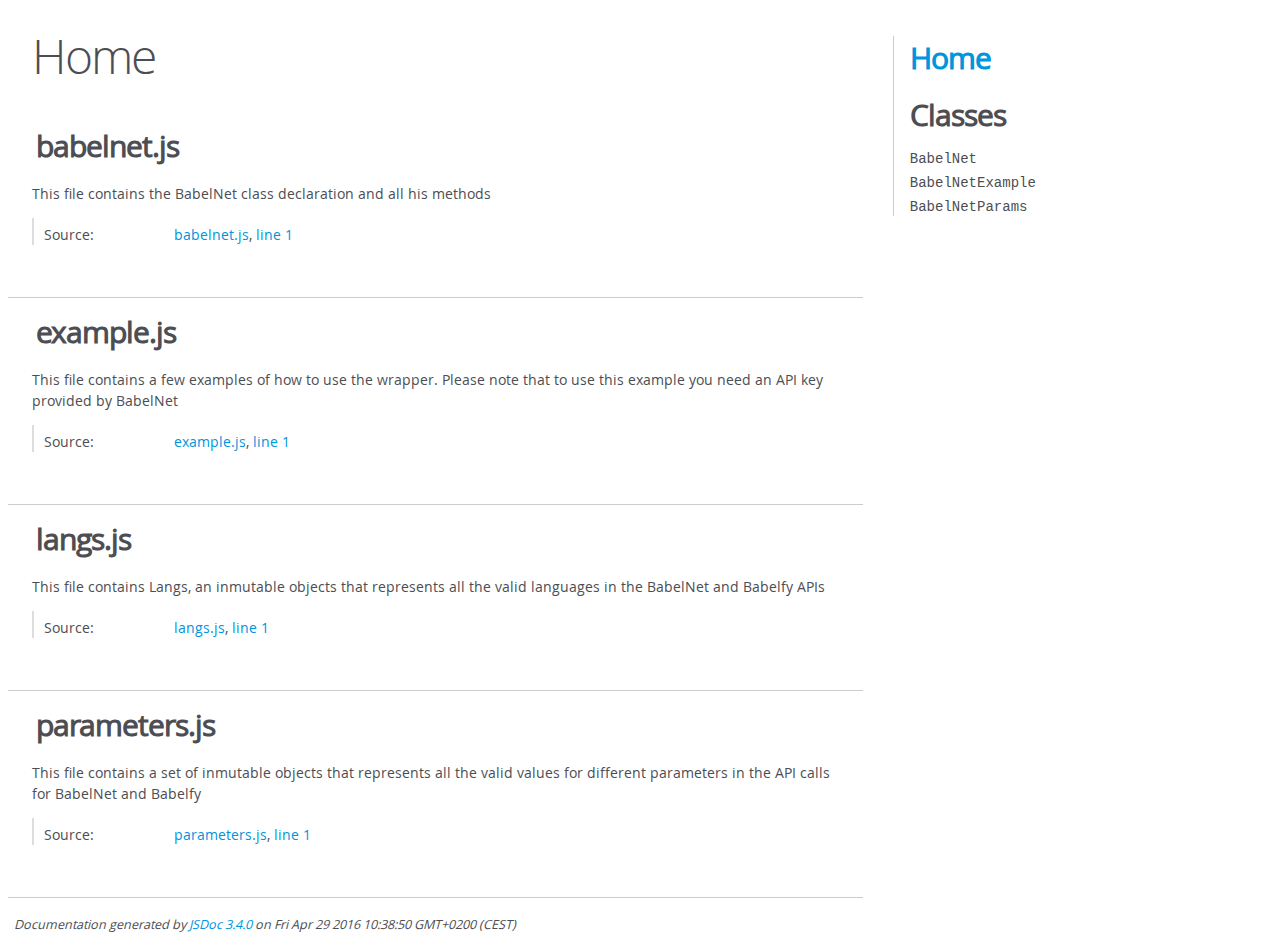
<file: doc/index.html>
<!DOCTYPE html>
<html lang="en">
<head>
    <meta charset="utf-8">
    <title>JSDoc: Home</title>

    <script src="scripts/prettify/prettify.js"> </script>
    <script src="scripts/prettify/lang-css.js"> </script>
    <!--[if lt IE 9]>
      <script src="//html5shiv.googlecode.com/svn/trunk/html5.js"></script>
    <![endif]-->
    <link type="text/css" rel="stylesheet" href="styles/prettify-tomorrow.css">
    <link type="text/css" rel="stylesheet" href="styles/jsdoc-default.css">
</head>

<body>

<div id="main">

    <h1 class="page-title">Home</h1>

    



    


    <h3> </h3>










    












<section>

<header>
    
        <h2>babelnet.js</h2>
        
    
</header>

<article>
    <div class="container-overview">
    
        
            <div class="description">This file contains the BabelNet class declaration and all his methods</div>
        

        


<dl class="details">

    

    

    

    

    

    

    

    

    

    

    

    

    
    <dt class="tag-source">Source:</dt>
    <dd class="tag-source"><ul class="dummy"><li>
        <a href="babelnet.js.html">babelnet.js</a>, <a href="babelnet.js.html#line1">line 1</a>
    </li></ul></dd>
    

    

    

    
</dl>


        
    
    </div>

    

    

    

     

    

    

    

    

    
</article>

</section>







<section>

<header>
    
        <h2>example.js</h2>
        
    
</header>

<article>
    <div class="container-overview">
    
        
            <div class="description">This file contains a few examples of how to use the wrapper.
Please note that to use this example you need an API key provided by BabelNet</div>
        

        


<dl class="details">

    

    

    

    

    

    

    

    

    

    

    

    

    
    <dt class="tag-source">Source:</dt>
    <dd class="tag-source"><ul class="dummy"><li>
        <a href="example.js.html">example.js</a>, <a href="example.js.html#line1">line 1</a>
    </li></ul></dd>
    

    

    

    
</dl>


        
    
    </div>

    

    

    

     

    

    

    

    

    
</article>

</section>







<section>

<header>
    
        <h2>langs.js</h2>
        
    
</header>

<article>
    <div class="container-overview">
    
        
            <div class="description">This file contains Langs, an inmutable objects that represents all the valid languages in the BabelNet and Babelfy APIs</div>
        

        


<dl class="details">

    

    

    

    

    

    

    

    

    

    

    

    

    
    <dt class="tag-source">Source:</dt>
    <dd class="tag-source"><ul class="dummy"><li>
        <a href="langs.js.html">langs.js</a>, <a href="langs.js.html#line1">line 1</a>
    </li></ul></dd>
    

    

    

    
</dl>


        
    
    </div>

    

    

    

     

    

    

    

    

    
</article>

</section>







<section>

<header>
    
        <h2>parameters.js</h2>
        
    
</header>

<article>
    <div class="container-overview">
    
        
            <div class="description">This file contains a set of inmutable objects that represents all the valid values for different parameters in the API calls for BabelNet and Babelfy</div>
        

        


<dl class="details">

    

    

    

    

    

    

    

    

    

    

    

    

    
    <dt class="tag-source">Source:</dt>
    <dd class="tag-source"><ul class="dummy"><li>
        <a href="parameters.js.html">parameters.js</a>, <a href="parameters.js.html#line1">line 1</a>
    </li></ul></dd>
    

    

    

    
</dl>


        
    
    </div>

    

    

    

     

    

    

    

    

    
</article>

</section>




</div>

<nav>
    <h2><a href="index.html">Home</a></h2><h3>Classes</h3><ul><li><a href="BabelNet.html">BabelNet</a></li><li><a href="BabelNetExample.html">BabelNetExample</a></li><li><a href="BabelNetParams.html">BabelNetParams</a></li></ul>
</nav>

<br class="clear">

<footer>
    Documentation generated by <a href="https://github.com/jsdoc3/jsdoc">JSDoc 3.4.0</a> on Fri Apr 29 2016 10:38:50 GMT+0200 (CEST)
</footer>

<script> prettyPrint(); </script>
<script src="scripts/linenumber.js"> </script>
</body>
</html>
</file>
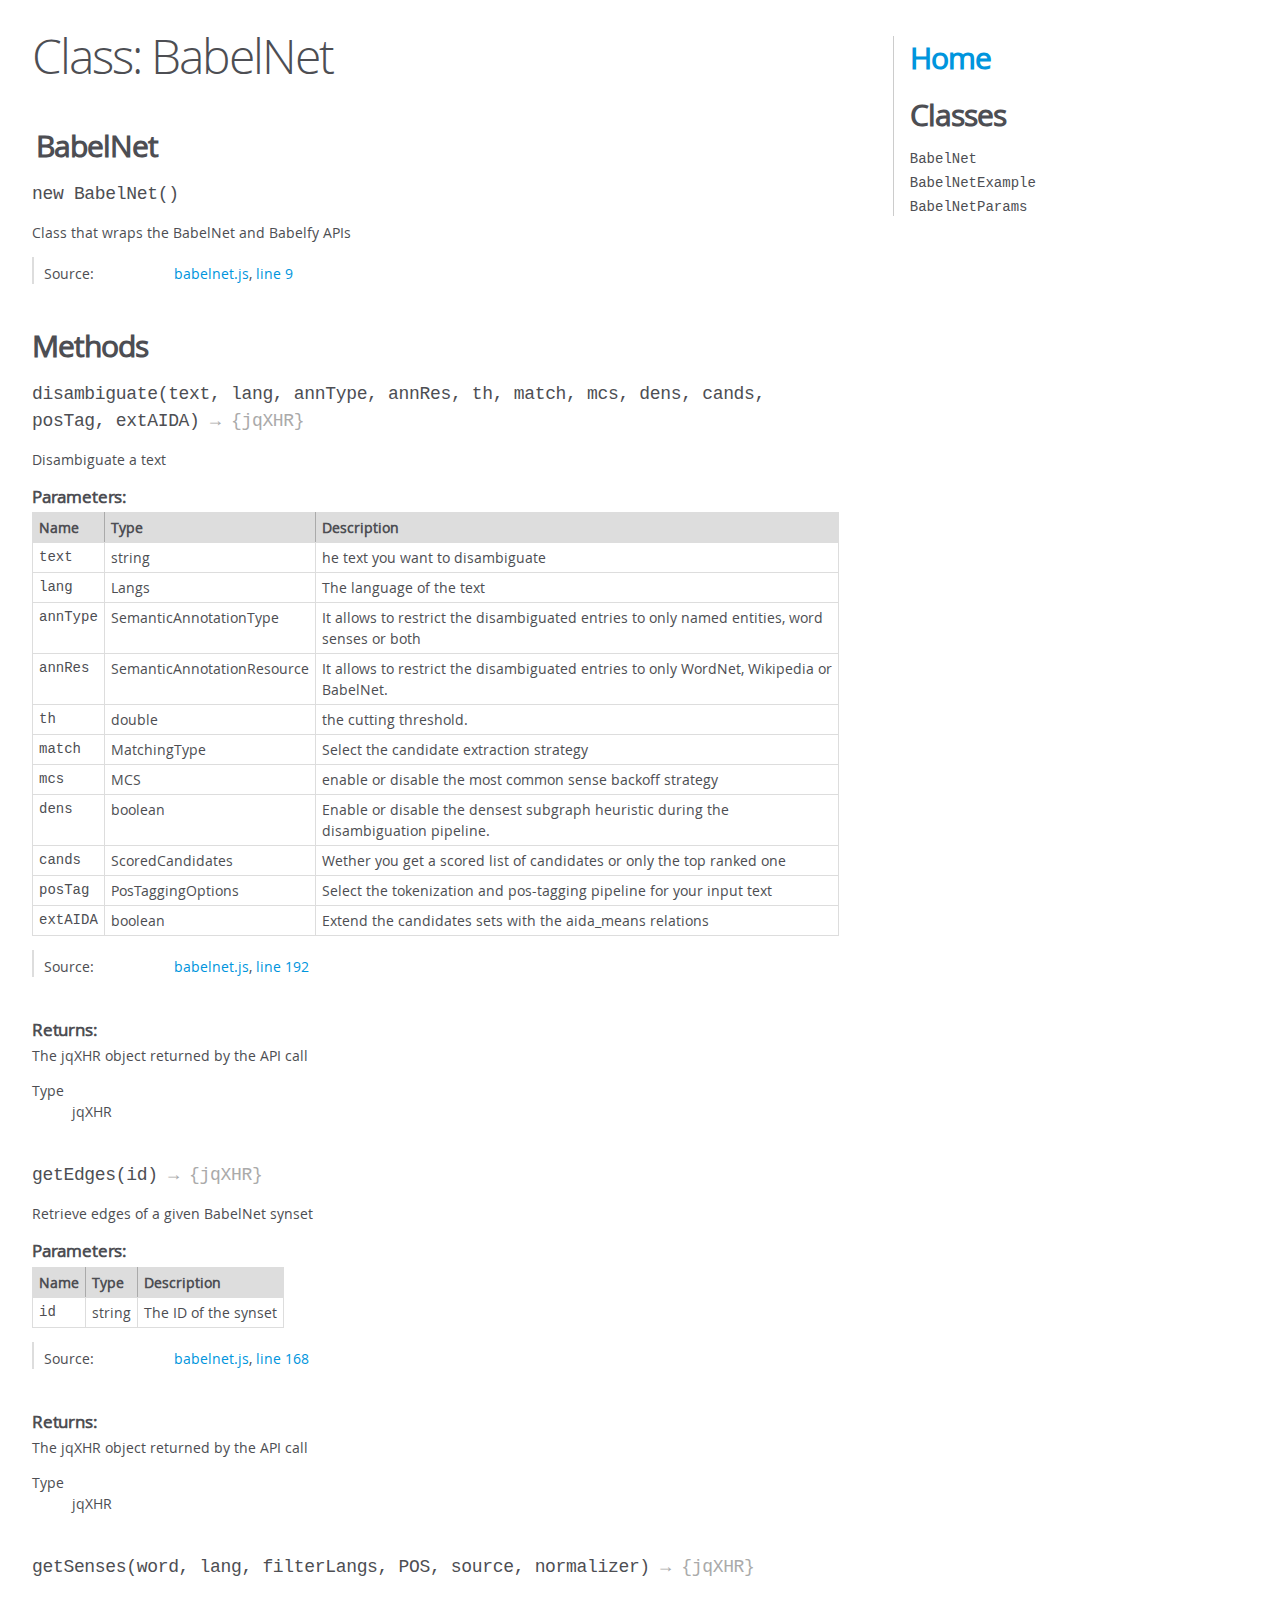
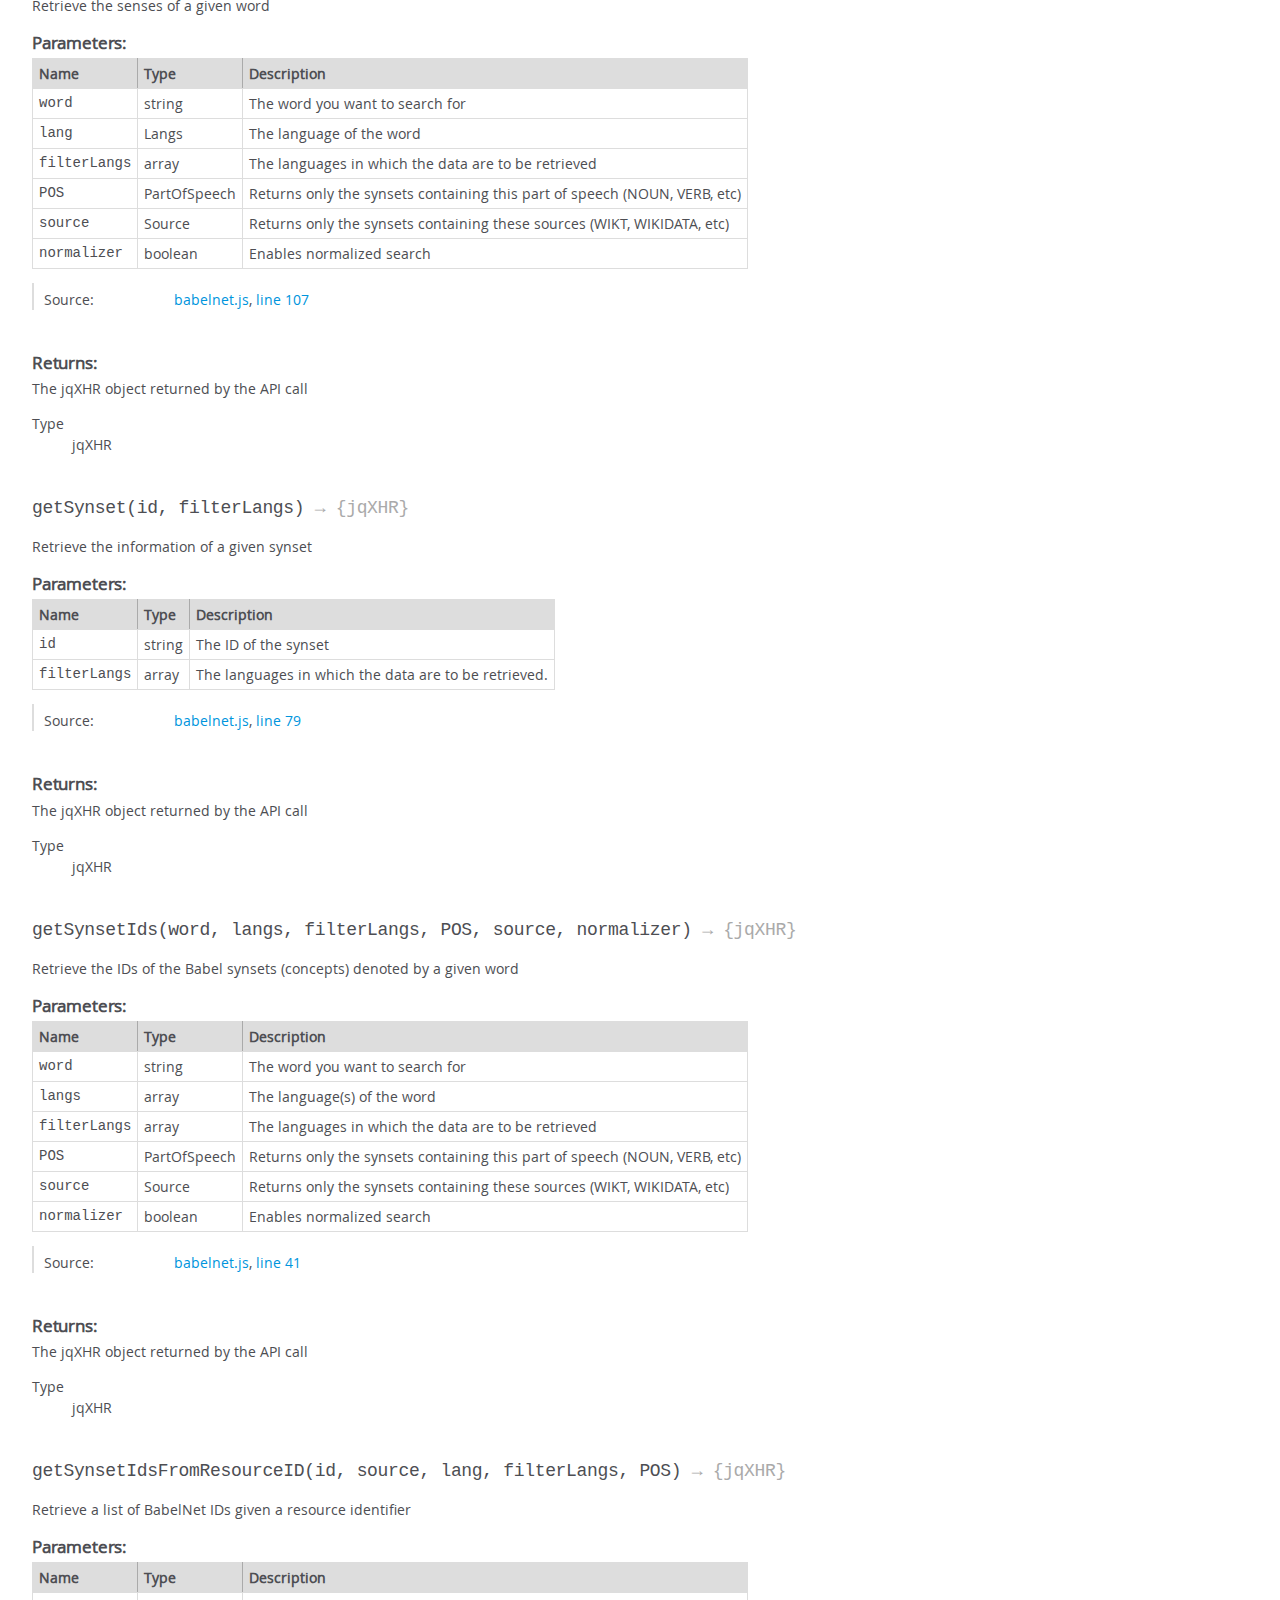
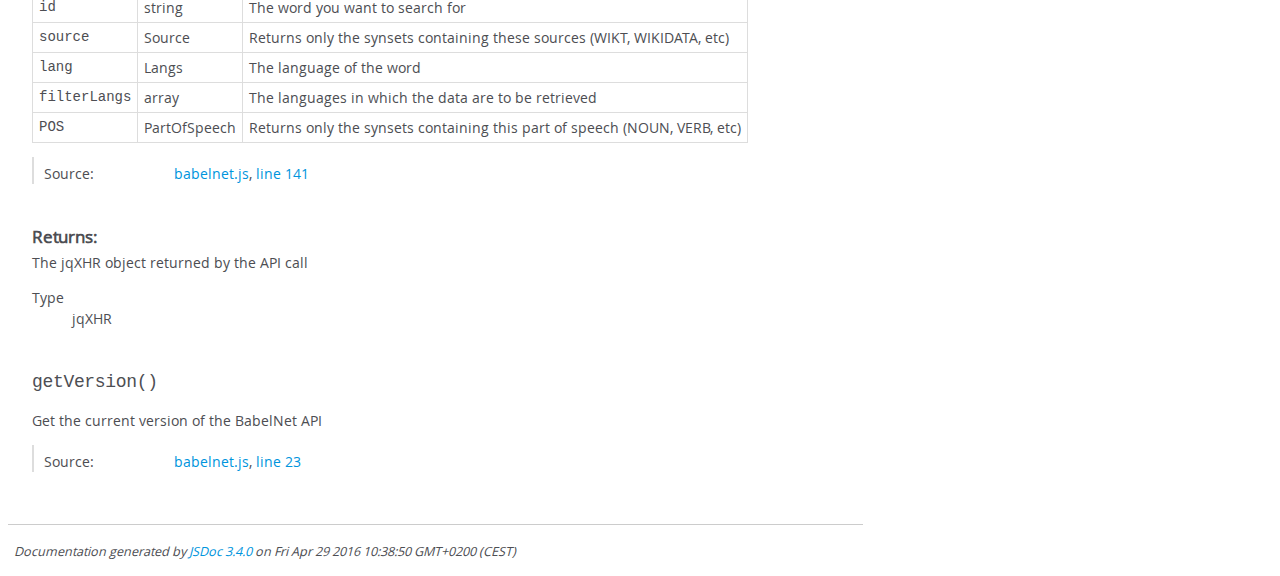
<file: doc/BabelNet.html>
<!DOCTYPE html>
<html lang="en">
<head>
    <meta charset="utf-8">
    <title>JSDoc: Class: BabelNet</title>

    <script src="scripts/prettify/prettify.js"> </script>
    <script src="scripts/prettify/lang-css.js"> </script>
    <!--[if lt IE 9]>
      <script src="//html5shiv.googlecode.com/svn/trunk/html5.js"></script>
    <![endif]-->
    <link type="text/css" rel="stylesheet" href="styles/prettify-tomorrow.css">
    <link type="text/css" rel="stylesheet" href="styles/jsdoc-default.css">
</head>

<body>

<div id="main">

    <h1 class="page-title">Class: BabelNet</h1>

    




<section>

<header>
    
        <h2>BabelNet</h2>
        
    
</header>

<article>
    <div class="container-overview">
    
        

    

    <h4 class="name" id="BabelNet"><span class="type-signature"></span>new BabelNet<span class="signature">()</span><span class="type-signature"></span></h4>

    



<div class="description">
    Class that wraps the BabelNet and Babelfy APIs
</div>













<dl class="details">

    

    

    

    

    

    

    

    

    

    

    

    

    
    <dt class="tag-source">Source:</dt>
    <dd class="tag-source"><ul class="dummy"><li>
        <a href="babelnet.js.html">babelnet.js</a>, <a href="babelnet.js.html#line9">line 9</a>
    </li></ul></dd>
    

    

    

    
</dl>
















    
    </div>

    

    

    

     

    

    

    
        <h3 class="subsection-title">Methods</h3>

        
            

    

    <h4 class="name" id="disambiguate"><span class="type-signature"></span>disambiguate<span class="signature">(text, lang, annType, annRes, th, match, mcs, dens, cands, posTag, extAIDA)</span><span class="type-signature"> &rarr; {jqXHR}</span></h4>

    



<div class="description">
    Disambiguate a text
</div>









    <h5>Parameters:</h5>
    

<table class="params">
    <thead>
    <tr>
        
        <th>Name</th>
        

        <th>Type</th>

        

        

        <th class="last">Description</th>
    </tr>
    </thead>

    <tbody>
    

        <tr>
            
                <td class="name"><code>text</code></td>
            

            <td class="type">
            
                
<span class="param-type">string</span>


            
            </td>

            

            

            <td class="description last">he text you want to disambiguate</td>
        </tr>

    

        <tr>
            
                <td class="name"><code>lang</code></td>
            

            <td class="type">
            
                
<span class="param-type">Langs</span>


            
            </td>

            

            

            <td class="description last">The language of the text</td>
        </tr>

    

        <tr>
            
                <td class="name"><code>annType</code></td>
            

            <td class="type">
            
                
<span class="param-type">SemanticAnnotationType</span>


            
            </td>

            

            

            <td class="description last">It allows to restrict the disambiguated entries to only named entities, word senses or both</td>
        </tr>

    

        <tr>
            
                <td class="name"><code>annRes</code></td>
            

            <td class="type">
            
                
<span class="param-type">SemanticAnnotationResource</span>


            
            </td>

            

            

            <td class="description last">It allows to restrict the disambiguated entries to only WordNet, Wikipedia or BabelNet.</td>
        </tr>

    

        <tr>
            
                <td class="name"><code>th</code></td>
            

            <td class="type">
            
                
<span class="param-type">double</span>


            
            </td>

            

            

            <td class="description last">the cutting threshold.</td>
        </tr>

    

        <tr>
            
                <td class="name"><code>match</code></td>
            

            <td class="type">
            
                
<span class="param-type">MatchingType</span>


            
            </td>

            

            

            <td class="description last">Select the candidate extraction strategy</td>
        </tr>

    

        <tr>
            
                <td class="name"><code>mcs</code></td>
            

            <td class="type">
            
                
<span class="param-type">MCS</span>


            
            </td>

            

            

            <td class="description last">enable or disable the most common sense backoff strategy</td>
        </tr>

    

        <tr>
            
                <td class="name"><code>dens</code></td>
            

            <td class="type">
            
                
<span class="param-type">boolean</span>


            
            </td>

            

            

            <td class="description last">Enable or disable the densest subgraph heuristic during the disambiguation pipeline.</td>
        </tr>

    

        <tr>
            
                <td class="name"><code>cands</code></td>
            

            <td class="type">
            
                
<span class="param-type">ScoredCandidates</span>


            
            </td>

            

            

            <td class="description last">Wether you get a scored list of candidates or only the top ranked one</td>
        </tr>

    

        <tr>
            
                <td class="name"><code>posTag</code></td>
            

            <td class="type">
            
                
<span class="param-type">PosTaggingOptions</span>


            
            </td>

            

            

            <td class="description last">Select the tokenization and pos-tagging pipeline for your input text</td>
        </tr>

    

        <tr>
            
                <td class="name"><code>extAIDA</code></td>
            

            <td class="type">
            
                
<span class="param-type">boolean</span>


            
            </td>

            

            

            <td class="description last">Extend the candidates sets with the aida_means relations</td>
        </tr>

    
    </tbody>
</table>






<dl class="details">

    

    

    

    

    

    

    

    

    

    

    

    

    
    <dt class="tag-source">Source:</dt>
    <dd class="tag-source"><ul class="dummy"><li>
        <a href="babelnet.js.html">babelnet.js</a>, <a href="babelnet.js.html#line192">line 192</a>
    </li></ul></dd>
    

    

    

    
</dl>













<h5>Returns:</h5>

        
<div class="param-desc">
    The jqXHR object returned by the API call
</div>



<dl>
    <dt>
        Type
    </dt>
    <dd>
        
<span class="param-type">jqXHR</span>


    </dd>
</dl>

    



        
            

    

    <h4 class="name" id="getEdges"><span class="type-signature"></span>getEdges<span class="signature">(id)</span><span class="type-signature"> &rarr; {jqXHR}</span></h4>

    



<div class="description">
    Retrieve edges of a given BabelNet synset
</div>









    <h5>Parameters:</h5>
    

<table class="params">
    <thead>
    <tr>
        
        <th>Name</th>
        

        <th>Type</th>

        

        

        <th class="last">Description</th>
    </tr>
    </thead>

    <tbody>
    

        <tr>
            
                <td class="name"><code>id</code></td>
            

            <td class="type">
            
                
<span class="param-type">string</span>


            
            </td>

            

            

            <td class="description last">The ID of the synset</td>
        </tr>

    
    </tbody>
</table>






<dl class="details">

    

    

    

    

    

    

    

    

    

    

    

    

    
    <dt class="tag-source">Source:</dt>
    <dd class="tag-source"><ul class="dummy"><li>
        <a href="babelnet.js.html">babelnet.js</a>, <a href="babelnet.js.html#line168">line 168</a>
    </li></ul></dd>
    

    

    

    
</dl>













<h5>Returns:</h5>

        
<div class="param-desc">
    The jqXHR object returned by the API call
</div>



<dl>
    <dt>
        Type
    </dt>
    <dd>
        
<span class="param-type">jqXHR</span>


    </dd>
</dl>

    



        
            

    

    <h4 class="name" id="getSenses"><span class="type-signature"></span>getSenses<span class="signature">(word, lang, filterLangs, POS, source, normalizer)</span><span class="type-signature"> &rarr; {jqXHR}</span></h4>

    



<div class="description">
    Retrieve the senses of a given word
</div>









    <h5>Parameters:</h5>
    

<table class="params">
    <thead>
    <tr>
        
        <th>Name</th>
        

        <th>Type</th>

        

        

        <th class="last">Description</th>
    </tr>
    </thead>

    <tbody>
    

        <tr>
            
                <td class="name"><code>word</code></td>
            

            <td class="type">
            
                
<span class="param-type">string</span>


            
            </td>

            

            

            <td class="description last">The word you want to search for</td>
        </tr>

    

        <tr>
            
                <td class="name"><code>lang</code></td>
            

            <td class="type">
            
                
<span class="param-type">Langs</span>


            
            </td>

            

            

            <td class="description last">The language of the word</td>
        </tr>

    

        <tr>
            
                <td class="name"><code>filterLangs</code></td>
            

            <td class="type">
            
                
<span class="param-type">array</span>


            
            </td>

            

            

            <td class="description last">The languages in which the data are to be retrieved</td>
        </tr>

    

        <tr>
            
                <td class="name"><code>POS</code></td>
            

            <td class="type">
            
                
<span class="param-type">PartOfSpeech</span>


            
            </td>

            

            

            <td class="description last">Returns only the synsets containing this part of speech (NOUN, VERB, etc)</td>
        </tr>

    

        <tr>
            
                <td class="name"><code>source</code></td>
            

            <td class="type">
            
                
<span class="param-type">Source</span>


            
            </td>

            

            

            <td class="description last">Returns only the synsets containing these sources (WIKT, WIKIDATA, etc)</td>
        </tr>

    

        <tr>
            
                <td class="name"><code>normalizer</code></td>
            

            <td class="type">
            
                
<span class="param-type">boolean</span>


            
            </td>

            

            

            <td class="description last">Enables normalized search</td>
        </tr>

    
    </tbody>
</table>






<dl class="details">

    

    

    

    

    

    

    

    

    

    

    

    

    
    <dt class="tag-source">Source:</dt>
    <dd class="tag-source"><ul class="dummy"><li>
        <a href="babelnet.js.html">babelnet.js</a>, <a href="babelnet.js.html#line107">line 107</a>
    </li></ul></dd>
    

    

    

    
</dl>













<h5>Returns:</h5>

        
<div class="param-desc">
    The jqXHR object returned by the API call
</div>



<dl>
    <dt>
        Type
    </dt>
    <dd>
        
<span class="param-type">jqXHR</span>


    </dd>
</dl>

    



        
            

    

    <h4 class="name" id="getSynset"><span class="type-signature"></span>getSynset<span class="signature">(id, filterLangs)</span><span class="type-signature"> &rarr; {jqXHR}</span></h4>

    



<div class="description">
    Retrieve the information of a given synset
</div>









    <h5>Parameters:</h5>
    

<table class="params">
    <thead>
    <tr>
        
        <th>Name</th>
        

        <th>Type</th>

        

        

        <th class="last">Description</th>
    </tr>
    </thead>

    <tbody>
    

        <tr>
            
                <td class="name"><code>id</code></td>
            

            <td class="type">
            
                
<span class="param-type">string</span>


            
            </td>

            

            

            <td class="description last">The ID of the synset</td>
        </tr>

    

        <tr>
            
                <td class="name"><code>filterLangs</code></td>
            

            <td class="type">
            
                
<span class="param-type">array</span>


            
            </td>

            

            

            <td class="description last">The languages in which the data are to be retrieved.</td>
        </tr>

    
    </tbody>
</table>






<dl class="details">

    

    

    

    

    

    

    

    

    

    

    

    

    
    <dt class="tag-source">Source:</dt>
    <dd class="tag-source"><ul class="dummy"><li>
        <a href="babelnet.js.html">babelnet.js</a>, <a href="babelnet.js.html#line79">line 79</a>
    </li></ul></dd>
    

    

    

    
</dl>













<h5>Returns:</h5>

        
<div class="param-desc">
    The jqXHR object returned by the API call
</div>



<dl>
    <dt>
        Type
    </dt>
    <dd>
        
<span class="param-type">jqXHR</span>


    </dd>
</dl>

    



        
            

    

    <h4 class="name" id="getSynsetIds"><span class="type-signature"></span>getSynsetIds<span class="signature">(word, langs, filterLangs, POS, source, normalizer)</span><span class="type-signature"> &rarr; {jqXHR}</span></h4>

    



<div class="description">
    Retrieve the IDs of the Babel synsets (concepts) denoted by a given word
</div>









    <h5>Parameters:</h5>
    

<table class="params">
    <thead>
    <tr>
        
        <th>Name</th>
        

        <th>Type</th>

        

        

        <th class="last">Description</th>
    </tr>
    </thead>

    <tbody>
    

        <tr>
            
                <td class="name"><code>word</code></td>
            

            <td class="type">
            
                
<span class="param-type">string</span>


            
            </td>

            

            

            <td class="description last">The word you want to search for</td>
        </tr>

    

        <tr>
            
                <td class="name"><code>langs</code></td>
            

            <td class="type">
            
                
<span class="param-type">array</span>


            
            </td>

            

            

            <td class="description last">The language(s) of the word</td>
        </tr>

    

        <tr>
            
                <td class="name"><code>filterLangs</code></td>
            

            <td class="type">
            
                
<span class="param-type">array</span>


            
            </td>

            

            

            <td class="description last">The languages in which the data are to be retrieved</td>
        </tr>

    

        <tr>
            
                <td class="name"><code>POS</code></td>
            

            <td class="type">
            
                
<span class="param-type">PartOfSpeech</span>


            
            </td>

            

            

            <td class="description last">Returns only the synsets containing this part of speech (NOUN, VERB, etc)</td>
        </tr>

    

        <tr>
            
                <td class="name"><code>source</code></td>
            

            <td class="type">
            
                
<span class="param-type">Source</span>


            
            </td>

            

            

            <td class="description last">Returns only the synsets containing these sources (WIKT, WIKIDATA, etc)</td>
        </tr>

    

        <tr>
            
                <td class="name"><code>normalizer</code></td>
            

            <td class="type">
            
                
<span class="param-type">boolean</span>


            
            </td>

            

            

            <td class="description last">Enables normalized search</td>
        </tr>

    
    </tbody>
</table>






<dl class="details">

    

    

    

    

    

    

    

    

    

    

    

    

    
    <dt class="tag-source">Source:</dt>
    <dd class="tag-source"><ul class="dummy"><li>
        <a href="babelnet.js.html">babelnet.js</a>, <a href="babelnet.js.html#line41">line 41</a>
    </li></ul></dd>
    

    

    

    
</dl>













<h5>Returns:</h5>

        
<div class="param-desc">
    The jqXHR object returned by the API call
</div>



<dl>
    <dt>
        Type
    </dt>
    <dd>
        
<span class="param-type">jqXHR</span>


    </dd>
</dl>

    



        
            

    

    <h4 class="name" id="getSynsetIdsFromResourceID"><span class="type-signature"></span>getSynsetIdsFromResourceID<span class="signature">(id, source, lang, filterLangs, POS)</span><span class="type-signature"> &rarr; {jqXHR}</span></h4>

    



<div class="description">
    Retrieve a list of BabelNet IDs given a resource identifier
</div>









    <h5>Parameters:</h5>
    

<table class="params">
    <thead>
    <tr>
        
        <th>Name</th>
        

        <th>Type</th>

        

        

        <th class="last">Description</th>
    </tr>
    </thead>

    <tbody>
    

        <tr>
            
                <td class="name"><code>id</code></td>
            

            <td class="type">
            
                
<span class="param-type">string</span>


            
            </td>

            

            

            <td class="description last">The word you want to search for</td>
        </tr>

    

        <tr>
            
                <td class="name"><code>source</code></td>
            

            <td class="type">
            
                
<span class="param-type">Source</span>


            
            </td>

            

            

            <td class="description last">Returns only the synsets containing these sources (WIKT, WIKIDATA, etc)</td>
        </tr>

    

        <tr>
            
                <td class="name"><code>lang</code></td>
            

            <td class="type">
            
                
<span class="param-type">Langs</span>


            
            </td>

            

            

            <td class="description last">The language of the word</td>
        </tr>

    

        <tr>
            
                <td class="name"><code>filterLangs</code></td>
            

            <td class="type">
            
                
<span class="param-type">array</span>


            
            </td>

            

            

            <td class="description last">The languages in which the data are to be retrieved</td>
        </tr>

    

        <tr>
            
                <td class="name"><code>POS</code></td>
            

            <td class="type">
            
                
<span class="param-type">PartOfSpeech</span>


            
            </td>

            

            

            <td class="description last">Returns only the synsets containing this part of speech (NOUN, VERB, etc)</td>
        </tr>

    
    </tbody>
</table>






<dl class="details">

    

    

    

    

    

    

    

    

    

    

    

    

    
    <dt class="tag-source">Source:</dt>
    <dd class="tag-source"><ul class="dummy"><li>
        <a href="babelnet.js.html">babelnet.js</a>, <a href="babelnet.js.html#line141">line 141</a>
    </li></ul></dd>
    

    

    

    
</dl>













<h5>Returns:</h5>

        
<div class="param-desc">
    The jqXHR object returned by the API call
</div>



<dl>
    <dt>
        Type
    </dt>
    <dd>
        
<span class="param-type">jqXHR</span>


    </dd>
</dl>

    



        
            

    

    <h4 class="name" id="getVersion"><span class="type-signature"></span>getVersion<span class="signature">()</span><span class="type-signature"></span></h4>

    



<div class="description">
    Get the current version of the BabelNet API
</div>













<dl class="details">

    

    

    

    

    

    

    

    

    

    

    

    

    
    <dt class="tag-source">Source:</dt>
    <dd class="tag-source"><ul class="dummy"><li>
        <a href="babelnet.js.html">babelnet.js</a>, <a href="babelnet.js.html#line23">line 23</a>
    </li></ul></dd>
    

    

    

    
</dl>
















        
    

    

    
</article>

</section>




</div>

<nav>
    <h2><a href="index.html">Home</a></h2><h3>Classes</h3><ul><li><a href="BabelNet.html">BabelNet</a></li><li><a href="BabelNetExample.html">BabelNetExample</a></li><li><a href="BabelNetParams.html">BabelNetParams</a></li></ul>
</nav>

<br class="clear">

<footer>
    Documentation generated by <a href="https://github.com/jsdoc3/jsdoc">JSDoc 3.4.0</a> on Fri Apr 29 2016 10:38:50 GMT+0200 (CEST)
</footer>

<script> prettyPrint(); </script>
<script src="scripts/linenumber.js"> </script>
</body>
</html>
</file>
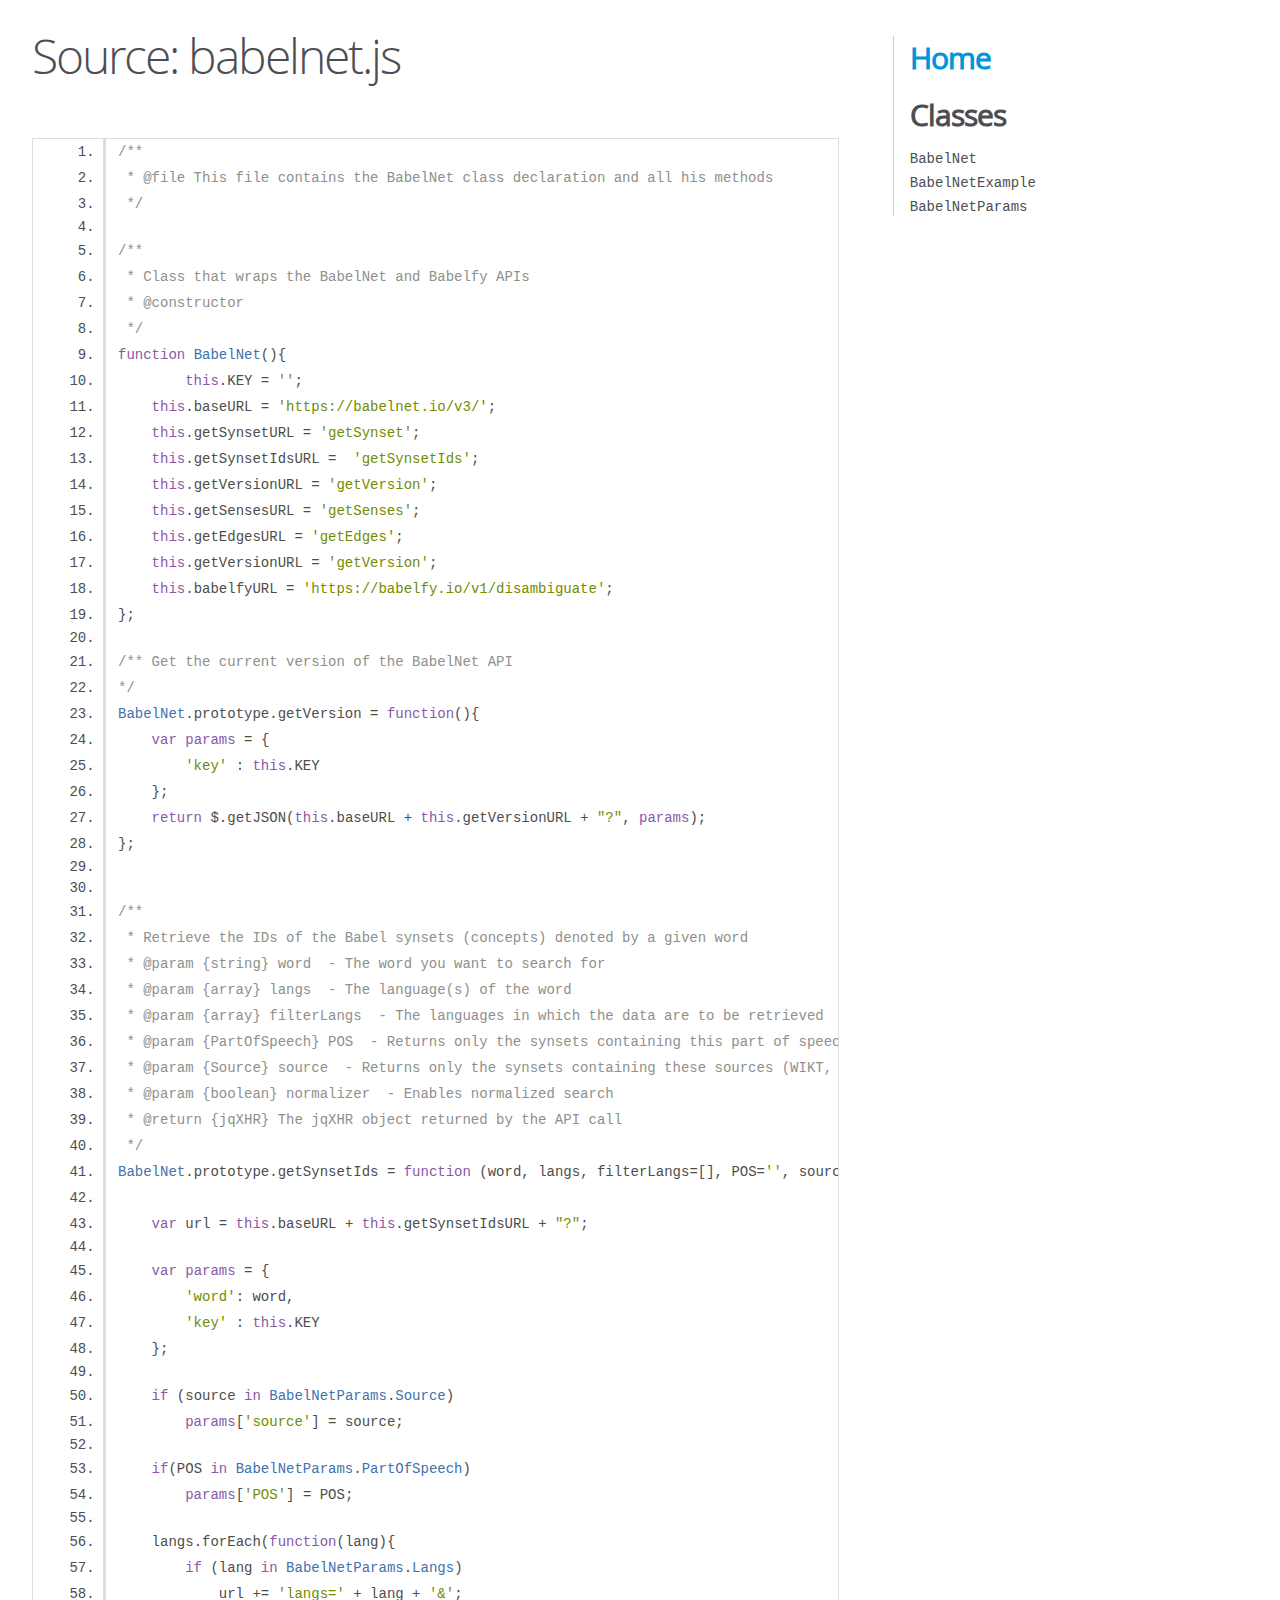
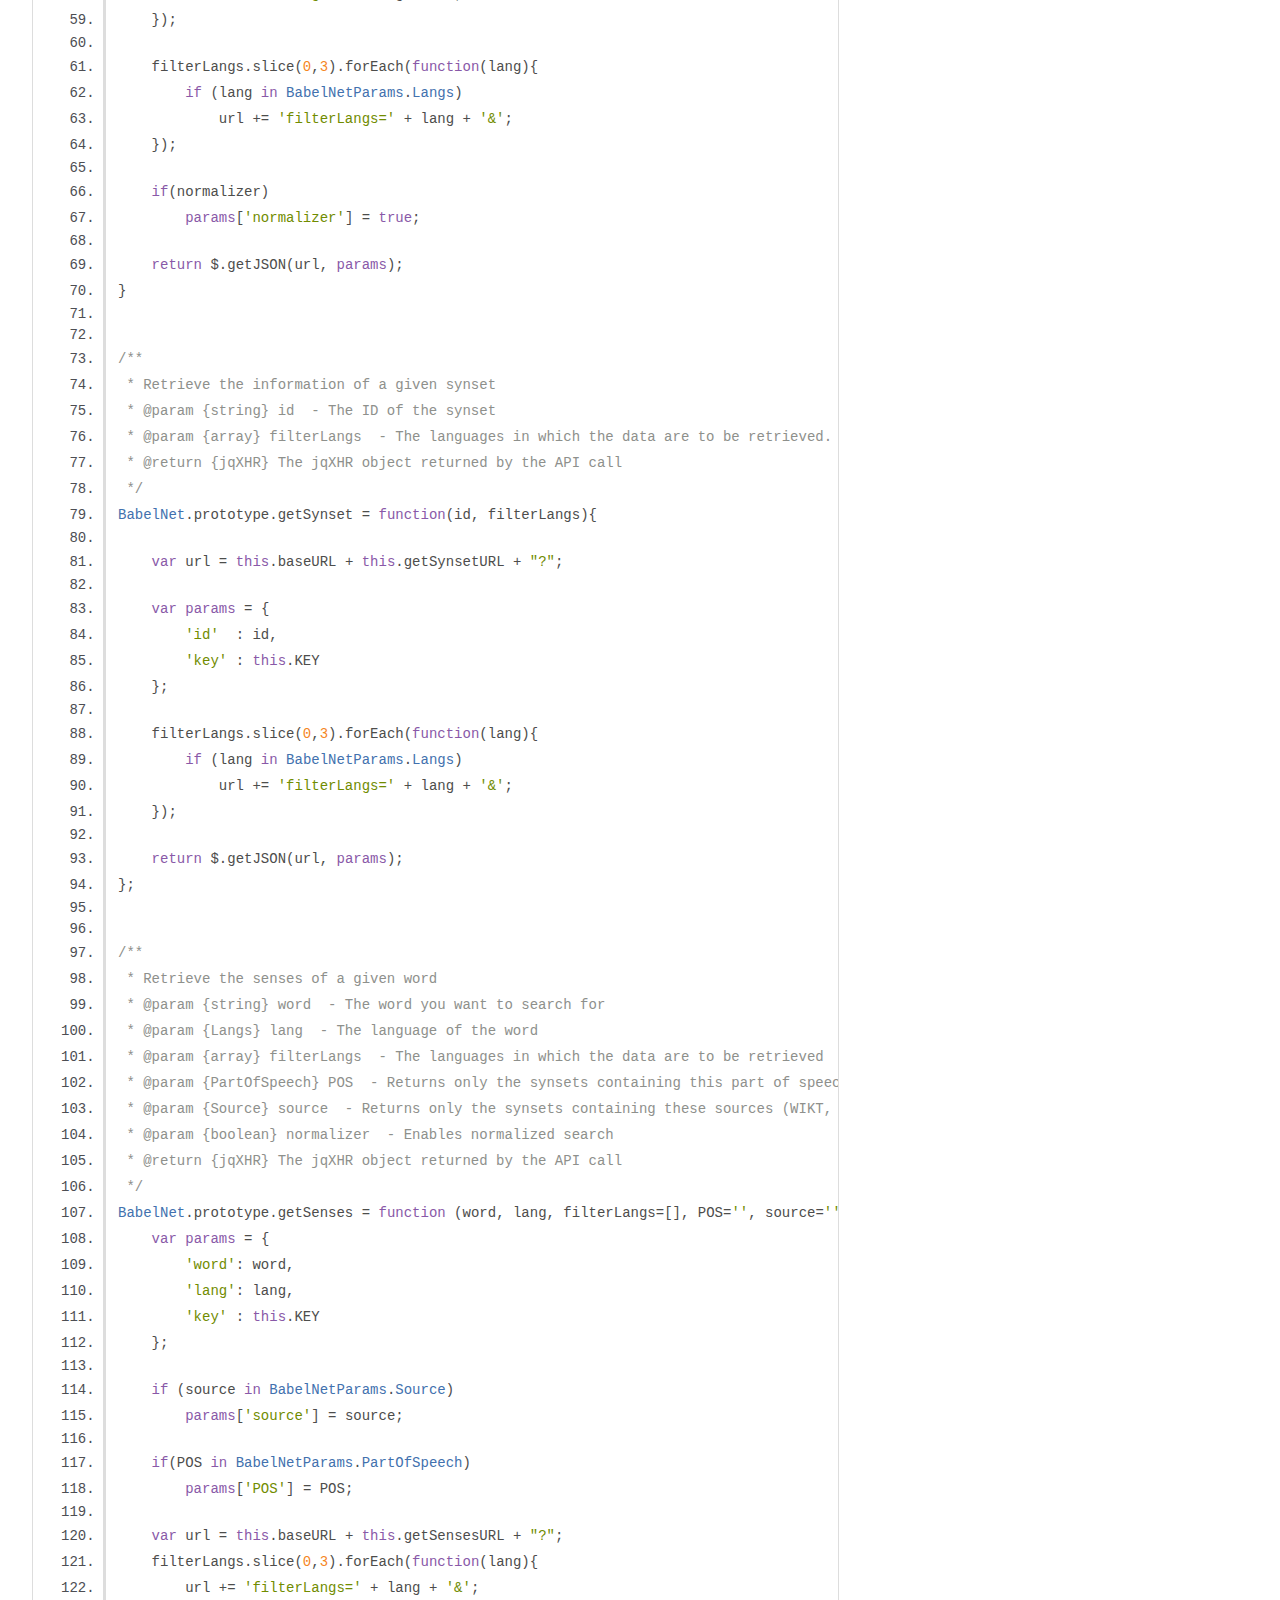
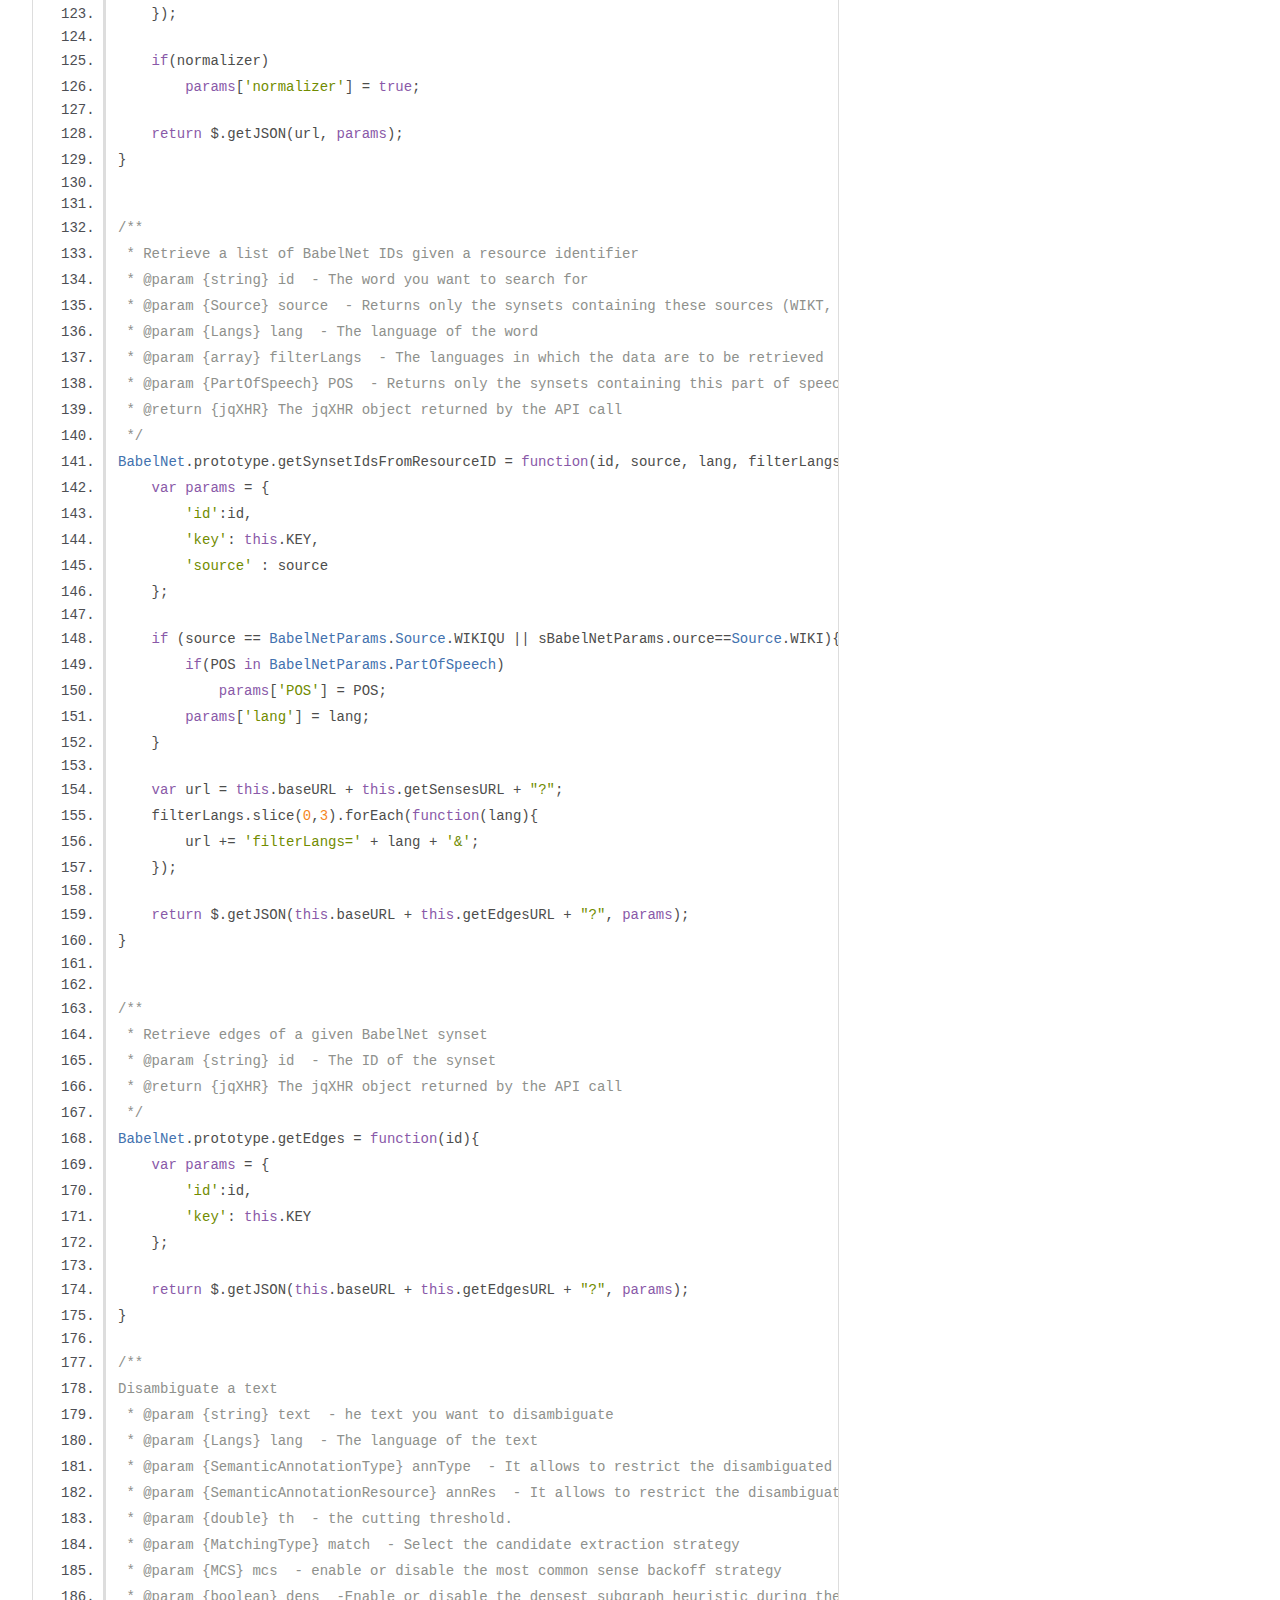
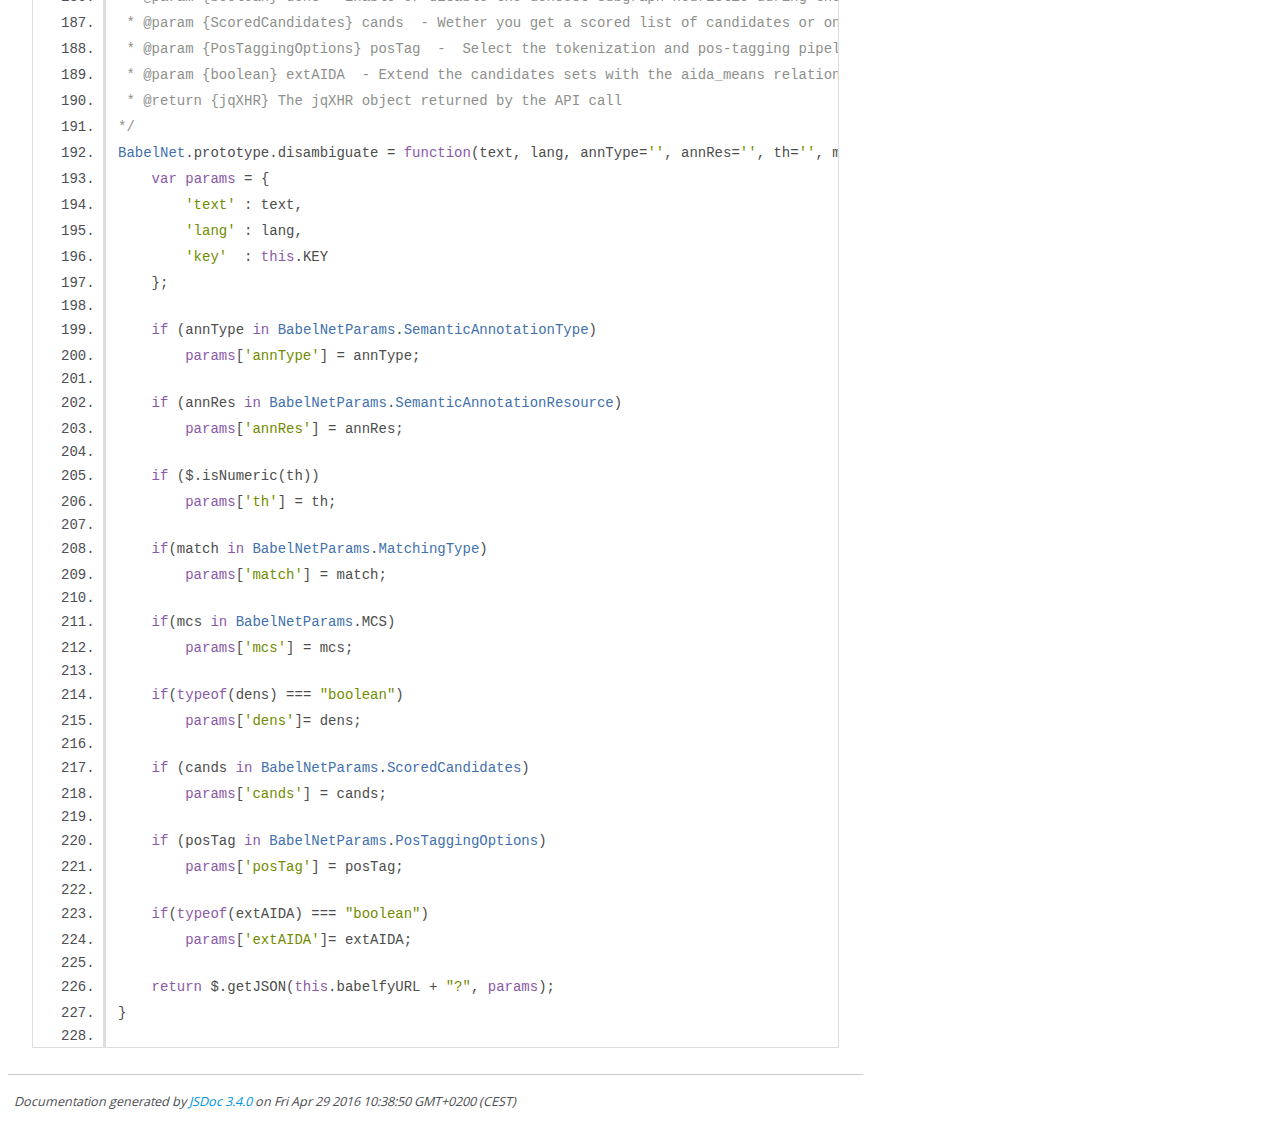
<file: doc/babelnet.js.html>
<!DOCTYPE html>
<html lang="en">
<head>
    <meta charset="utf-8">
    <title>JSDoc: Source: babelnet.js</title>

    <script src="scripts/prettify/prettify.js"> </script>
    <script src="scripts/prettify/lang-css.js"> </script>
    <!--[if lt IE 9]>
      <script src="//html5shiv.googlecode.com/svn/trunk/html5.js"></script>
    <![endif]-->
    <link type="text/css" rel="stylesheet" href="styles/prettify-tomorrow.css">
    <link type="text/css" rel="stylesheet" href="styles/jsdoc-default.css">
</head>

<body>

<div id="main">

    <h1 class="page-title">Source: babelnet.js</h1>

    



    
    <section>
        <article>
            <pre class="prettyprint source linenums"><code>/**
 * @file This file contains the BabelNet class declaration and all his methods
 */

/**
 * Class that wraps the BabelNet and Babelfy APIs
 * @constructor
 */
function BabelNet(){
	this.KEY = '';
    this.baseURL = 'https://babelnet.io/v3/';
    this.getSynsetURL = 'getSynset';
    this.getSynsetIdsURL =  'getSynsetIds';
    this.getVersionURL = 'getVersion';
    this.getSensesURL = 'getSenses';
    this.getEdgesURL = 'getEdges';
    this.getVersionURL = 'getVersion';
    this.babelfyURL = 'https://babelfy.io/v1/disambiguate';
};

/** Get the current version of the BabelNet API 
*/
BabelNet.prototype.getVersion = function(){
    var params = {        
        'key' : this.KEY
    };
    return $.getJSON(this.baseURL + this.getVersionURL + "?", params);
};


/**
 * Retrieve the IDs of the Babel synsets (concepts) denoted by a given word
 * @param {string} word  - The word you want to search for
 * @param {array} langs  - The language(s) of the word
 * @param {array} filterLangs  - The languages in which the data are to be retrieved
 * @param {PartOfSpeech} POS  - Returns only the synsets containing this part of speech (NOUN, VERB, etc)
 * @param {Source} source  - Returns only the synsets containing these sources (WIKT, WIKIDATA, etc)
 * @param {boolean} normalizer  - Enables normalized search
 * @return {jqXHR} The jqXHR object returned by the API call
 */
BabelNet.prototype.getSynsetIds = function (word, langs, filterLangs=[], POS='', source='', normalizer=false){
    
    var url = this.baseURL + this.getSynsetIdsURL + "?";

    var params = {
        'word': word,
        'key' : this.KEY
    };

    if (source in BabelNetParams.Source)
        params['source'] = source;

    if(POS in BabelNetParams.PartOfSpeech)
        params['POS'] = POS;

    langs.forEach(function(lang){
        if (lang in BabelNetParams.Langs)
            url += 'langs=' + lang + '&amp;';
    });

    filterLangs.slice(0,3).forEach(function(lang){
        if (lang in BabelNetParams.Langs)
            url += 'filterLangs=' + lang + '&amp;';
    });

    if(normalizer)
        params['normalizer'] = true;

    return $.getJSON(url, params);
}


/**
 * Retrieve the information of a given synset
 * @param {string} id  - The ID of the synset
 * @param {array} filterLangs  - The languages in which the data are to be retrieved.
 * @return {jqXHR} The jqXHR object returned by the API call
 */
BabelNet.prototype.getSynset = function(id, filterLangs){

    var url = this.baseURL + this.getSynsetURL + "?";

    var params = {
        'id'  : id,
        'key' : this.KEY
    };

    filterLangs.slice(0,3).forEach(function(lang){
        if (lang in BabelNetParams.Langs)
            url += 'filterLangs=' + lang + '&amp;';
    });

    return $.getJSON(url, params);
};


/**
 * Retrieve the senses of a given word
 * @param {string} word  - The word you want to search for
 * @param {Langs} lang  - The language of the word
 * @param {array} filterLangs  - The languages in which the data are to be retrieved
 * @param {PartOfSpeech} POS  - Returns only the synsets containing this part of speech (NOUN, VERB, etc)
 * @param {Source} source  - Returns only the synsets containing these sources (WIKT, WIKIDATA, etc)
 * @param {boolean} normalizer  - Enables normalized search
 * @return {jqXHR} The jqXHR object returned by the API call
 */
BabelNet.prototype.getSenses = function (word, lang, filterLangs=[], POS='', source='', normalizer=false){
    var params = {
        'word': word,
        'lang': lang,
        'key' : this.KEY
    };

    if (source in BabelNetParams.Source)
        params['source'] = source;

    if(POS in BabelNetParams.PartOfSpeech)
        params['POS'] = POS;

    var url = this.baseURL + this.getSensesURL + "?";
    filterLangs.slice(0,3).forEach(function(lang){
        url += 'filterLangs=' + lang + '&amp;';
    });

    if(normalizer)
        params['normalizer'] = true;

    return $.getJSON(url, params);
}


/**
 * Retrieve a list of BabelNet IDs given a resource identifier
 * @param {string} id  - The word you want to search for
 * @param {Source} source  - Returns only the synsets containing these sources (WIKT, WIKIDATA, etc)
 * @param {Langs} lang  - The language of the word
 * @param {array} filterLangs  - The languages in which the data are to be retrieved
 * @param {PartOfSpeech} POS  - Returns only the synsets containing this part of speech (NOUN, VERB, etc)
 * @return {jqXHR} The jqXHR object returned by the API call
 */
BabelNet.prototype.getSynsetIdsFromResourceID = function(id, source, lang, filterLangs=[], POS=''){
    var params = {
        'id':id,
        'key': this.KEY,
        'source' : source
    };

    if (source == BabelNetParams.Source.WIKIQU || sBabelNetParams.ource==Source.WIKI){
        if(POS in BabelNetParams.PartOfSpeech)
            params['POS'] = POS;
        params['lang'] = lang;
    }

    var url = this.baseURL + this.getSensesURL + "?";
    filterLangs.slice(0,3).forEach(function(lang){
        url += 'filterLangs=' + lang + '&amp;';
    });

    return $.getJSON(this.baseURL + this.getEdgesURL + "?", params);    
}


/**
 * Retrieve edges of a given BabelNet synset
 * @param {string} id  - The ID of the synset
 * @return {jqXHR} The jqXHR object returned by the API call
 */
BabelNet.prototype.getEdges = function(id){
    var params = {
        'id':id,
        'key': this.KEY
    };

    return $.getJSON(this.baseURL + this.getEdgesURL + "?", params);    
}

/**
Disambiguate a text
 * @param {string} text  - he text you want to disambiguate
 * @param {Langs} lang  - The language of the text
 * @param {SemanticAnnotationType} annType  - It allows to restrict the disambiguated entries to only named entities, word senses or both
 * @param {SemanticAnnotationResource} annRes  - It allows to restrict the disambiguated entries to only WordNet, Wikipedia or BabelNet.
 * @param {double} th  - the cutting threshold.
 * @param {MatchingType} match  - Select the candidate extraction strategy
 * @param {MCS} mcs  - enable or disable the most common sense backoff strategy
 * @param {boolean} dens  -Enable or disable the densest subgraph heuristic during the disambiguation pipeline.
 * @param {ScoredCandidates} cands  - Wether you get a scored list of candidates or only the top ranked one
 * @param {PosTaggingOptions} posTag  -  Select the tokenization and pos-tagging pipeline for your input text
 * @param {boolean} extAIDA  - Extend the candidates sets with the aida_means relations
 * @return {jqXHR} The jqXHR object returned by the API call
*/
BabelNet.prototype.disambiguate = function(text, lang, annType='', annRes='', th='', match='', mcs='', dens='', cands='', posTag='', extAIDA=''){
    var params = {
        'text' : text,
        'lang' : lang,
        'key'  : this.KEY
    };

    if (annType in BabelNetParams.SemanticAnnotationType)
        params['annType'] = annType;

    if (annRes in BabelNetParams.SemanticAnnotationResource)
        params['annRes'] = annRes;

    if ($.isNumeric(th))
        params['th'] = th;

    if(match in BabelNetParams.MatchingType)
        params['match'] = match;

    if(mcs in BabelNetParams.MCS)
        params['mcs'] = mcs;

    if(typeof(dens) === "boolean")
        params['dens']= dens;

    if (cands in BabelNetParams.ScoredCandidates)
        params['cands'] = cands;

    if (posTag in BabelNetParams.PosTaggingOptions)
        params['posTag'] = posTag;

    if(typeof(extAIDA) === "boolean")
        params['extAIDA']= extAIDA;    

    return $.getJSON(this.babelfyURL + "?", params);
}

</code></pre>
        </article>
    </section>




</div>

<nav>
    <h2><a href="index.html">Home</a></h2><h3>Classes</h3><ul><li><a href="BabelNet.html">BabelNet</a></li><li><a href="BabelNetExample.html">BabelNetExample</a></li><li><a href="BabelNetParams.html">BabelNetParams</a></li></ul>
</nav>

<br class="clear">

<footer>
    Documentation generated by <a href="https://github.com/jsdoc3/jsdoc">JSDoc 3.4.0</a> on Fri Apr 29 2016 10:38:50 GMT+0200 (CEST)
</footer>

<script> prettyPrint(); </script>
<script src="scripts/linenumber.js"> </script>
</body>
</html>
</file>
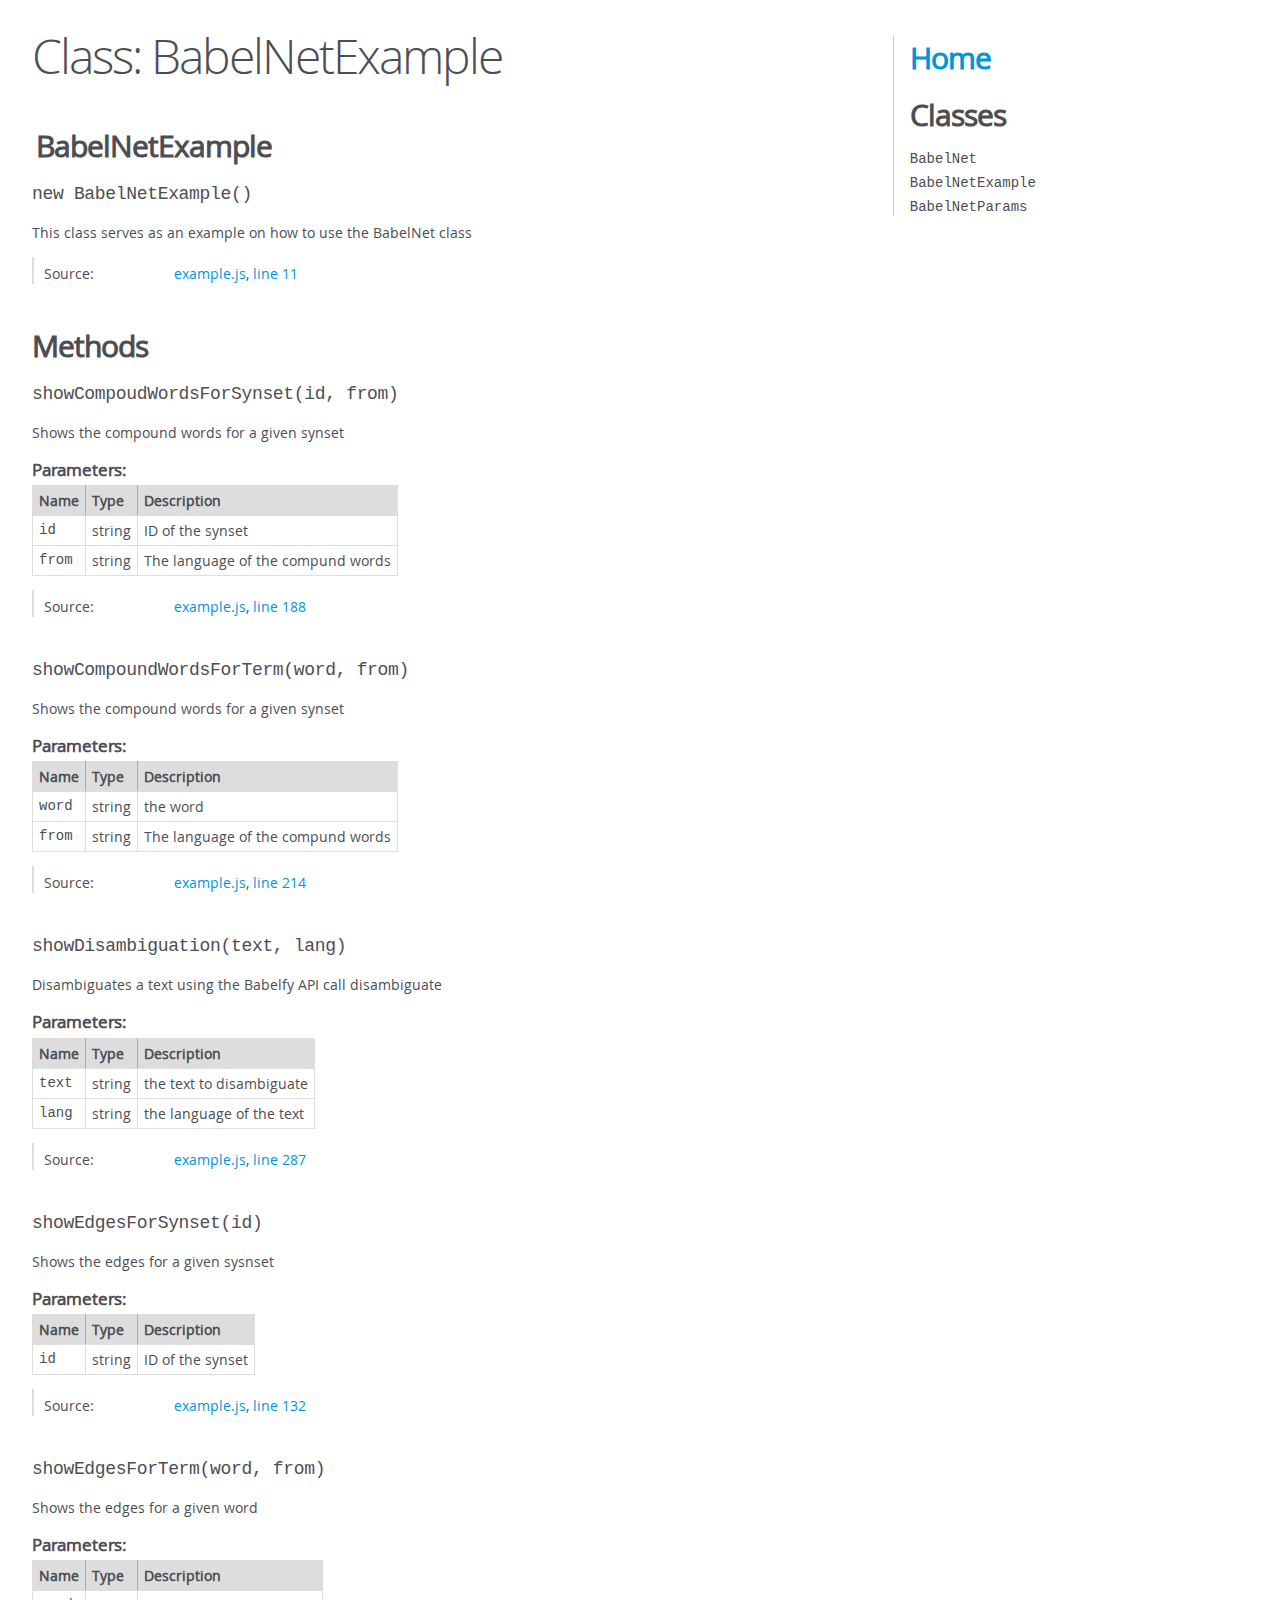
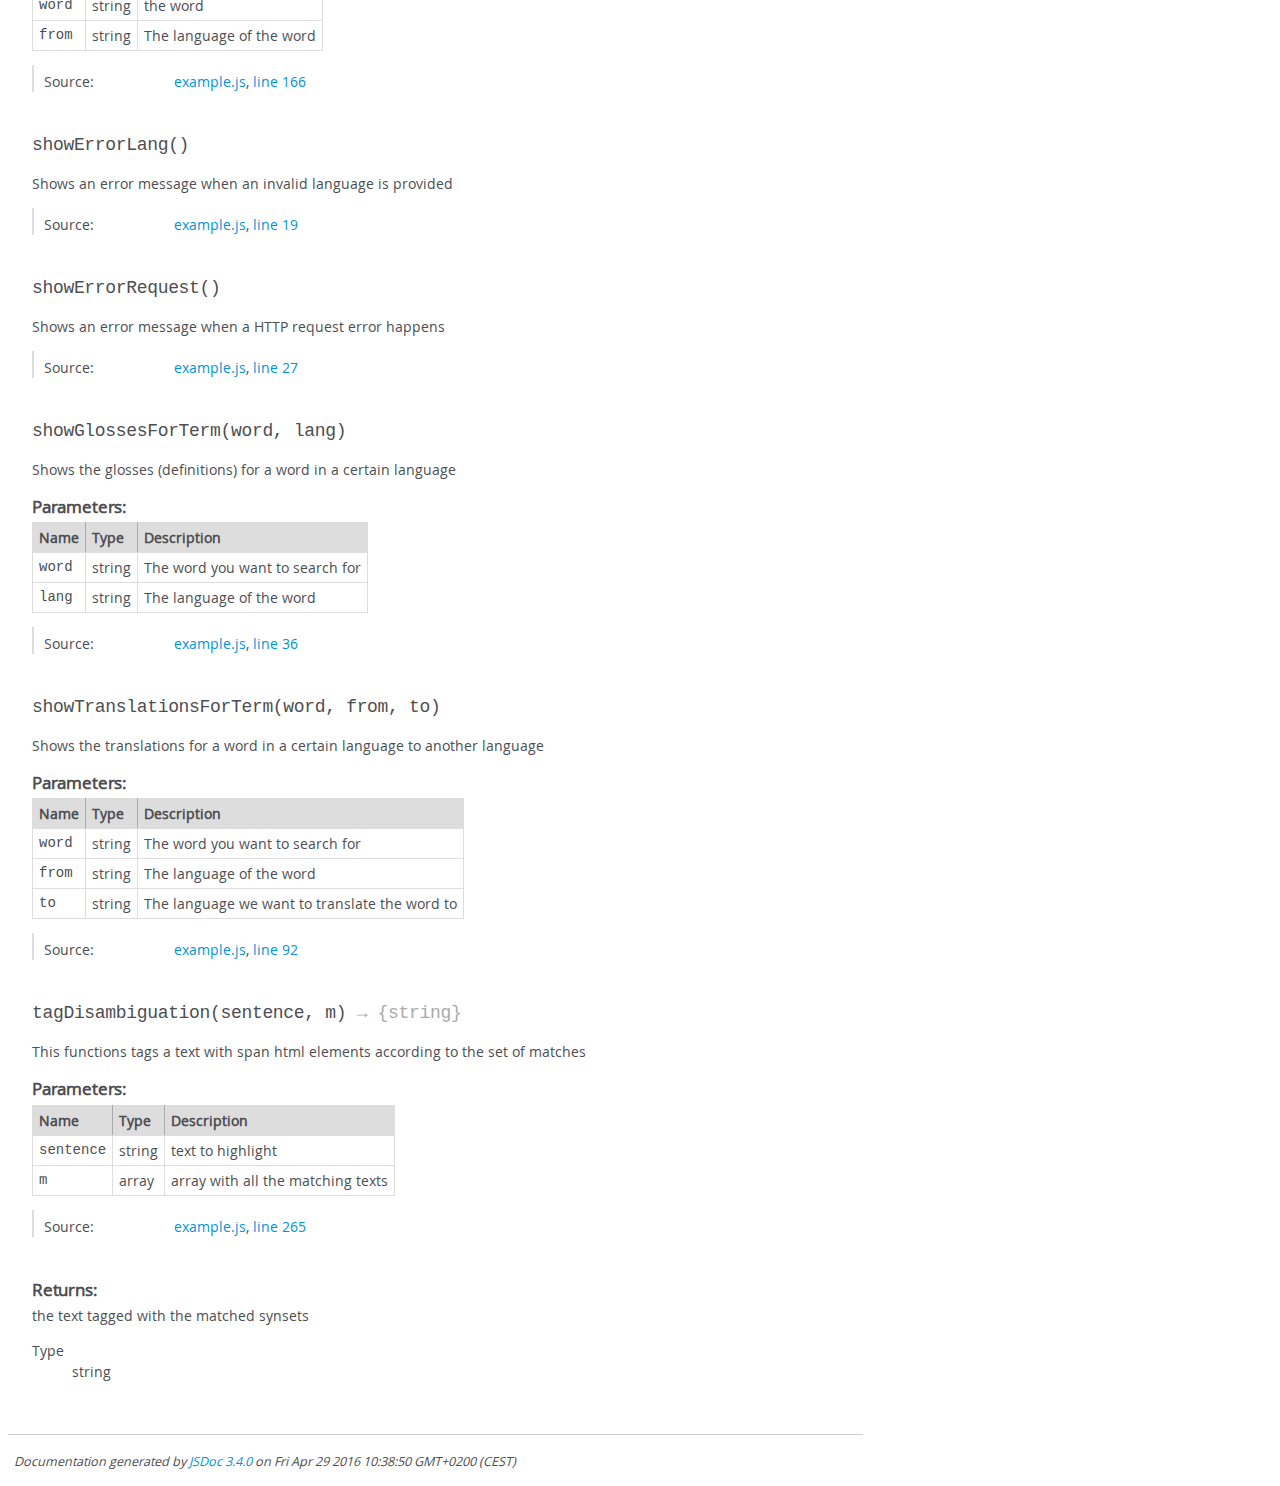
<file: doc/BabelNetExample.html>
<!DOCTYPE html>
<html lang="en">
<head>
    <meta charset="utf-8">
    <title>JSDoc: Class: BabelNetExample</title>

    <script src="scripts/prettify/prettify.js"> </script>
    <script src="scripts/prettify/lang-css.js"> </script>
    <!--[if lt IE 9]>
      <script src="//html5shiv.googlecode.com/svn/trunk/html5.js"></script>
    <![endif]-->
    <link type="text/css" rel="stylesheet" href="styles/prettify-tomorrow.css">
    <link type="text/css" rel="stylesheet" href="styles/jsdoc-default.css">
</head>

<body>

<div id="main">

    <h1 class="page-title">Class: BabelNetExample</h1>

    




<section>

<header>
    
        <h2>BabelNetExample</h2>
        
    
</header>

<article>
    <div class="container-overview">
    
        

    

    <h4 class="name" id="BabelNetExample"><span class="type-signature"></span>new BabelNetExample<span class="signature">()</span><span class="type-signature"></span></h4>

    



<div class="description">
    This class serves as an example on how to use the BabelNet class
</div>













<dl class="details">

    

    

    

    

    

    

    

    

    

    

    

    

    
    <dt class="tag-source">Source:</dt>
    <dd class="tag-source"><ul class="dummy"><li>
        <a href="example.js.html">example.js</a>, <a href="example.js.html#line11">line 11</a>
    </li></ul></dd>
    

    

    

    
</dl>
















    
    </div>

    

    

    

     

    

    

    
        <h3 class="subsection-title">Methods</h3>

        
            

    

    <h4 class="name" id="showCompoudWordsForSynset"><span class="type-signature"></span>showCompoudWordsForSynset<span class="signature">(id, from)</span><span class="type-signature"></span></h4>

    



<div class="description">
    Shows the compound words for a given synset
</div>









    <h5>Parameters:</h5>
    

<table class="params">
    <thead>
    <tr>
        
        <th>Name</th>
        

        <th>Type</th>

        

        

        <th class="last">Description</th>
    </tr>
    </thead>

    <tbody>
    

        <tr>
            
                <td class="name"><code>id</code></td>
            

            <td class="type">
            
                
<span class="param-type">string</span>


            
            </td>

            

            

            <td class="description last">ID of the synset</td>
        </tr>

    

        <tr>
            
                <td class="name"><code>from</code></td>
            

            <td class="type">
            
                
<span class="param-type">string</span>


            
            </td>

            

            

            <td class="description last">The language of the compund words</td>
        </tr>

    
    </tbody>
</table>






<dl class="details">

    

    

    

    

    

    

    

    

    

    

    

    

    
    <dt class="tag-source">Source:</dt>
    <dd class="tag-source"><ul class="dummy"><li>
        <a href="example.js.html">example.js</a>, <a href="example.js.html#line188">line 188</a>
    </li></ul></dd>
    

    

    

    
</dl>
















        
            

    

    <h4 class="name" id="showCompoundWordsForTerm"><span class="type-signature"></span>showCompoundWordsForTerm<span class="signature">(word, from)</span><span class="type-signature"></span></h4>

    



<div class="description">
    Shows the compound words for a given synset
</div>









    <h5>Parameters:</h5>
    

<table class="params">
    <thead>
    <tr>
        
        <th>Name</th>
        

        <th>Type</th>

        

        

        <th class="last">Description</th>
    </tr>
    </thead>

    <tbody>
    

        <tr>
            
                <td class="name"><code>word</code></td>
            

            <td class="type">
            
                
<span class="param-type">string</span>


            
            </td>

            

            

            <td class="description last">the word</td>
        </tr>

    

        <tr>
            
                <td class="name"><code>from</code></td>
            

            <td class="type">
            
                
<span class="param-type">string</span>


            
            </td>

            

            

            <td class="description last">The language of the compund words</td>
        </tr>

    
    </tbody>
</table>






<dl class="details">

    

    

    

    

    

    

    

    

    

    

    

    

    
    <dt class="tag-source">Source:</dt>
    <dd class="tag-source"><ul class="dummy"><li>
        <a href="example.js.html">example.js</a>, <a href="example.js.html#line214">line 214</a>
    </li></ul></dd>
    

    

    

    
</dl>
















        
            

    

    <h4 class="name" id="showDisambiguation"><span class="type-signature"></span>showDisambiguation<span class="signature">(text, lang)</span><span class="type-signature"></span></h4>

    



<div class="description">
    Disambiguates a text using the Babelfy API call disambiguate
</div>









    <h5>Parameters:</h5>
    

<table class="params">
    <thead>
    <tr>
        
        <th>Name</th>
        

        <th>Type</th>

        

        

        <th class="last">Description</th>
    </tr>
    </thead>

    <tbody>
    

        <tr>
            
                <td class="name"><code>text</code></td>
            

            <td class="type">
            
                
<span class="param-type">string</span>


            
            </td>

            

            

            <td class="description last">the text to disambiguate</td>
        </tr>

    

        <tr>
            
                <td class="name"><code>lang</code></td>
            

            <td class="type">
            
                
<span class="param-type">string</span>


            
            </td>

            

            

            <td class="description last">the language of the text</td>
        </tr>

    
    </tbody>
</table>






<dl class="details">

    

    

    

    

    

    

    

    

    

    

    

    

    
    <dt class="tag-source">Source:</dt>
    <dd class="tag-source"><ul class="dummy"><li>
        <a href="example.js.html">example.js</a>, <a href="example.js.html#line287">line 287</a>
    </li></ul></dd>
    

    

    

    
</dl>
















        
            

    

    <h4 class="name" id="showEdgesForSynset"><span class="type-signature"></span>showEdgesForSynset<span class="signature">(id)</span><span class="type-signature"></span></h4>

    



<div class="description">
    Shows the edges for a given sysnset
</div>









    <h5>Parameters:</h5>
    

<table class="params">
    <thead>
    <tr>
        
        <th>Name</th>
        

        <th>Type</th>

        

        

        <th class="last">Description</th>
    </tr>
    </thead>

    <tbody>
    

        <tr>
            
                <td class="name"><code>id</code></td>
            

            <td class="type">
            
                
<span class="param-type">string</span>


            
            </td>

            

            

            <td class="description last">ID of the synset</td>
        </tr>

    
    </tbody>
</table>






<dl class="details">

    

    

    

    

    

    

    

    

    

    

    

    

    
    <dt class="tag-source">Source:</dt>
    <dd class="tag-source"><ul class="dummy"><li>
        <a href="example.js.html">example.js</a>, <a href="example.js.html#line132">line 132</a>
    </li></ul></dd>
    

    

    

    
</dl>
















        
            

    

    <h4 class="name" id="showEdgesForTerm"><span class="type-signature"></span>showEdgesForTerm<span class="signature">(word, from)</span><span class="type-signature"></span></h4>

    



<div class="description">
    Shows the edges for a given word
</div>









    <h5>Parameters:</h5>
    

<table class="params">
    <thead>
    <tr>
        
        <th>Name</th>
        

        <th>Type</th>

        

        

        <th class="last">Description</th>
    </tr>
    </thead>

    <tbody>
    

        <tr>
            
                <td class="name"><code>word</code></td>
            

            <td class="type">
            
                
<span class="param-type">string</span>


            
            </td>

            

            

            <td class="description last">the word</td>
        </tr>

    

        <tr>
            
                <td class="name"><code>from</code></td>
            

            <td class="type">
            
                
<span class="param-type">string</span>


            
            </td>

            

            

            <td class="description last">The language of the word</td>
        </tr>

    
    </tbody>
</table>






<dl class="details">

    

    

    

    

    

    

    

    

    

    

    

    

    
    <dt class="tag-source">Source:</dt>
    <dd class="tag-source"><ul class="dummy"><li>
        <a href="example.js.html">example.js</a>, <a href="example.js.html#line166">line 166</a>
    </li></ul></dd>
    

    

    

    
</dl>
















        
            

    

    <h4 class="name" id="showErrorLang"><span class="type-signature"></span>showErrorLang<span class="signature">()</span><span class="type-signature"></span></h4>

    



<div class="description">
    Shows an error message when an invalid language is provided
</div>













<dl class="details">

    

    

    

    

    

    

    

    

    

    

    

    

    
    <dt class="tag-source">Source:</dt>
    <dd class="tag-source"><ul class="dummy"><li>
        <a href="example.js.html">example.js</a>, <a href="example.js.html#line19">line 19</a>
    </li></ul></dd>
    

    

    

    
</dl>
















        
            

    

    <h4 class="name" id="showErrorRequest"><span class="type-signature"></span>showErrorRequest<span class="signature">()</span><span class="type-signature"></span></h4>

    



<div class="description">
    Shows an error message when a HTTP request error happens
</div>













<dl class="details">

    

    

    

    

    

    

    

    

    

    

    

    

    
    <dt class="tag-source">Source:</dt>
    <dd class="tag-source"><ul class="dummy"><li>
        <a href="example.js.html">example.js</a>, <a href="example.js.html#line27">line 27</a>
    </li></ul></dd>
    

    

    

    
</dl>
















        
            

    

    <h4 class="name" id="showGlossesForTerm"><span class="type-signature"></span>showGlossesForTerm<span class="signature">(word, lang)</span><span class="type-signature"></span></h4>

    



<div class="description">
    Shows the glosses (definitions) for a word in a certain language
</div>









    <h5>Parameters:</h5>
    

<table class="params">
    <thead>
    <tr>
        
        <th>Name</th>
        

        <th>Type</th>

        

        

        <th class="last">Description</th>
    </tr>
    </thead>

    <tbody>
    

        <tr>
            
                <td class="name"><code>word</code></td>
            

            <td class="type">
            
                
<span class="param-type">string</span>


            
            </td>

            

            

            <td class="description last">The word you want to search for</td>
        </tr>

    

        <tr>
            
                <td class="name"><code>lang</code></td>
            

            <td class="type">
            
                
<span class="param-type">string</span>


            
            </td>

            

            

            <td class="description last">The language of the word</td>
        </tr>

    
    </tbody>
</table>






<dl class="details">

    

    

    

    

    

    

    

    

    

    

    

    

    
    <dt class="tag-source">Source:</dt>
    <dd class="tag-source"><ul class="dummy"><li>
        <a href="example.js.html">example.js</a>, <a href="example.js.html#line36">line 36</a>
    </li></ul></dd>
    

    

    

    
</dl>
















        
            

    

    <h4 class="name" id="showTranslationsForTerm"><span class="type-signature"></span>showTranslationsForTerm<span class="signature">(word, from, to)</span><span class="type-signature"></span></h4>

    



<div class="description">
    Shows the translations for a word in a certain language to another language
</div>









    <h5>Parameters:</h5>
    

<table class="params">
    <thead>
    <tr>
        
        <th>Name</th>
        

        <th>Type</th>

        

        

        <th class="last">Description</th>
    </tr>
    </thead>

    <tbody>
    

        <tr>
            
                <td class="name"><code>word</code></td>
            

            <td class="type">
            
                
<span class="param-type">string</span>


            
            </td>

            

            

            <td class="description last">The word you want to search for</td>
        </tr>

    

        <tr>
            
                <td class="name"><code>from</code></td>
            

            <td class="type">
            
                
<span class="param-type">string</span>


            
            </td>

            

            

            <td class="description last">The language of the word</td>
        </tr>

    

        <tr>
            
                <td class="name"><code>to</code></td>
            

            <td class="type">
            
                
<span class="param-type">string</span>


            
            </td>

            

            

            <td class="description last">The language we want to translate the word to</td>
        </tr>

    
    </tbody>
</table>






<dl class="details">

    

    

    

    

    

    

    

    

    

    

    

    

    
    <dt class="tag-source">Source:</dt>
    <dd class="tag-source"><ul class="dummy"><li>
        <a href="example.js.html">example.js</a>, <a href="example.js.html#line92">line 92</a>
    </li></ul></dd>
    

    

    

    
</dl>
















        
            

    

    <h4 class="name" id="tagDisambiguation"><span class="type-signature"></span>tagDisambiguation<span class="signature">(sentence, m)</span><span class="type-signature"> &rarr; {string}</span></h4>

    



<div class="description">
    This functions tags a text with span html elements according to the set of matches
</div>









    <h5>Parameters:</h5>
    

<table class="params">
    <thead>
    <tr>
        
        <th>Name</th>
        

        <th>Type</th>

        

        

        <th class="last">Description</th>
    </tr>
    </thead>

    <tbody>
    

        <tr>
            
                <td class="name"><code>sentence</code></td>
            

            <td class="type">
            
                
<span class="param-type">string</span>


            
            </td>

            

            

            <td class="description last">text to highlight</td>
        </tr>

    

        <tr>
            
                <td class="name"><code>m</code></td>
            

            <td class="type">
            
                
<span class="param-type">array</span>


            
            </td>

            

            

            <td class="description last">array with all the matching texts</td>
        </tr>

    
    </tbody>
</table>






<dl class="details">

    

    

    

    

    

    

    

    

    

    

    

    

    
    <dt class="tag-source">Source:</dt>
    <dd class="tag-source"><ul class="dummy"><li>
        <a href="example.js.html">example.js</a>, <a href="example.js.html#line265">line 265</a>
    </li></ul></dd>
    

    

    

    
</dl>













<h5>Returns:</h5>

        
<div class="param-desc">
    the text tagged with the matched synsets
</div>



<dl>
    <dt>
        Type
    </dt>
    <dd>
        
<span class="param-type">string</span>


    </dd>
</dl>

    



        
    

    

    
</article>

</section>




</div>

<nav>
    <h2><a href="index.html">Home</a></h2><h3>Classes</h3><ul><li><a href="BabelNet.html">BabelNet</a></li><li><a href="BabelNetExample.html">BabelNetExample</a></li><li><a href="BabelNetParams.html">BabelNetParams</a></li></ul>
</nav>

<br class="clear">

<footer>
    Documentation generated by <a href="https://github.com/jsdoc3/jsdoc">JSDoc 3.4.0</a> on Fri Apr 29 2016 10:38:50 GMT+0200 (CEST)
</footer>

<script> prettyPrint(); </script>
<script src="scripts/linenumber.js"> </script>
</body>
</html>
</file>
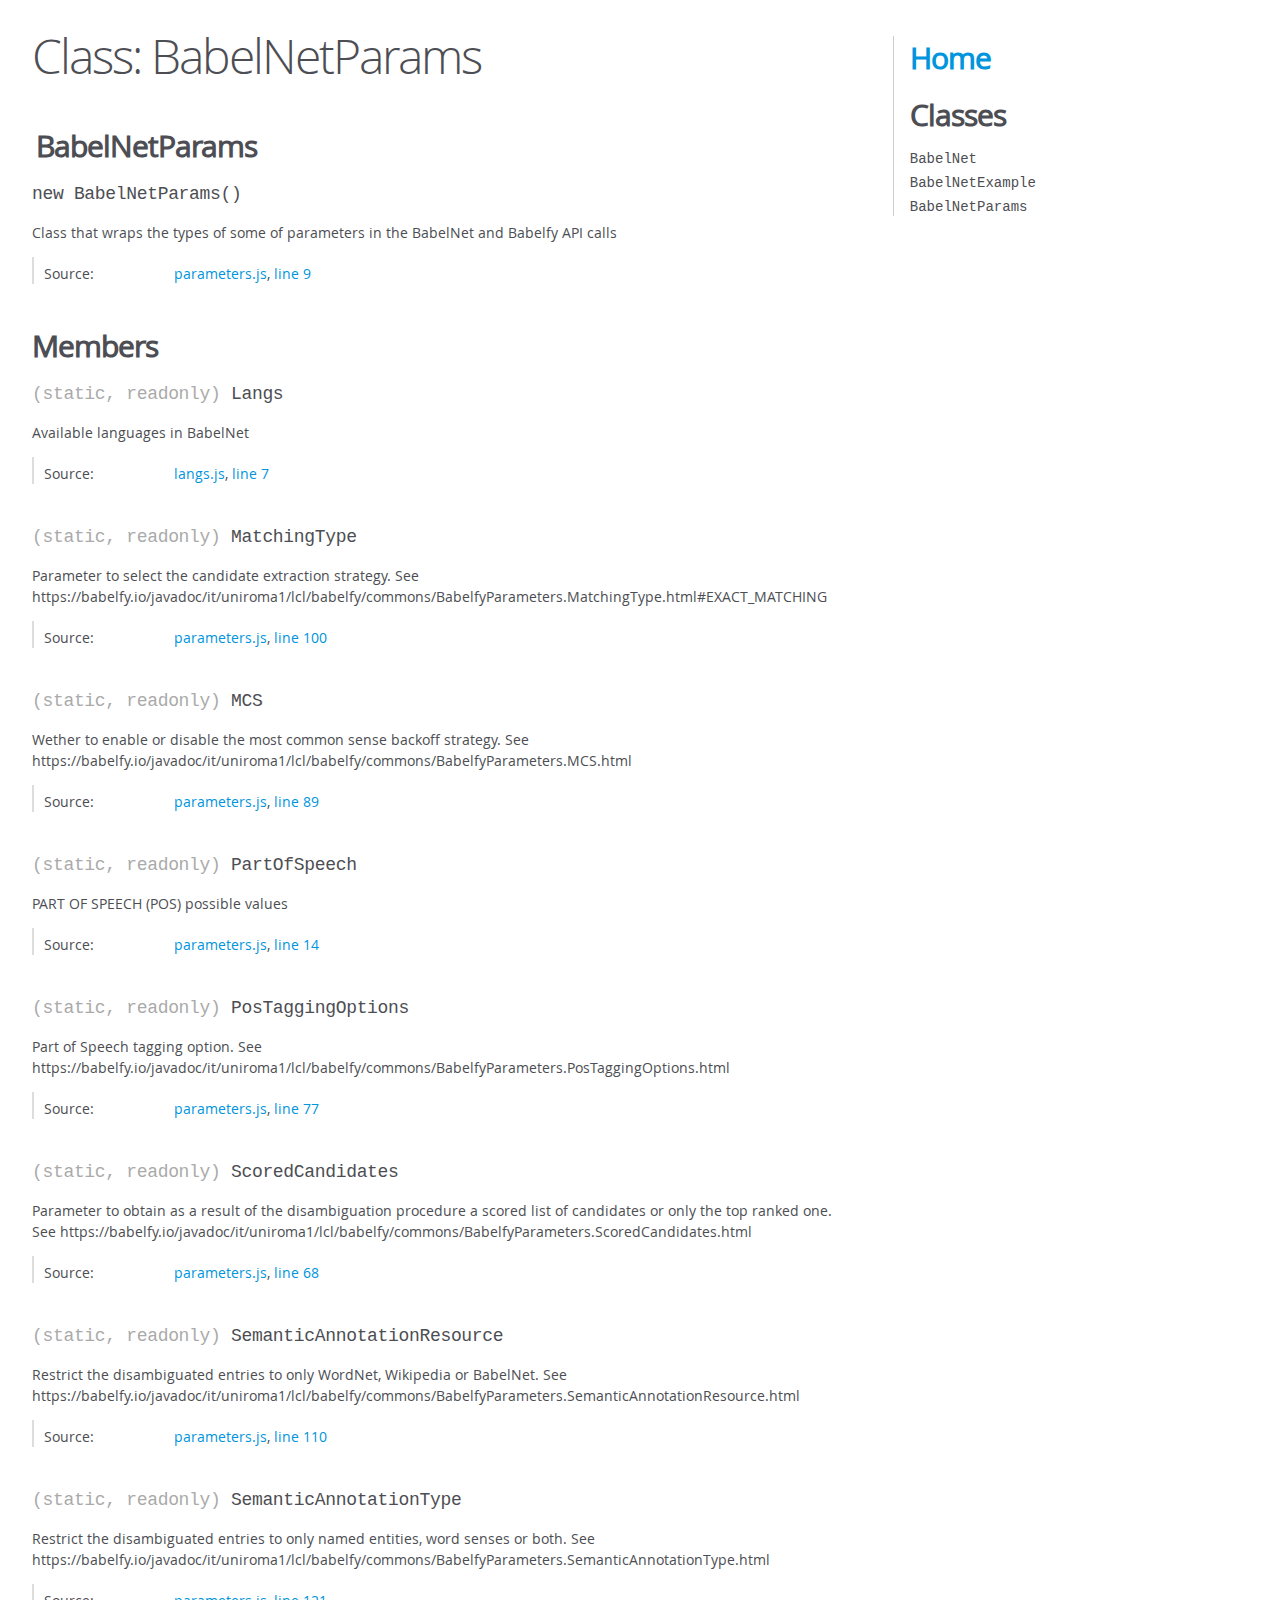
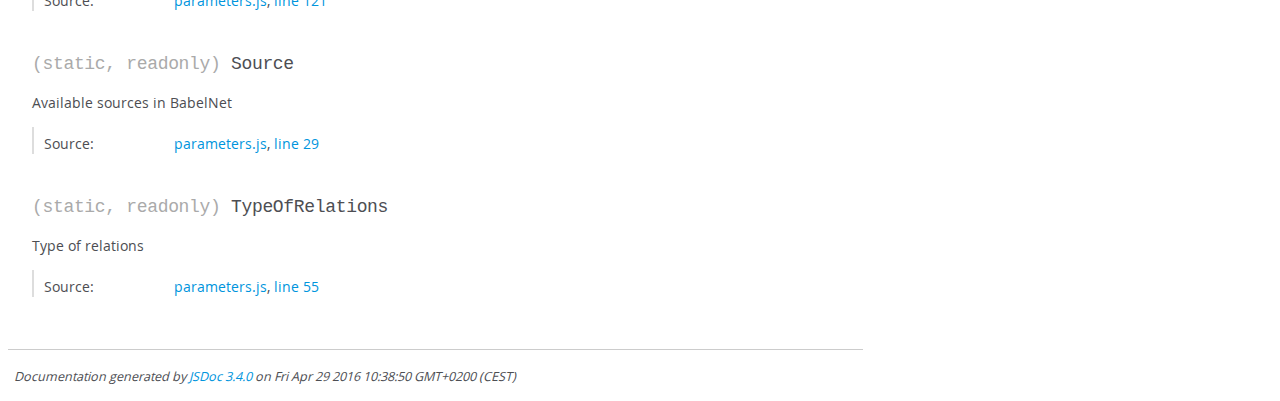
<file: doc/BabelNetParams.html>
<!DOCTYPE html>
<html lang="en">
<head>
    <meta charset="utf-8">
    <title>JSDoc: Class: BabelNetParams</title>

    <script src="scripts/prettify/prettify.js"> </script>
    <script src="scripts/prettify/lang-css.js"> </script>
    <!--[if lt IE 9]>
      <script src="//html5shiv.googlecode.com/svn/trunk/html5.js"></script>
    <![endif]-->
    <link type="text/css" rel="stylesheet" href="styles/prettify-tomorrow.css">
    <link type="text/css" rel="stylesheet" href="styles/jsdoc-default.css">
</head>

<body>

<div id="main">

    <h1 class="page-title">Class: BabelNetParams</h1>

    




<section>

<header>
    
        <h2>BabelNetParams</h2>
        
    
</header>

<article>
    <div class="container-overview">
    
        

    

    <h4 class="name" id="BabelNetParams"><span class="type-signature"></span>new BabelNetParams<span class="signature">()</span><span class="type-signature"></span></h4>

    



<div class="description">
    Class that wraps the types of some of parameters in the BabelNet and Babelfy API calls
</div>













<dl class="details">

    

    

    

    

    

    

    

    

    

    

    

    

    
    <dt class="tag-source">Source:</dt>
    <dd class="tag-source"><ul class="dummy"><li>
        <a href="parameters.js.html">parameters.js</a>, <a href="parameters.js.html#line9">line 9</a>
    </li></ul></dd>
    

    

    

    
</dl>
















    
    </div>

    

    

    

     

    

    
        <h3 class="subsection-title">Members</h3>

        
            
<h4 class="name" id=".Langs"><span class="type-signature">(static, readonly) </span>Langs<span class="type-signature"></span></h4>




<div class="description">
    Available languages in BabelNet
</div>







<dl class="details">

    

    

    

    

    

    

    

    

    

    

    

    

    
    <dt class="tag-source">Source:</dt>
    <dd class="tag-source"><ul class="dummy"><li>
        <a href="langs.js.html">langs.js</a>, <a href="langs.js.html#line7">line 7</a>
    </li></ul></dd>
    

    

    

    
</dl>






        
            
<h4 class="name" id=".MatchingType"><span class="type-signature">(static, readonly) </span>MatchingType<span class="type-signature"></span></h4>




<div class="description">
    Parameter to select the candidate extraction strategy.
See https://babelfy.io/javadoc/it/uniroma1/lcl/babelfy/commons/BabelfyParameters.MatchingType.html#EXACT_MATCHING
</div>







<dl class="details">

    

    

    

    

    

    

    

    

    

    

    

    

    
    <dt class="tag-source">Source:</dt>
    <dd class="tag-source"><ul class="dummy"><li>
        <a href="parameters.js.html">parameters.js</a>, <a href="parameters.js.html#line100">line 100</a>
    </li></ul></dd>
    

    

    

    
</dl>






        
            
<h4 class="name" id=".MCS"><span class="type-signature">(static, readonly) </span>MCS<span class="type-signature"></span></h4>




<div class="description">
    Wether to enable or disable the most common sense backoff strategy. 
See https://babelfy.io/javadoc/it/uniroma1/lcl/babelfy/commons/BabelfyParameters.MCS.html
</div>







<dl class="details">

    

    

    

    

    

    

    

    

    

    

    

    

    
    <dt class="tag-source">Source:</dt>
    <dd class="tag-source"><ul class="dummy"><li>
        <a href="parameters.js.html">parameters.js</a>, <a href="parameters.js.html#line89">line 89</a>
    </li></ul></dd>
    

    

    

    
</dl>






        
            
<h4 class="name" id=".PartOfSpeech"><span class="type-signature">(static, readonly) </span>PartOfSpeech<span class="type-signature"></span></h4>




<div class="description">
    PART OF SPEECH  (POS) possible values
</div>







<dl class="details">

    

    

    

    

    

    

    

    

    

    

    

    

    
    <dt class="tag-source">Source:</dt>
    <dd class="tag-source"><ul class="dummy"><li>
        <a href="parameters.js.html">parameters.js</a>, <a href="parameters.js.html#line14">line 14</a>
    </li></ul></dd>
    

    

    

    
</dl>






        
            
<h4 class="name" id=".PosTaggingOptions"><span class="type-signature">(static, readonly) </span>PosTaggingOptions<span class="type-signature"></span></h4>




<div class="description">
    Part of Speech tagging option. 
See https://babelfy.io/javadoc/it/uniroma1/lcl/babelfy/commons/BabelfyParameters.PosTaggingOptions.html
</div>







<dl class="details">

    

    

    

    

    

    

    

    

    

    

    

    

    
    <dt class="tag-source">Source:</dt>
    <dd class="tag-source"><ul class="dummy"><li>
        <a href="parameters.js.html">parameters.js</a>, <a href="parameters.js.html#line77">line 77</a>
    </li></ul></dd>
    

    

    

    
</dl>






        
            
<h4 class="name" id=".ScoredCandidates"><span class="type-signature">(static, readonly) </span>ScoredCandidates<span class="type-signature"></span></h4>




<div class="description">
    Parameter to obtain as a result of the disambiguation procedure a scored list of candidates or only the top ranked one. 
See https://babelfy.io/javadoc/it/uniroma1/lcl/babelfy/commons/BabelfyParameters.ScoredCandidates.html
</div>







<dl class="details">

    

    

    

    

    

    

    

    

    

    

    

    

    
    <dt class="tag-source">Source:</dt>
    <dd class="tag-source"><ul class="dummy"><li>
        <a href="parameters.js.html">parameters.js</a>, <a href="parameters.js.html#line68">line 68</a>
    </li></ul></dd>
    

    

    

    
</dl>






        
            
<h4 class="name" id=".SemanticAnnotationResource"><span class="type-signature">(static, readonly) </span>SemanticAnnotationResource<span class="type-signature"></span></h4>




<div class="description">
    Restrict the disambiguated entries to only WordNet, Wikipedia or BabelNet.
See https://babelfy.io/javadoc/it/uniroma1/lcl/babelfy/commons/BabelfyParameters.SemanticAnnotationResource.html
</div>







<dl class="details">

    

    

    

    

    

    

    

    

    

    

    

    

    
    <dt class="tag-source">Source:</dt>
    <dd class="tag-source"><ul class="dummy"><li>
        <a href="parameters.js.html">parameters.js</a>, <a href="parameters.js.html#line110">line 110</a>
    </li></ul></dd>
    

    

    

    
</dl>






        
            
<h4 class="name" id=".SemanticAnnotationType"><span class="type-signature">(static, readonly) </span>SemanticAnnotationType<span class="type-signature"></span></h4>




<div class="description">
    Restrict the disambiguated entries to only named entities, word senses or both.
See https://babelfy.io/javadoc/it/uniroma1/lcl/babelfy/commons/BabelfyParameters.SemanticAnnotationType.html
</div>







<dl class="details">

    

    

    

    

    

    

    

    

    

    

    

    

    
    <dt class="tag-source">Source:</dt>
    <dd class="tag-source"><ul class="dummy"><li>
        <a href="parameters.js.html">parameters.js</a>, <a href="parameters.js.html#line121">line 121</a>
    </li></ul></dd>
    

    

    

    
</dl>






        
            
<h4 class="name" id=".Source"><span class="type-signature">(static, readonly) </span>Source<span class="type-signature"></span></h4>




<div class="description">
    Available sources in BabelNet
</div>







<dl class="details">

    

    

    

    

    

    

    

    

    

    

    

    

    
    <dt class="tag-source">Source:</dt>
    <dd class="tag-source"><ul class="dummy"><li>
        <a href="parameters.js.html">parameters.js</a>, <a href="parameters.js.html#line29">line 29</a>
    </li></ul></dd>
    

    

    

    
</dl>






        
            
<h4 class="name" id=".TypeOfRelations"><span class="type-signature">(static, readonly) </span>TypeOfRelations<span class="type-signature"></span></h4>




<div class="description">
    Type of relations
</div>







<dl class="details">

    

    

    

    

    

    

    

    

    

    

    

    

    
    <dt class="tag-source">Source:</dt>
    <dd class="tag-source"><ul class="dummy"><li>
        <a href="parameters.js.html">parameters.js</a>, <a href="parameters.js.html#line55">line 55</a>
    </li></ul></dd>
    

    

    

    
</dl>






        
    

    

    

    
</article>

</section>




</div>

<nav>
    <h2><a href="index.html">Home</a></h2><h3>Classes</h3><ul><li><a href="BabelNet.html">BabelNet</a></li><li><a href="BabelNetExample.html">BabelNetExample</a></li><li><a href="BabelNetParams.html">BabelNetParams</a></li></ul>
</nav>

<br class="clear">

<footer>
    Documentation generated by <a href="https://github.com/jsdoc3/jsdoc">JSDoc 3.4.0</a> on Fri Apr 29 2016 10:38:50 GMT+0200 (CEST)
</footer>

<script> prettyPrint(); </script>
<script src="scripts/linenumber.js"> </script>
</body>
</html>
</file>
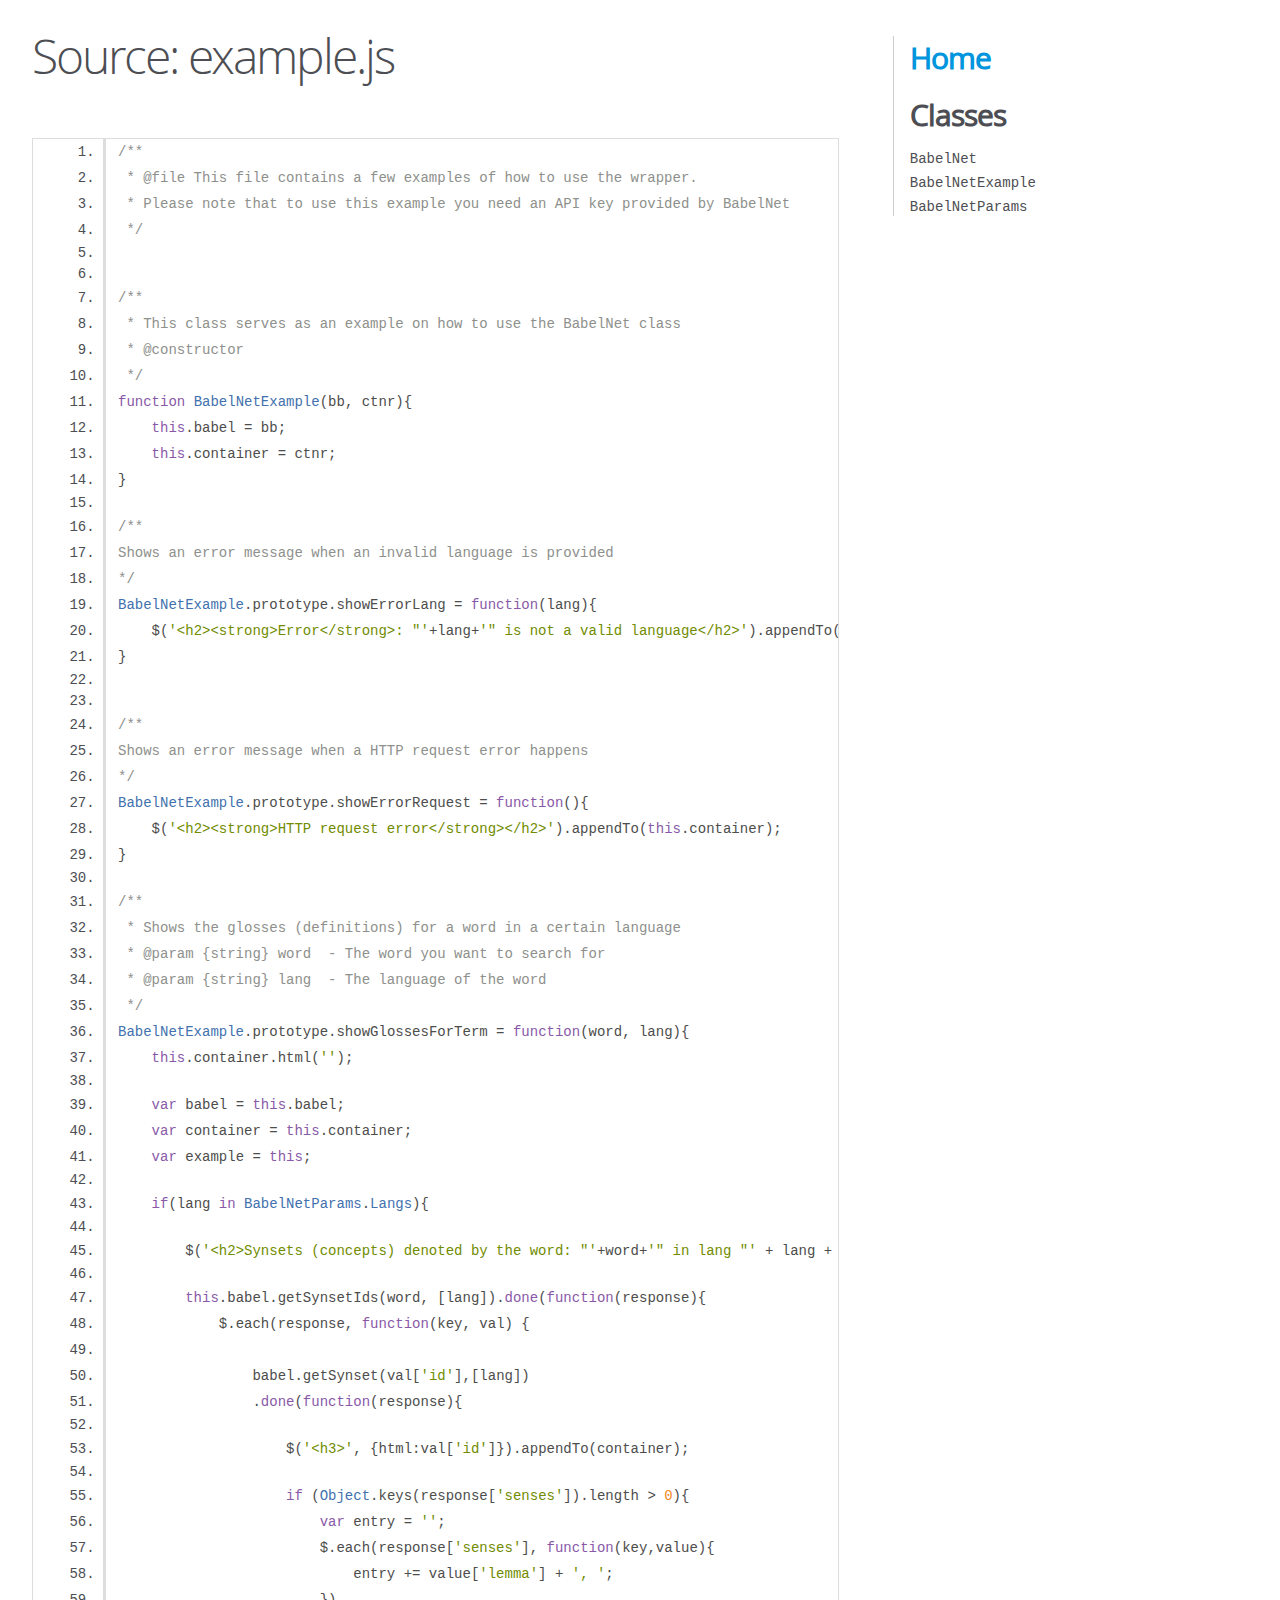
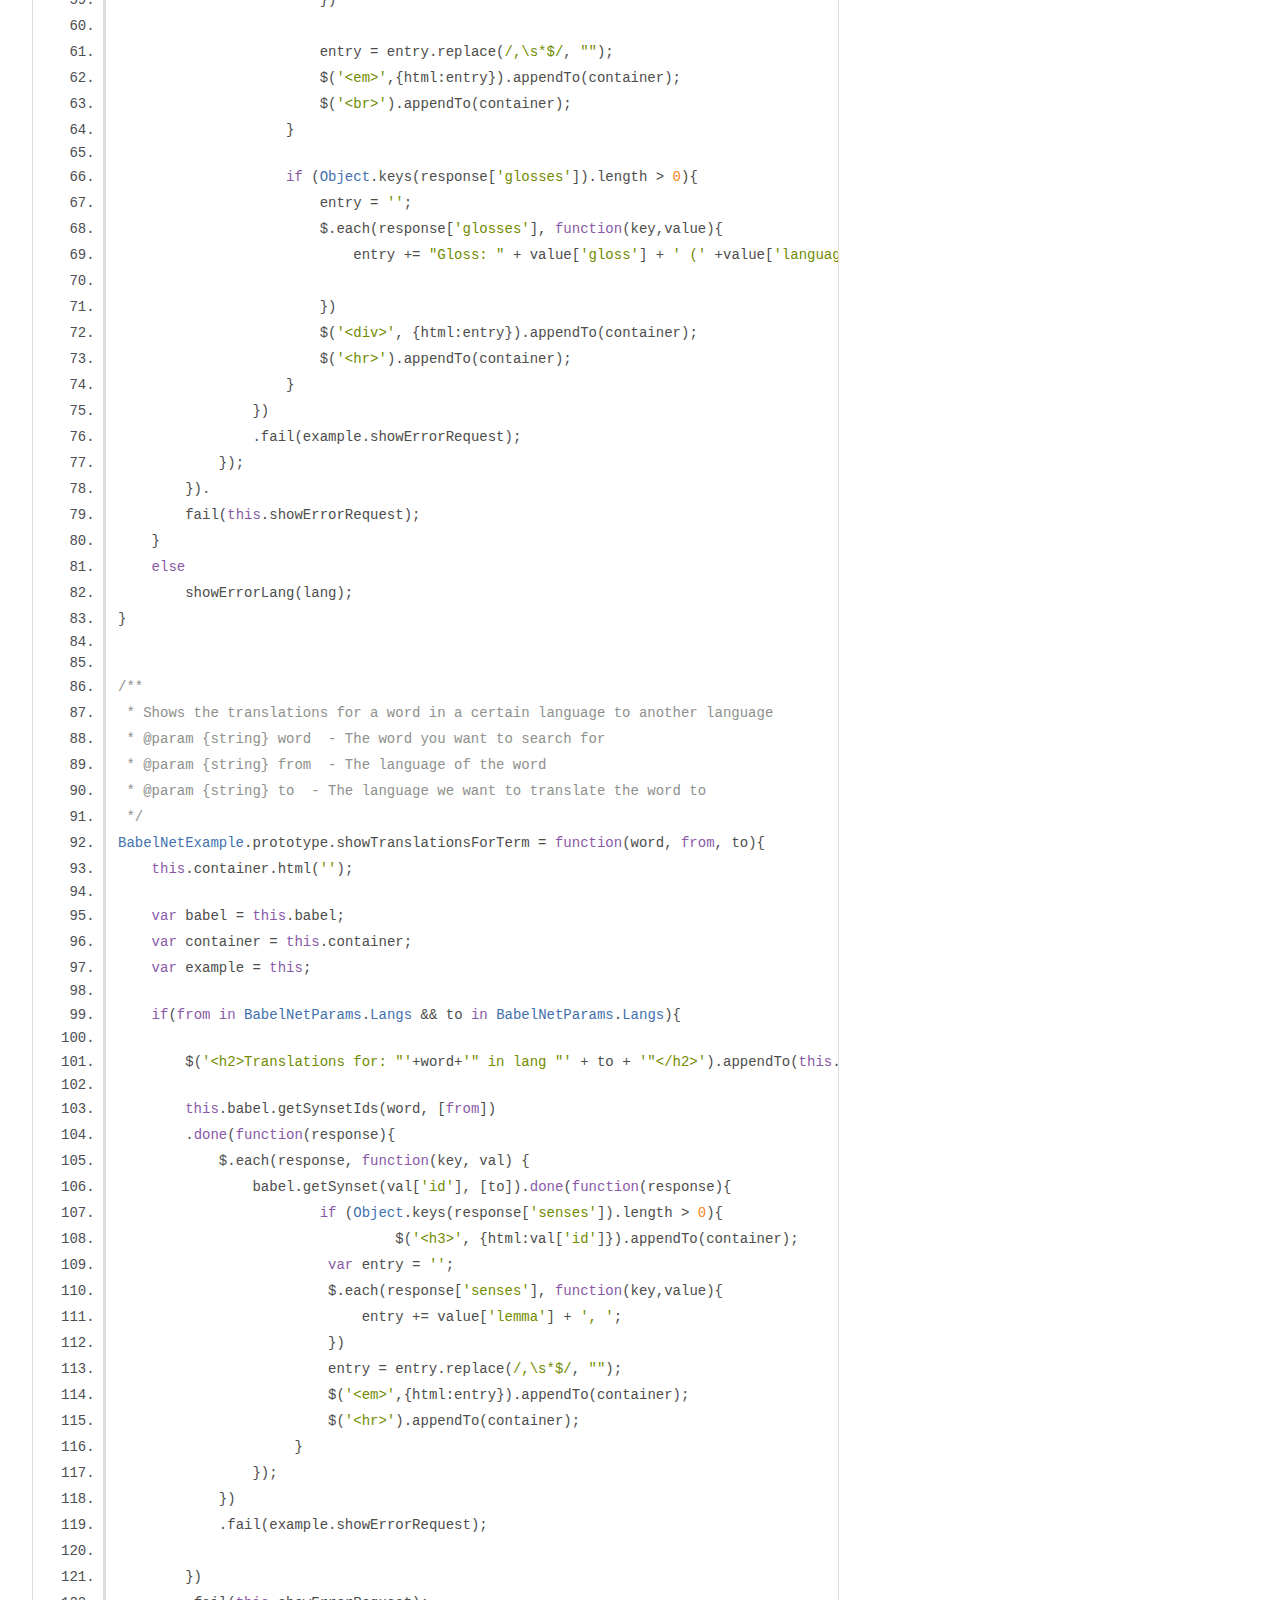
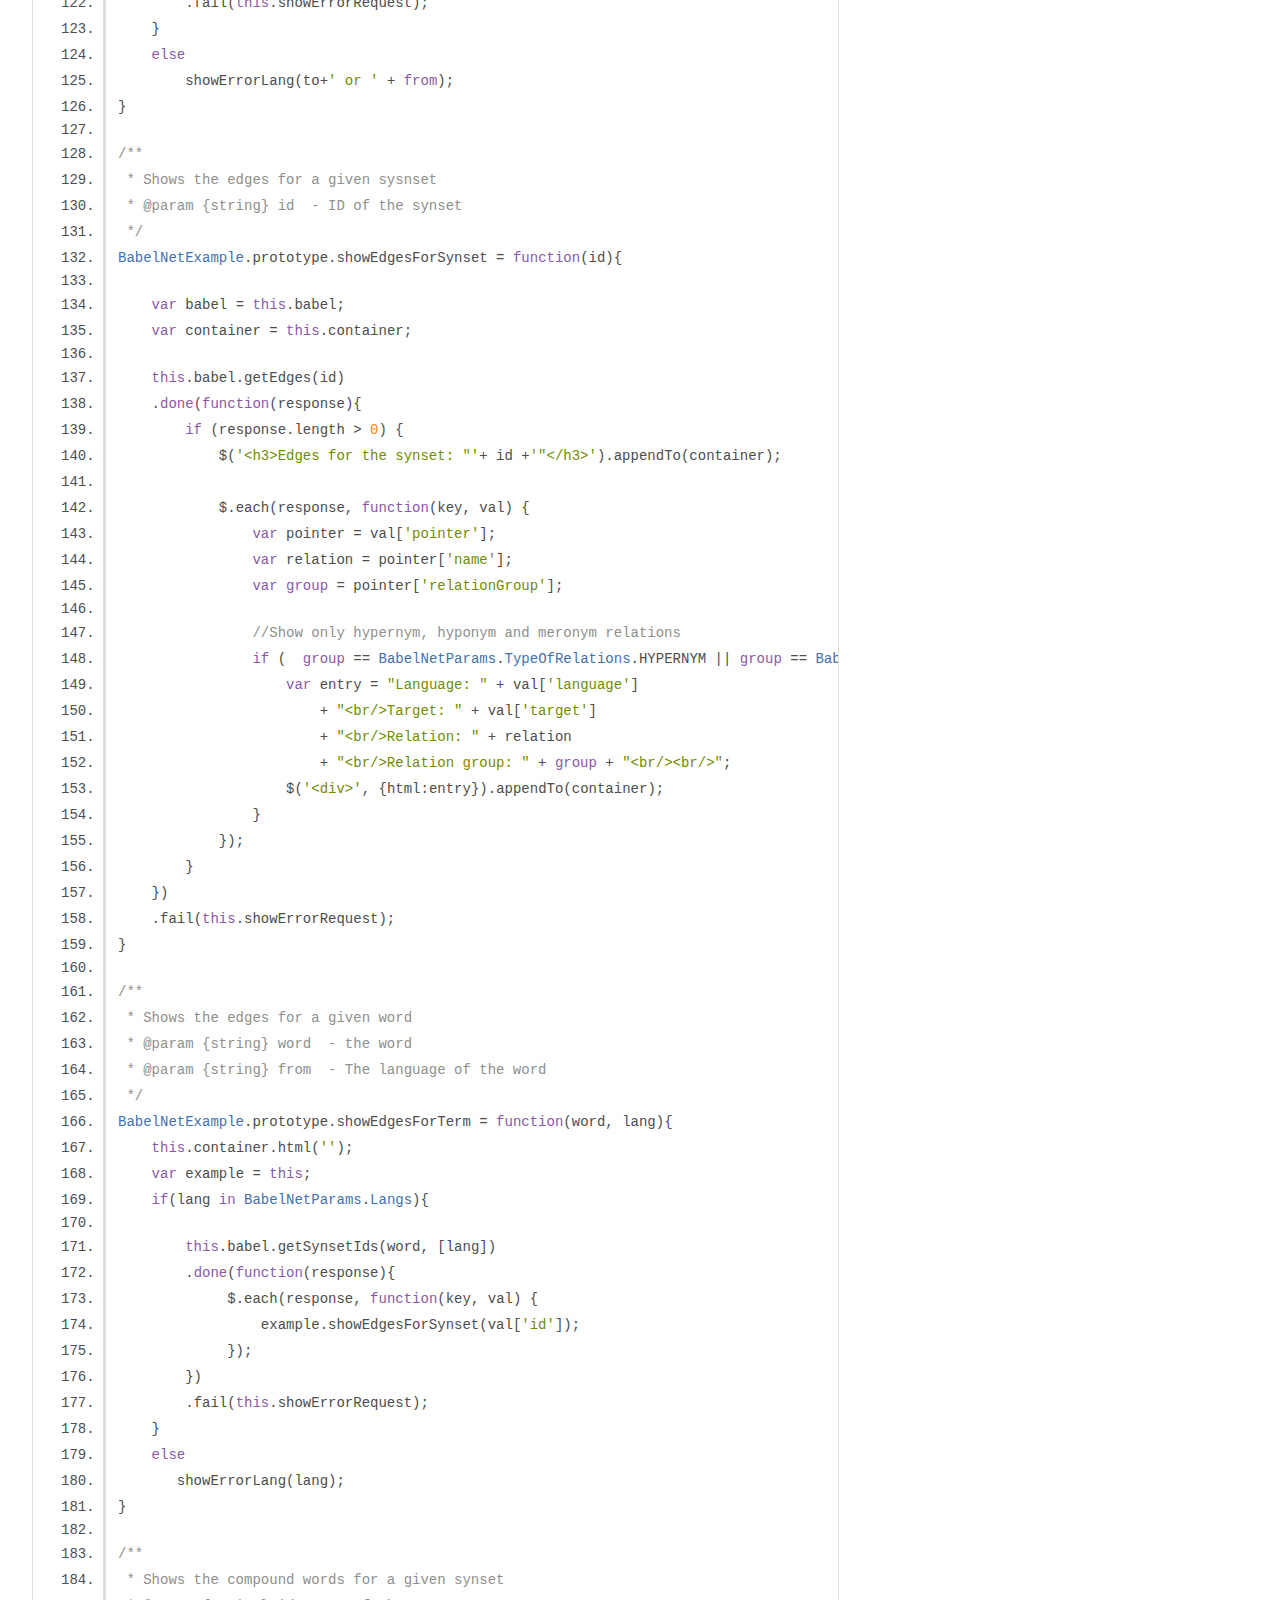
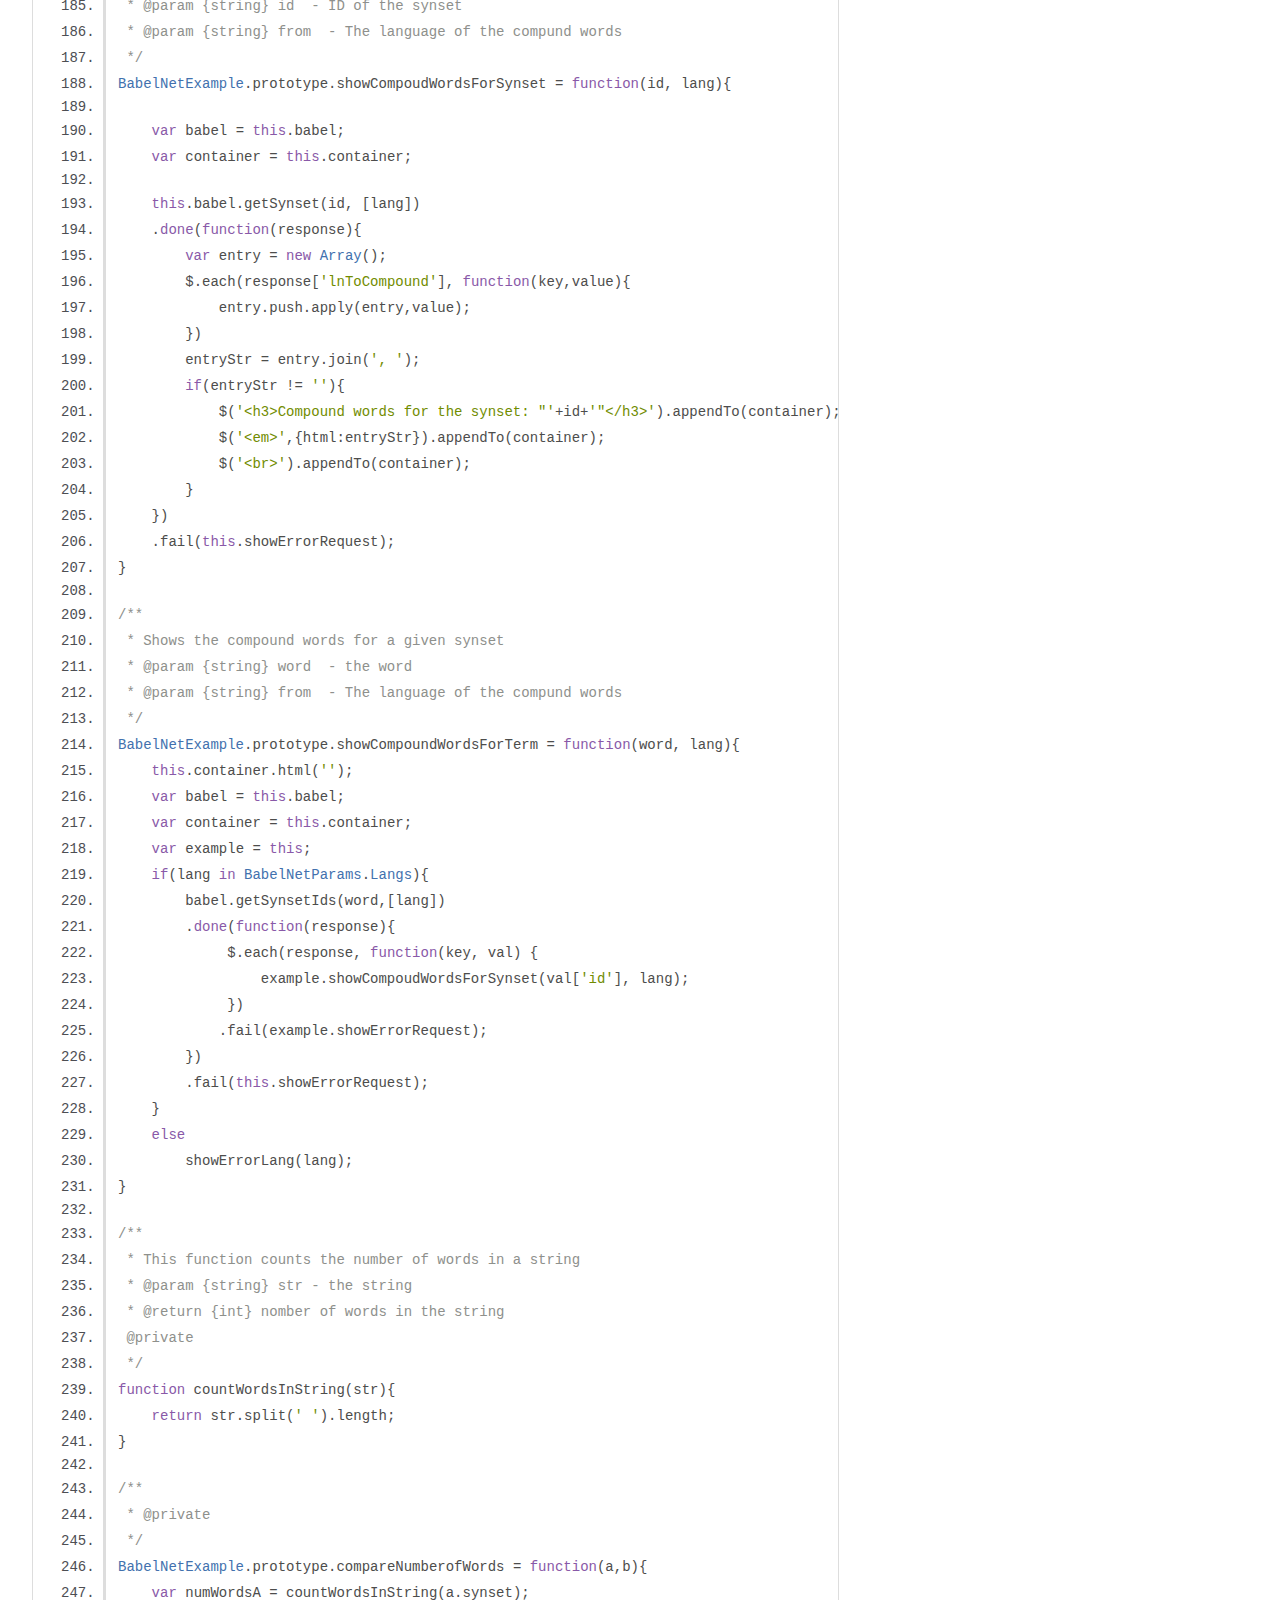
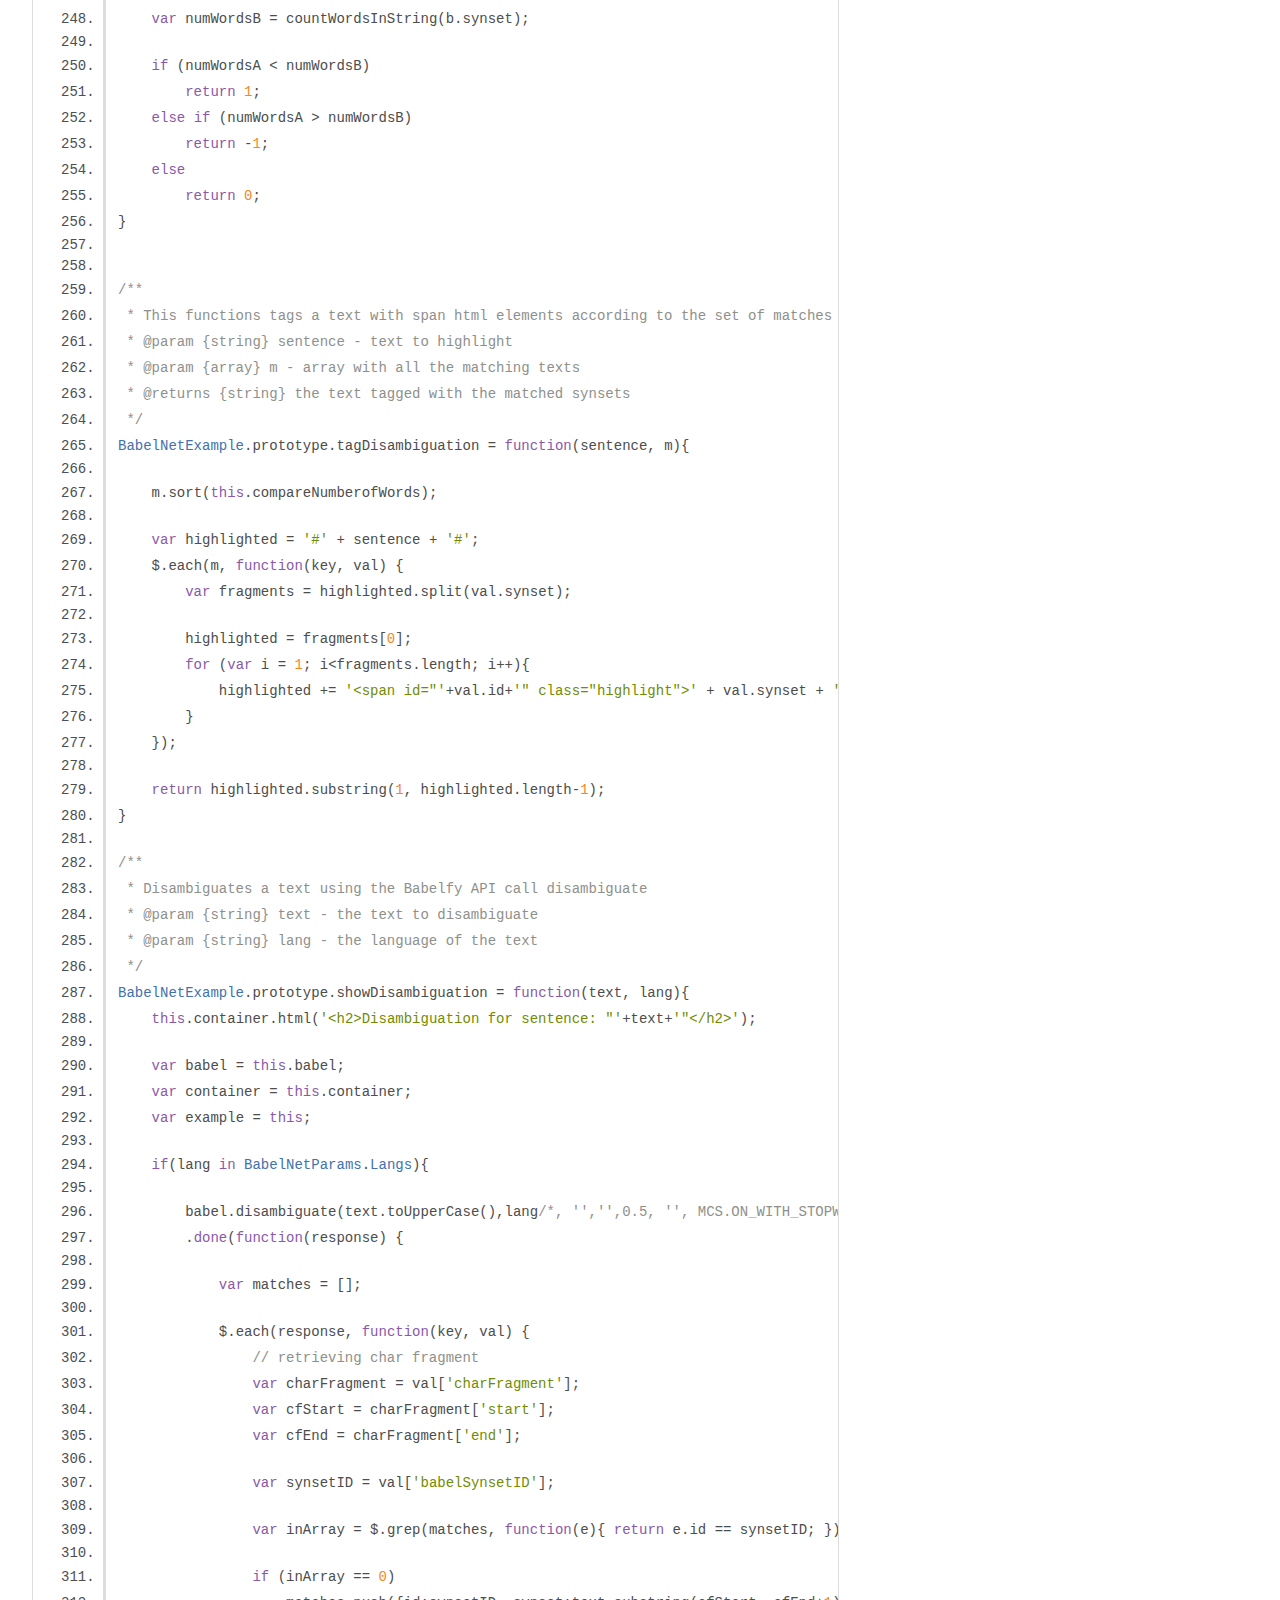
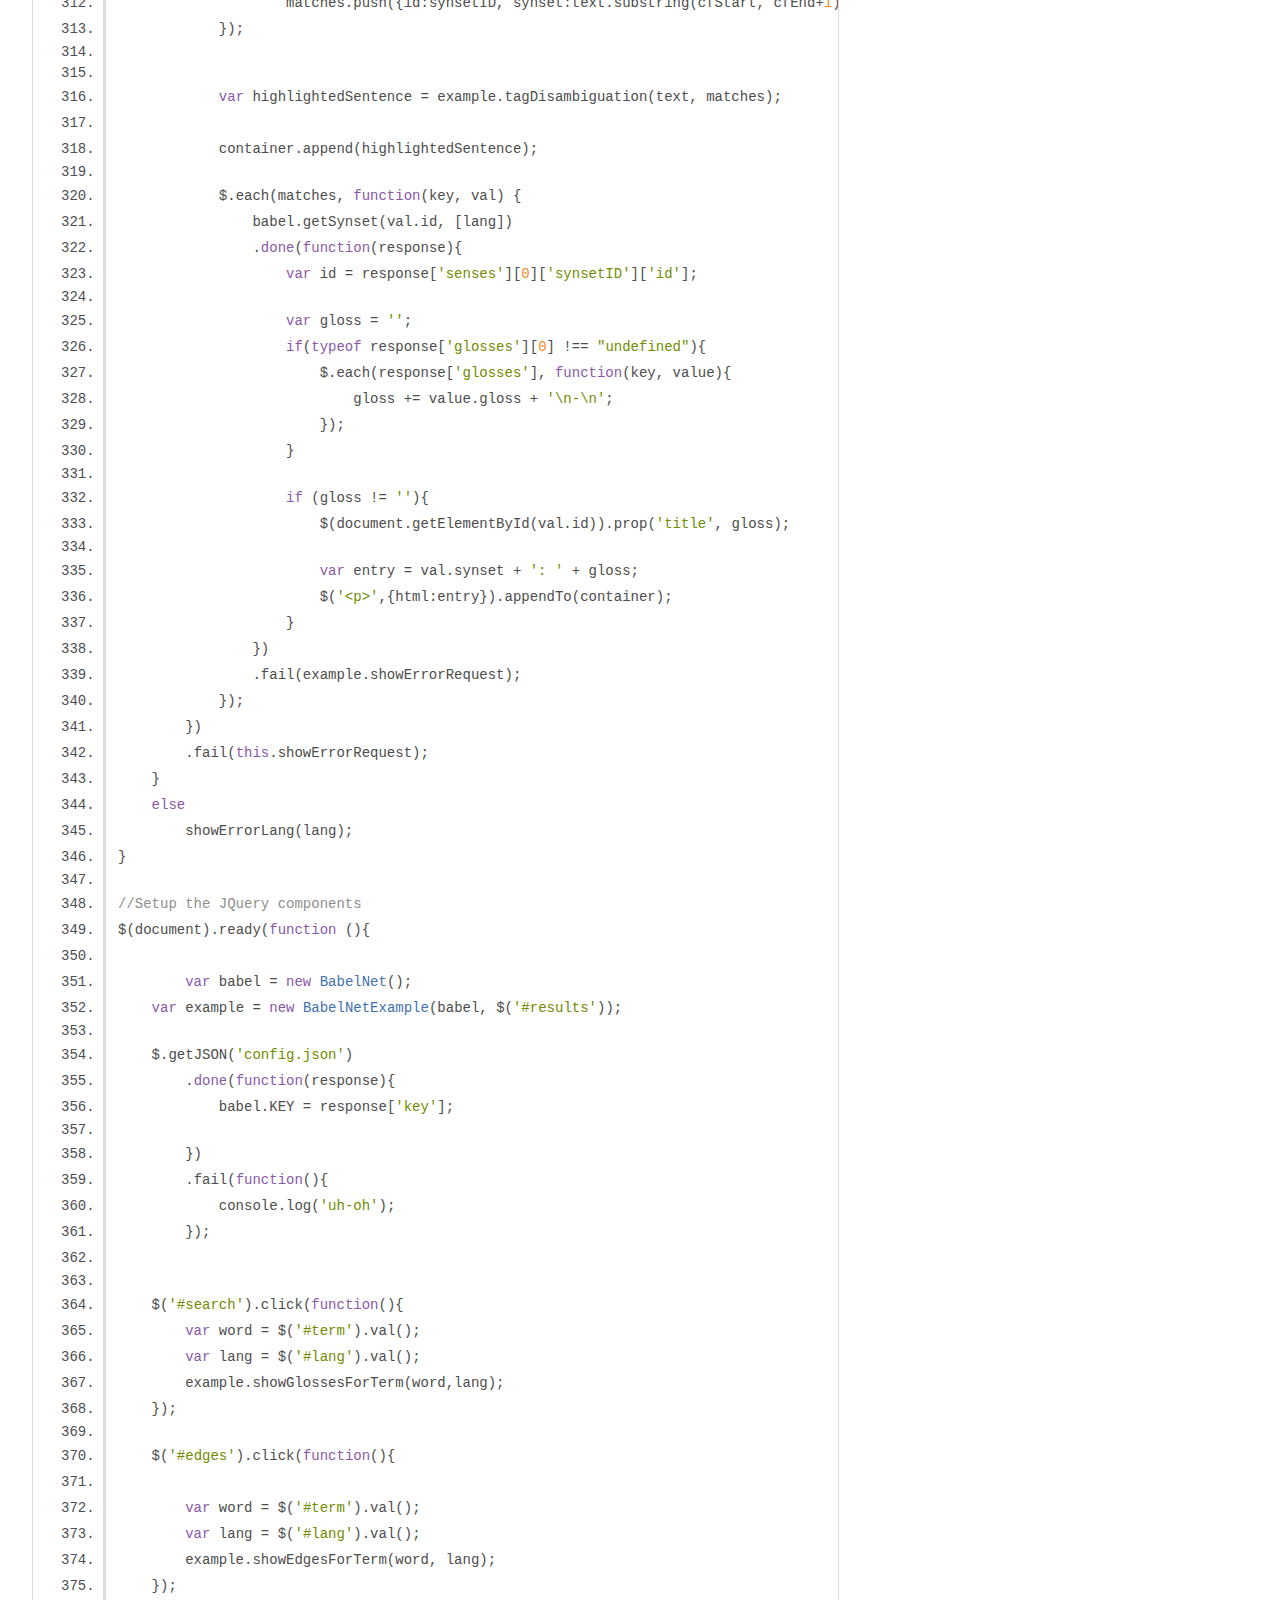
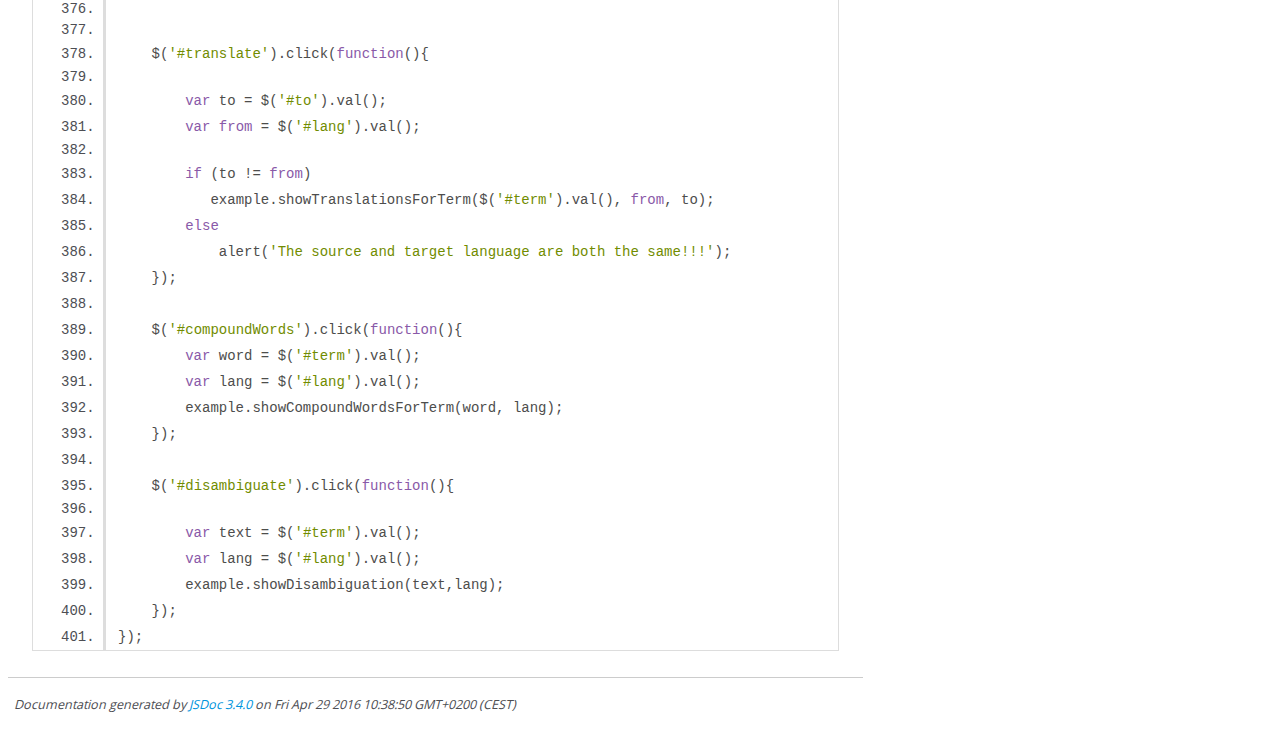
<file: doc/example.js.html>
<!DOCTYPE html>
<html lang="en">
<head>
    <meta charset="utf-8">
    <title>JSDoc: Source: example.js</title>

    <script src="scripts/prettify/prettify.js"> </script>
    <script src="scripts/prettify/lang-css.js"> </script>
    <!--[if lt IE 9]>
      <script src="//html5shiv.googlecode.com/svn/trunk/html5.js"></script>
    <![endif]-->
    <link type="text/css" rel="stylesheet" href="styles/prettify-tomorrow.css">
    <link type="text/css" rel="stylesheet" href="styles/jsdoc-default.css">
</head>

<body>

<div id="main">

    <h1 class="page-title">Source: example.js</h1>

    



    
    <section>
        <article>
            <pre class="prettyprint source linenums"><code>/**
 * @file This file contains a few examples of how to use the wrapper.
 * Please note that to use this example you need an API key provided by BabelNet
 */


/**
 * This class serves as an example on how to use the BabelNet class
 * @constructor
 */
function BabelNetExample(bb, ctnr){
    this.babel = bb;
    this.container = ctnr;
}

/** 
Shows an error message when an invalid language is provided 
*/
BabelNetExample.prototype.showErrorLang = function(lang){
    $('&lt;h2>&lt;strong>Error&lt;/strong>: "'+lang+'" is not a valid language&lt;/h2>').appendTo(this.container);
}


/** 
Shows an error message when a HTTP request error happens  
*/
BabelNetExample.prototype.showErrorRequest = function(){
    $('&lt;h2>&lt;strong>HTTP request error&lt;/strong>&lt;/h2>').appendTo(this.container);
}

/**
 * Shows the glosses (definitions) for a word in a certain language
 * @param {string} word  - The word you want to search for
 * @param {string} lang  - The language of the word
 */
BabelNetExample.prototype.showGlossesForTerm = function(word, lang){
    this.container.html('');

    var babel = this.babel;
    var container = this.container;
    var example = this;

    if(lang in BabelNetParams.Langs){

        $('&lt;h2>Synsets (concepts) denoted by the word: "'+word+'" in lang "' + lang + '"&lt;/h2>').appendTo(this.container);

        this.babel.getSynsetIds(word, [lang]).done(function(response){
            $.each(response, function(key, val) {
               
                babel.getSynset(val['id'],[lang])
                .done(function(response){

                    $('&lt;h3>', {html:val['id']}).appendTo(container);

                    if (Object.keys(response['senses']).length > 0){
    	                var entry = '';
    	                $.each(response['senses'], function(key,value){
    	                    entry += value['lemma'] + ', ';
    	                })
    	
    	                entry = entry.replace(/,\s*$/, "");
    	                $('&lt;em>',{html:entry}).appendTo(container);
    	                $('&lt;br>').appendTo(container);
                    }

                    if (Object.keys(response['glosses']).length > 0){
    	                entry = '';
    	                $.each(response['glosses'], function(key,value){
    	                    entry += "Gloss: " + value['gloss'] + ' (' +value['language'] + ")&lt;br/>";
    	                    
    	                })
    	                $('&lt;div>', {html:entry}).appendTo(container);
    	                $('&lt;hr>').appendTo(container);
                    }
                })
                .fail(example.showErrorRequest);
            });
        }).
        fail(this.showErrorRequest);
    }
    else 
        showErrorLang(lang);        
}


/**
 * Shows the translations for a word in a certain language to another language
 * @param {string} word  - The word you want to search for
 * @param {string} from  - The language of the word
 * @param {string} to  - The language we want to translate the word to
 */
BabelNetExample.prototype.showTranslationsForTerm = function(word, from, to){
    this.container.html('');

    var babel = this.babel;
    var container = this.container;
    var example = this;

    if(from in BabelNetParams.Langs &amp;&amp; to in BabelNetParams.Langs){

        $('&lt;h2>Translations for: "'+word+'" in lang "' + to + '"&lt;/h2>').appendTo(this.container);

        this.babel.getSynsetIds(word, [from])
        .done(function(response){
            $.each(response, function(key, val) {
            	babel.getSynset(val['id'], [to]).done(function(response){
            		if (Object.keys(response['senses']).length > 0){
    	        		 $('&lt;h3>', {html:val['id']}).appendTo(container);
    	                 var entry = '';
    	                 $.each(response['senses'], function(key,value){
    	                     entry += value['lemma'] + ', ';
    	                 })
    	                 entry = entry.replace(/,\s*$/, "");
    	                 $('&lt;em>',{html:entry}).appendTo(container);
    	                 $('&lt;hr>').appendTo(container);
                     }
            	});
            })
            .fail(example.showErrorRequest);
            
        })
        .fail(this.showErrorRequest);
    }
    else 
        showErrorLang(to+' or ' + from);
}

/**
 * Shows the edges for a given sysnset 
 * @param {string} id  - ID of the synset
 */
BabelNetExample.prototype.showEdgesForSynset = function(id){

    var babel = this.babel;
    var container = this.container;

    this.babel.getEdges(id)
    .done(function(response){
        if (response.length > 0) {
            $('&lt;h3>Edges for the synset: "'+ id +'"&lt;/h3>').appendTo(container);
            
            $.each(response, function(key, val) {
                var pointer = val['pointer'];
                var relation = pointer['name'];
                var group = pointer['relationGroup'];

                //Show only hypernym, hyponym and meronym relations
                if (  group == BabelNetParams.TypeOfRelations.HYPERNYM || group == BabelNetParams.TypeOfRelations.HYPONYM || group == BabelNetParams.TypeOfRelations.MERONYM) {
                    var entry = "Language: " + val['language']
                        + "&lt;br/>Target: " + val['target']
                        + "&lt;br/>Relation: " + relation
                        + "&lt;br/>Relation group: " + group + "&lt;br/>&lt;br/>";
                    $('&lt;div>', {html:entry}).appendTo(container);
                }
            });
        }
    })
    .fail(this.showErrorRequest);
}

/**
 * Shows the edges for a given word 
 * @param {string} word  - the word
 * @param {string} from  - The language of the word
 */
BabelNetExample.prototype.showEdgesForTerm = function(word, lang){
    this.container.html('');
    var example = this;
    if(lang in BabelNetParams.Langs){

        this.babel.getSynsetIds(word, [lang])
        .done(function(response){
             $.each(response, function(key, val) {
                 example.showEdgesForSynset(val['id']);
             });
        })
        .fail(this.showErrorRequest);
    }
    else
       showErrorLang(lang);
}

/**
 * Shows the compound words for a given synset
 * @param {string} id  - ID of the synset
 * @param {string} from  - The language of the compund words
 */
BabelNetExample.prototype.showCompoudWordsForSynset = function(id, lang){

    var babel = this.babel;
    var container = this.container;

    this.babel.getSynset(id, [lang])
    .done(function(response){
        var entry = new Array();
        $.each(response['lnToCompound'], function(key,value){
            entry.push.apply(entry,value);
        })
        entryStr = entry.join(', ');
        if(entryStr != ''){
            $('&lt;h3>Compound words for the synset: "'+id+'"&lt;/h3>').appendTo(container);
            $('&lt;em>',{html:entryStr}).appendTo(container);
            $('&lt;br>').appendTo(container);
        }
    })
    .fail(this.showErrorRequest);
}

/**
 * Shows the compound words for a given synset
 * @param {string} word  - the word
 * @param {string} from  - The language of the compund words
 */
BabelNetExample.prototype.showCompoundWordsForTerm = function(word, lang){
    this.container.html('');
    var babel = this.babel;
    var container = this.container;
    var example = this;
    if(lang in BabelNetParams.Langs){
        babel.getSynsetIds(word,[lang])
        .done(function(response){
             $.each(response, function(key, val) {
                 example.showCompoudWordsForSynset(val['id'], lang);
             })
            .fail(example.showErrorRequest);
        })
        .fail(this.showErrorRequest);
    }
    else
        showErrorLang(lang);
}

/**
 * This function counts the number of words in a string
 * @param {string} str - the string
 * @return {int} nomber of words in the string
 @private
 */
function countWordsInString(str){
    return str.split(' ').length;
}

/**
 * @private
 */
BabelNetExample.prototype.compareNumberofWords = function(a,b){        
    var numWordsA = countWordsInString(a.synset);
    var numWordsB = countWordsInString(b.synset);

    if (numWordsA &lt; numWordsB)
        return 1;
    else if (numWordsA > numWordsB)
        return -1;
    else 
        return 0;
}


/**
 * This functions tags a text with span html elements according to the set of matches
 * @param {string} sentence - text to highlight
 * @param {array} m - array with all the matching texts
 * @returns {string} the text tagged with the matched synsets 
 */
BabelNetExample.prototype.tagDisambiguation = function(sentence, m){

    m.sort(this.compareNumberofWords);

    var highlighted = '#' + sentence + '#';
    $.each(m, function(key, val) {
        var fragments = highlighted.split(val.synset);

        highlighted = fragments[0];
        for (var i = 1; i&lt;fragments.length; i++){
            highlighted += '&lt;span id="'+val.id+'" class="highlight">' + val.synset + '&lt;/span>' + fragments[i];
        }
    });

    return highlighted.substring(1, highlighted.length-1);
}

/**
 * Disambiguates a text using the Babelfy API call disambiguate
 * @param {string} text - the text to disambiguate
 * @param {string} lang - the language of the text
 */
BabelNetExample.prototype.showDisambiguation = function(text, lang){
    this.container.html('&lt;h2>Disambiguation for sentence: "'+text+'"&lt;/h2>');

    var babel = this.babel;
    var container = this.container;
    var example = this;

    if(lang in BabelNetParams.Langs){

        babel.disambiguate(text.toUpperCase(),lang/*, '','',0.5, '', MCS.ON_WITH_STOPWORDS/*, SemanticAnnotationType.ALL, SemanticAnnotationResource.BN, 0.0, MatchingType.EXACT_MATCHING*/)
        .done(function(response) {

            var matches = [];

            $.each(response, function(key, val) {
                // retrieving char fragment
                var charFragment = val['charFragment'];
                var cfStart = charFragment['start'];
                var cfEnd = charFragment['end'];           

                var synsetID = val['babelSynsetID'];

                var inArray = $.grep(matches, function(e){ return e.id == synsetID; }).length;

                if (inArray == 0)
                    matches.push({id:synsetID, synset:text.substring(cfStart, cfEnd+1)});
            });


            var highlightedSentence = example.tagDisambiguation(text, matches);
            
            container.append(highlightedSentence);

            $.each(matches, function(key, val) {
                babel.getSynset(val.id, [lang])
                .done(function(response){
                    var id = response['senses'][0]['synsetID']['id'];

                    var gloss = '';
                    if(typeof response['glosses'][0] !== "undefined"){
                        $.each(response['glosses'], function(key, value){
                            gloss += value.gloss + '\n-\n';
                        });
                    }

                    if (gloss != ''){
                        $(document.getElementById(val.id)).prop('title', gloss);

                        var entry = val.synset + ': ' + gloss;
                        $('&lt;p>',{html:entry}).appendTo(container);
                    }
                })
                .fail(example.showErrorRequest);
            });
        })
        .fail(this.showErrorRequest);
    }
    else 
        showErrorLang(lang); 
}

//Setup the JQuery components
$(document).ready(function (){
	
	var babel = new BabelNet();
    var example = new BabelNetExample(babel, $('#results'));

    $.getJSON('config.json')
        .done(function(response){
            babel.KEY = response['key'];

        })
        .fail(function(){
            console.log('uh-oh');
        });
	

    $('#search').click(function(){
        var word = $('#term').val();        
        var lang = $('#lang').val();
        example.showGlossesForTerm(word,lang);
    });

    $('#edges').click(function(){        
        
        var word = $('#term').val();        
        var lang = $('#lang').val();
        example.showEdgesForTerm(word, lang);
    });


    $('#translate').click(function(){  

        var to = $('#to').val();
        var from = $('#lang').val();

        if (to != from)
    	   example.showTranslationsForTerm($('#term').val(), from, to);
        else
            alert('The source and target language are both the same!!!');
    });
    
    $('#compoundWords').click(function(){        
        var word = $('#term').val();        
        var lang = $('#lang').val();
        example.showCompoundWordsForTerm(word, lang);
    });
   
    $('#disambiguate').click(function(){        

        var text = $('#term').val();
        var lang = $('#lang').val();
        example.showDisambiguation(text,lang);
    });
});</code></pre>
        </article>
    </section>




</div>

<nav>
    <h2><a href="index.html">Home</a></h2><h3>Classes</h3><ul><li><a href="BabelNet.html">BabelNet</a></li><li><a href="BabelNetExample.html">BabelNetExample</a></li><li><a href="BabelNetParams.html">BabelNetParams</a></li></ul>
</nav>

<br class="clear">

<footer>
    Documentation generated by <a href="https://github.com/jsdoc3/jsdoc">JSDoc 3.4.0</a> on Fri Apr 29 2016 10:38:50 GMT+0200 (CEST)
</footer>

<script> prettyPrint(); </script>
<script src="scripts/linenumber.js"> </script>
</body>
</html>
</file>
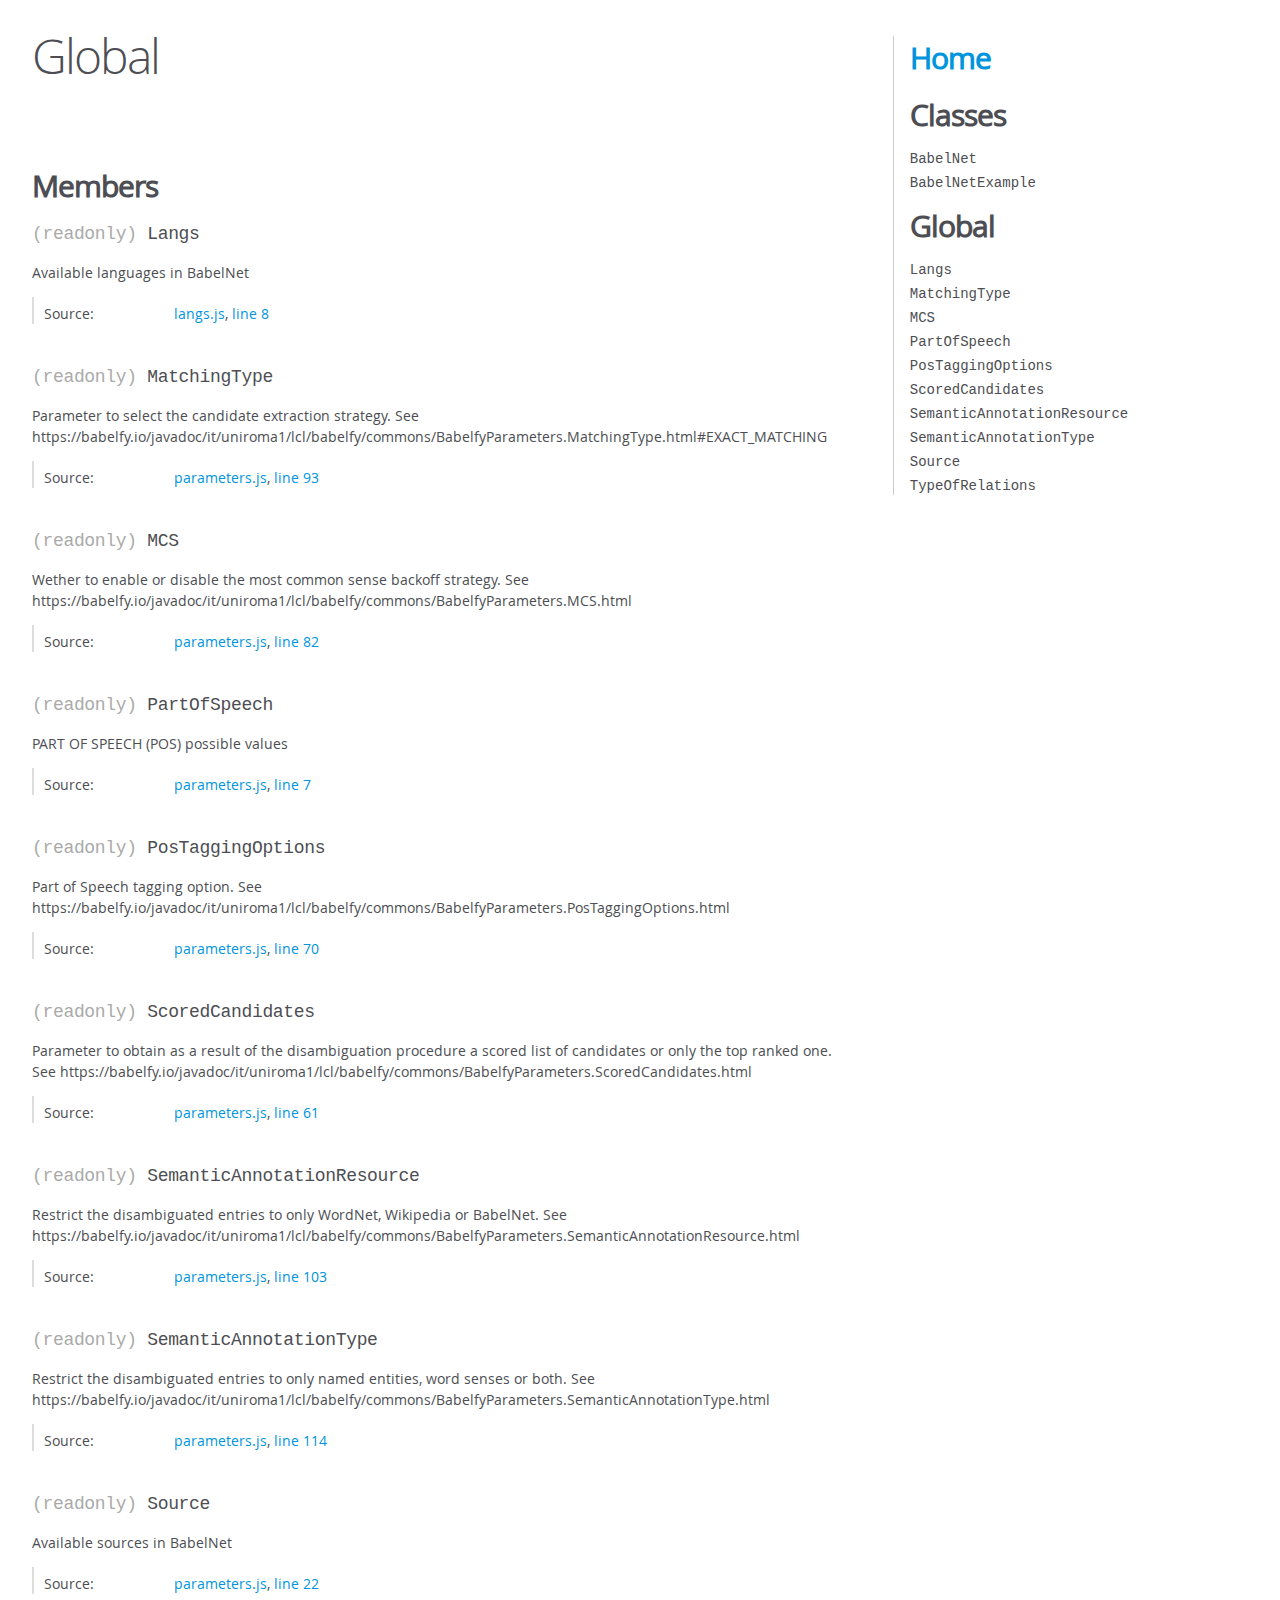
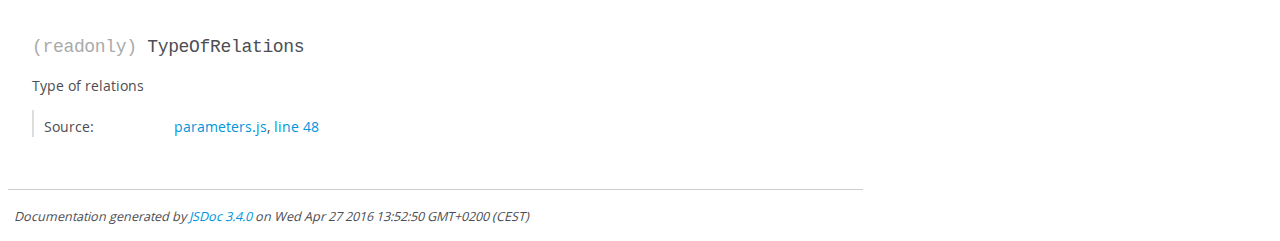
<file: doc/global.html>
<!DOCTYPE html>
<html lang="en">
<head>
    <meta charset="utf-8">
    <title>JSDoc: Global</title>

    <script src="scripts/prettify/prettify.js"> </script>
    <script src="scripts/prettify/lang-css.js"> </script>
    <!--[if lt IE 9]>
      <script src="//html5shiv.googlecode.com/svn/trunk/html5.js"></script>
    <![endif]-->
    <link type="text/css" rel="stylesheet" href="styles/prettify-tomorrow.css">
    <link type="text/css" rel="stylesheet" href="styles/jsdoc-default.css">
</head>

<body>

<div id="main">

    <h1 class="page-title">Global</h1>

    




<section>

<header>
    
        <h2></h2>
        
    
</header>

<article>
    <div class="container-overview">
    
        

        


<dl class="details">

    

    

    

    

    

    

    

    

    

    

    

    

    

    

    

    
</dl>


        
    
    </div>

    

    

    

     

    

    
        <h3 class="subsection-title">Members</h3>

        
            
<h4 class="name" id="Langs"><span class="type-signature">(readonly) </span>Langs<span class="type-signature"></span></h4>




<div class="description">
    Available languages in BabelNet
</div>







<dl class="details">

    

    

    

    

    

    

    

    

    

    

    

    

    
    <dt class="tag-source">Source:</dt>
    <dd class="tag-source"><ul class="dummy"><li>
        <a href="langs.js.html">langs.js</a>, <a href="langs.js.html#line8">line 8</a>
    </li></ul></dd>
    

    

    

    
</dl>






        
            
<h4 class="name" id="MatchingType"><span class="type-signature">(readonly) </span>MatchingType<span class="type-signature"></span></h4>




<div class="description">
    Parameter to select the candidate extraction strategy.
See https://babelfy.io/javadoc/it/uniroma1/lcl/babelfy/commons/BabelfyParameters.MatchingType.html#EXACT_MATCHING
</div>







<dl class="details">

    

    

    

    

    

    

    

    

    

    

    

    

    
    <dt class="tag-source">Source:</dt>
    <dd class="tag-source"><ul class="dummy"><li>
        <a href="parameters.js.html">parameters.js</a>, <a href="parameters.js.html#line93">line 93</a>
    </li></ul></dd>
    

    

    

    
</dl>






        
            
<h4 class="name" id="MCS"><span class="type-signature">(readonly) </span>MCS<span class="type-signature"></span></h4>




<div class="description">
    Wether to enable or disable the most common sense backoff strategy. 
See https://babelfy.io/javadoc/it/uniroma1/lcl/babelfy/commons/BabelfyParameters.MCS.html
</div>







<dl class="details">

    

    

    

    

    

    

    

    

    

    

    

    

    
    <dt class="tag-source">Source:</dt>
    <dd class="tag-source"><ul class="dummy"><li>
        <a href="parameters.js.html">parameters.js</a>, <a href="parameters.js.html#line82">line 82</a>
    </li></ul></dd>
    

    

    

    
</dl>






        
            
<h4 class="name" id="PartOfSpeech"><span class="type-signature">(readonly) </span>PartOfSpeech<span class="type-signature"></span></h4>




<div class="description">
    PART OF SPEECH  (POS) possible values
</div>







<dl class="details">

    

    

    

    

    

    

    

    

    

    

    

    

    
    <dt class="tag-source">Source:</dt>
    <dd class="tag-source"><ul class="dummy"><li>
        <a href="parameters.js.html">parameters.js</a>, <a href="parameters.js.html#line7">line 7</a>
    </li></ul></dd>
    

    

    

    
</dl>






        
            
<h4 class="name" id="PosTaggingOptions"><span class="type-signature">(readonly) </span>PosTaggingOptions<span class="type-signature"></span></h4>




<div class="description">
    Part of Speech tagging option. 
See https://babelfy.io/javadoc/it/uniroma1/lcl/babelfy/commons/BabelfyParameters.PosTaggingOptions.html
</div>







<dl class="details">

    

    

    

    

    

    

    

    

    

    

    

    

    
    <dt class="tag-source">Source:</dt>
    <dd class="tag-source"><ul class="dummy"><li>
        <a href="parameters.js.html">parameters.js</a>, <a href="parameters.js.html#line70">line 70</a>
    </li></ul></dd>
    

    

    

    
</dl>






        
            
<h4 class="name" id="ScoredCandidates"><span class="type-signature">(readonly) </span>ScoredCandidates<span class="type-signature"></span></h4>




<div class="description">
    Parameter to obtain as a result of the disambiguation procedure a scored list of candidates or only the top ranked one. 
See https://babelfy.io/javadoc/it/uniroma1/lcl/babelfy/commons/BabelfyParameters.ScoredCandidates.html
</div>







<dl class="details">

    

    

    

    

    

    

    

    

    

    

    

    

    
    <dt class="tag-source">Source:</dt>
    <dd class="tag-source"><ul class="dummy"><li>
        <a href="parameters.js.html">parameters.js</a>, <a href="parameters.js.html#line61">line 61</a>
    </li></ul></dd>
    

    

    

    
</dl>






        
            
<h4 class="name" id="SemanticAnnotationResource"><span class="type-signature">(readonly) </span>SemanticAnnotationResource<span class="type-signature"></span></h4>




<div class="description">
    Restrict the disambiguated entries to only WordNet, Wikipedia or BabelNet.
See https://babelfy.io/javadoc/it/uniroma1/lcl/babelfy/commons/BabelfyParameters.SemanticAnnotationResource.html
</div>







<dl class="details">

    

    

    

    

    

    

    

    

    

    

    

    

    
    <dt class="tag-source">Source:</dt>
    <dd class="tag-source"><ul class="dummy"><li>
        <a href="parameters.js.html">parameters.js</a>, <a href="parameters.js.html#line103">line 103</a>
    </li></ul></dd>
    

    

    

    
</dl>






        
            
<h4 class="name" id="SemanticAnnotationType"><span class="type-signature">(readonly) </span>SemanticAnnotationType<span class="type-signature"></span></h4>




<div class="description">
    Restrict the disambiguated entries to only named entities, word senses or both.
See https://babelfy.io/javadoc/it/uniroma1/lcl/babelfy/commons/BabelfyParameters.SemanticAnnotationType.html
</div>







<dl class="details">

    

    

    

    

    

    

    

    

    

    

    

    

    
    <dt class="tag-source">Source:</dt>
    <dd class="tag-source"><ul class="dummy"><li>
        <a href="parameters.js.html">parameters.js</a>, <a href="parameters.js.html#line114">line 114</a>
    </li></ul></dd>
    

    

    

    
</dl>






        
            
<h4 class="name" id="Source"><span class="type-signature">(readonly) </span>Source<span class="type-signature"></span></h4>




<div class="description">
    Available sources in BabelNet
</div>







<dl class="details">

    

    

    

    

    

    

    

    

    

    

    

    

    
    <dt class="tag-source">Source:</dt>
    <dd class="tag-source"><ul class="dummy"><li>
        <a href="parameters.js.html">parameters.js</a>, <a href="parameters.js.html#line22">line 22</a>
    </li></ul></dd>
    

    

    

    
</dl>






        
            
<h4 class="name" id="TypeOfRelations"><span class="type-signature">(readonly) </span>TypeOfRelations<span class="type-signature"></span></h4>




<div class="description">
    Type of relations
</div>







<dl class="details">

    

    

    

    

    

    

    

    

    

    

    

    

    
    <dt class="tag-source">Source:</dt>
    <dd class="tag-source"><ul class="dummy"><li>
        <a href="parameters.js.html">parameters.js</a>, <a href="parameters.js.html#line48">line 48</a>
    </li></ul></dd>
    

    

    

    
</dl>






        
    

    

    

    
</article>

</section>




</div>

<nav>
    <h2><a href="index.html">Home</a></h2><h3>Classes</h3><ul><li><a href="BabelNet.html">BabelNet</a></li><li><a href="BabelNetExample.html">BabelNetExample</a></li></ul><h3>Global</h3><ul><li><a href="global.html#Langs">Langs</a></li><li><a href="global.html#MatchingType">MatchingType</a></li><li><a href="global.html#MCS">MCS</a></li><li><a href="global.html#PartOfSpeech">PartOfSpeech</a></li><li><a href="global.html#PosTaggingOptions">PosTaggingOptions</a></li><li><a href="global.html#ScoredCandidates">ScoredCandidates</a></li><li><a href="global.html#SemanticAnnotationResource">SemanticAnnotationResource</a></li><li><a href="global.html#SemanticAnnotationType">SemanticAnnotationType</a></li><li><a href="global.html#Source">Source</a></li><li><a href="global.html#TypeOfRelations">TypeOfRelations</a></li></ul>
</nav>

<br class="clear">

<footer>
    Documentation generated by <a href="https://github.com/jsdoc3/jsdoc">JSDoc 3.4.0</a> on Wed Apr 27 2016 13:52:50 GMT+0200 (CEST)
</footer>

<script> prettyPrint(); </script>
<script src="scripts/linenumber.js"> </script>
</body>
</html>
</file>
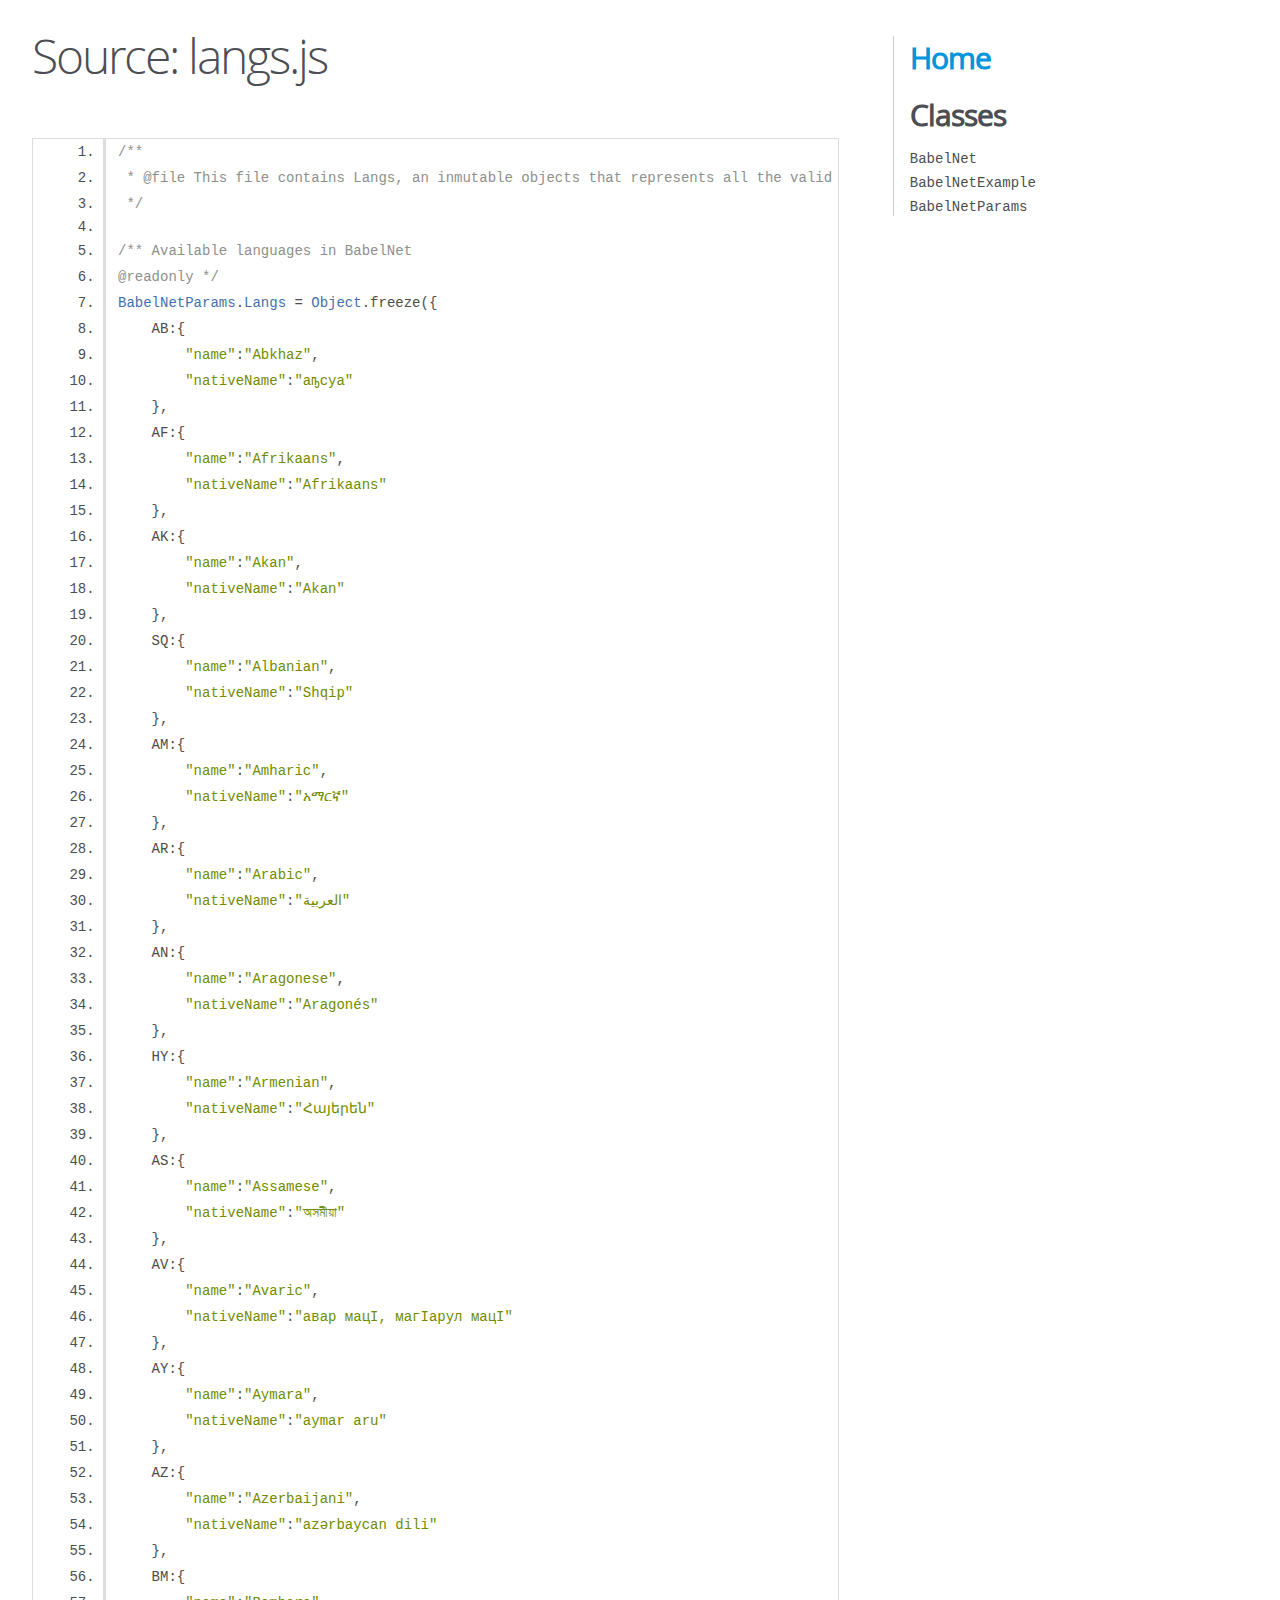
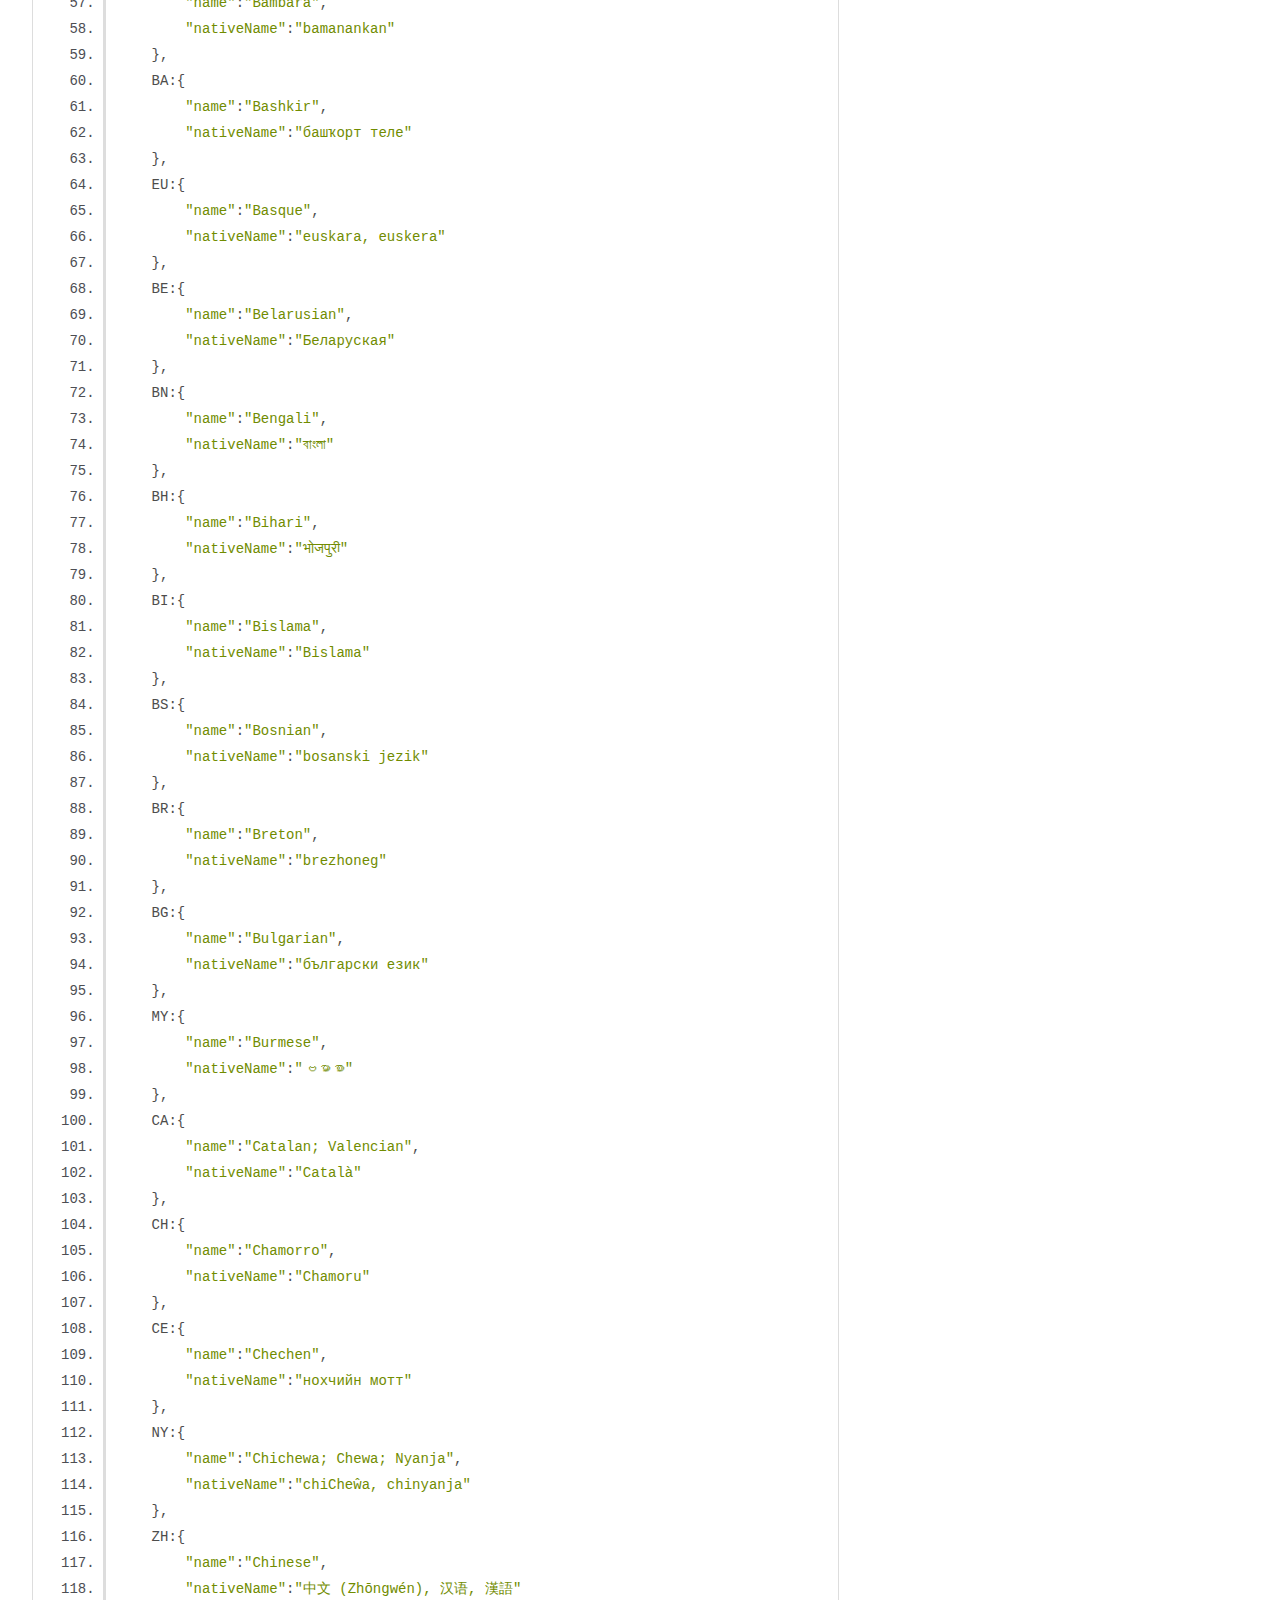
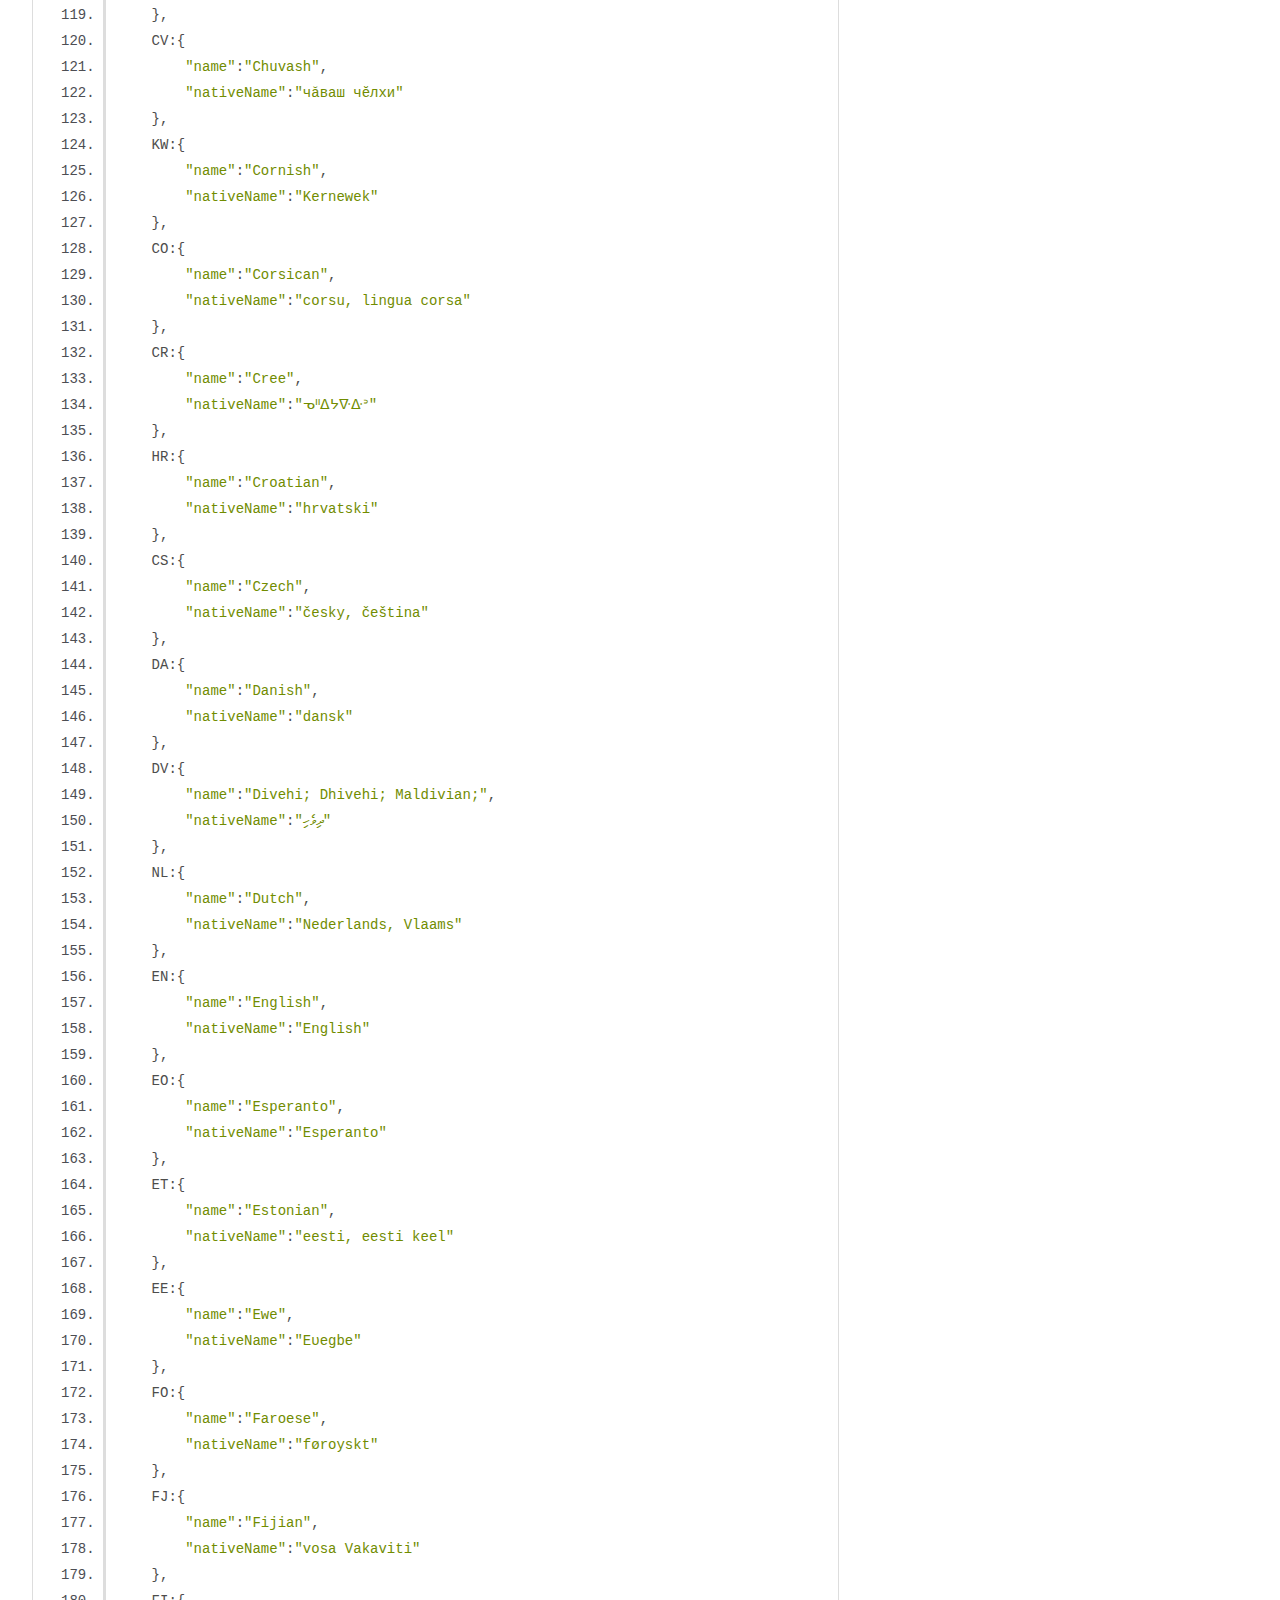
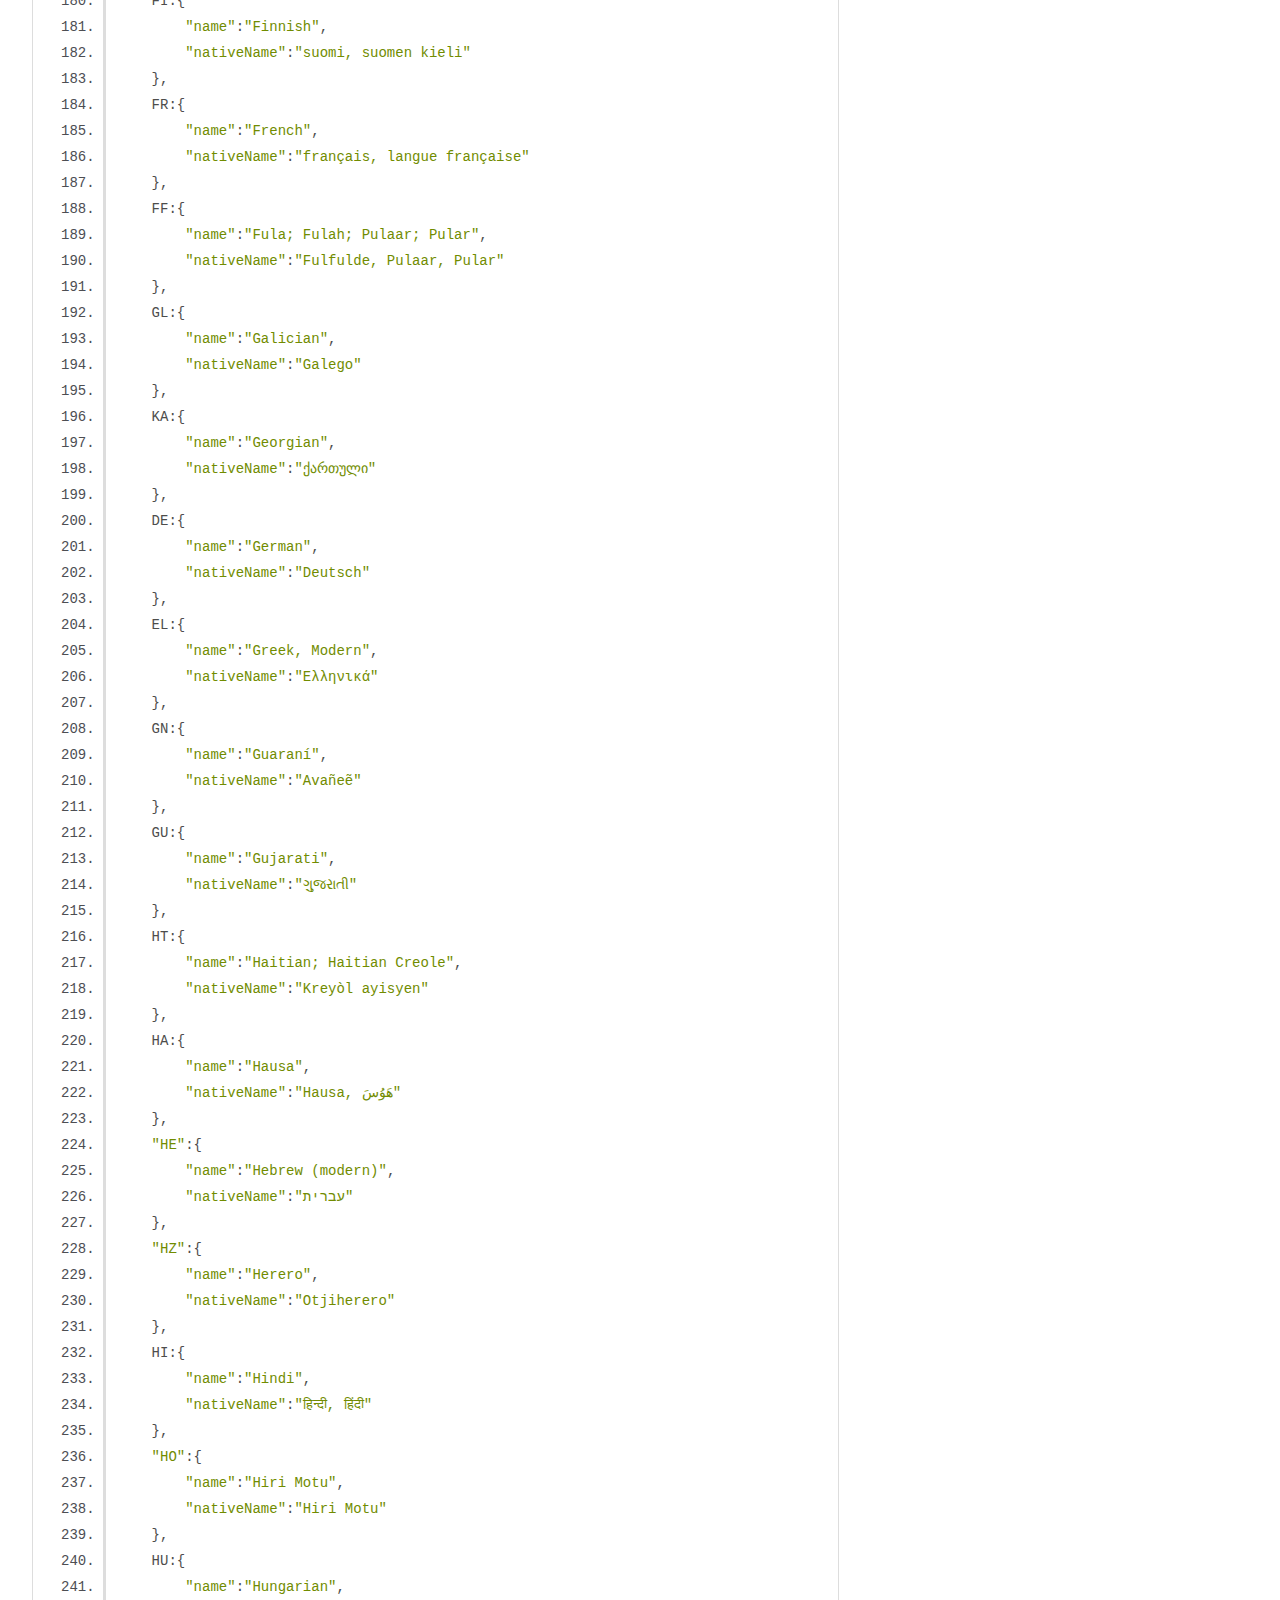
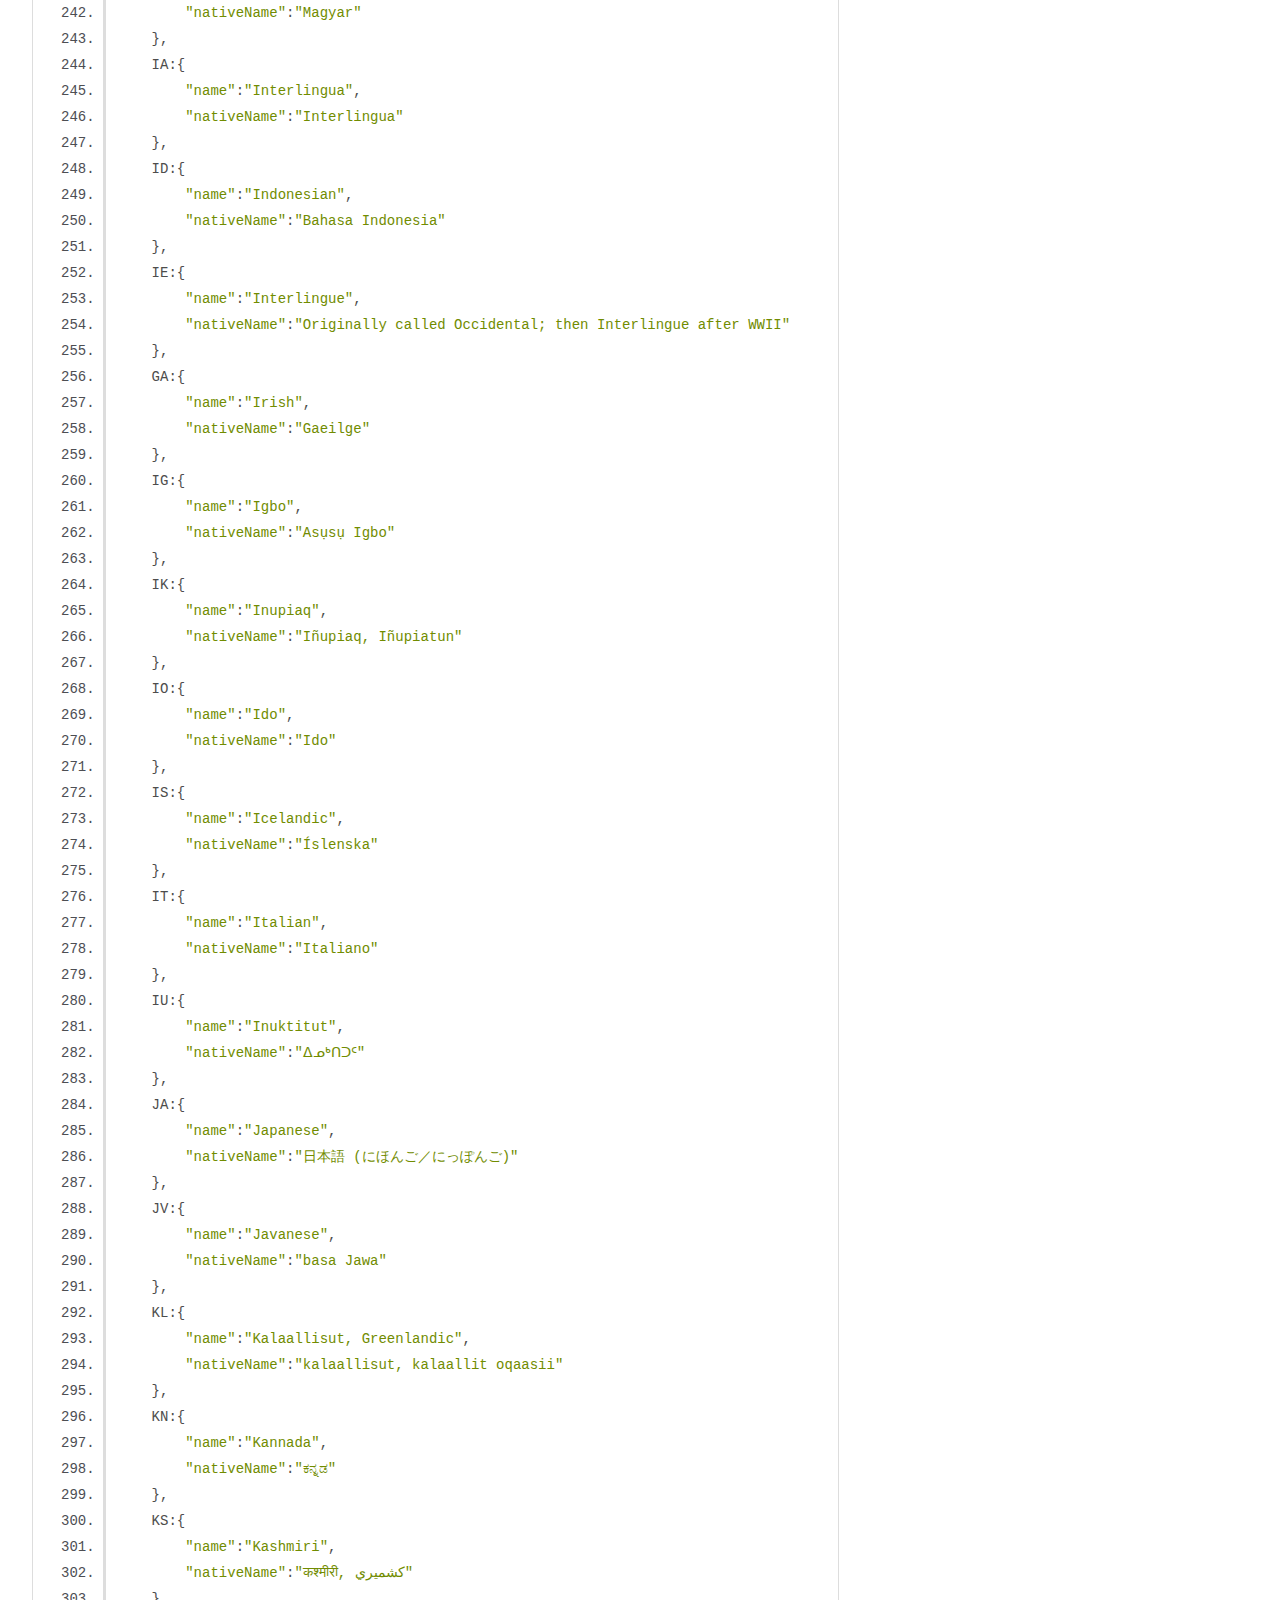
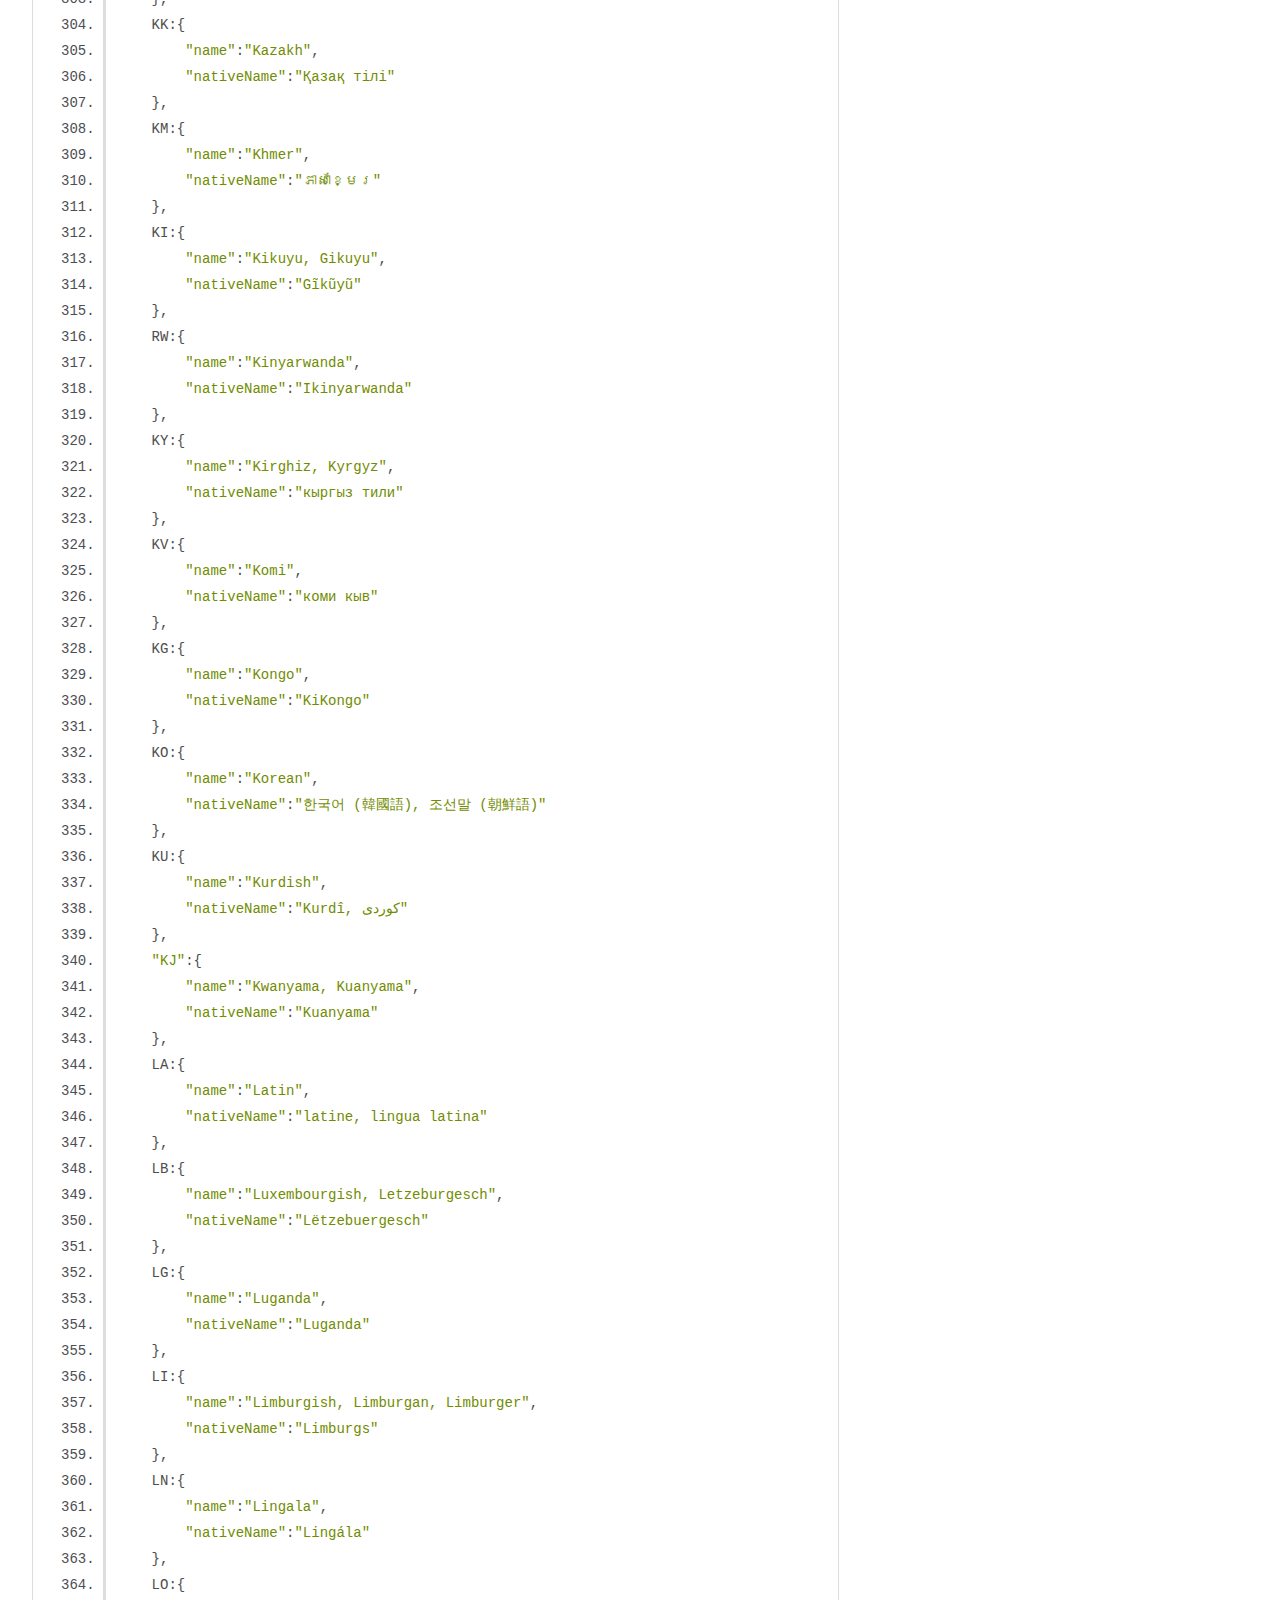
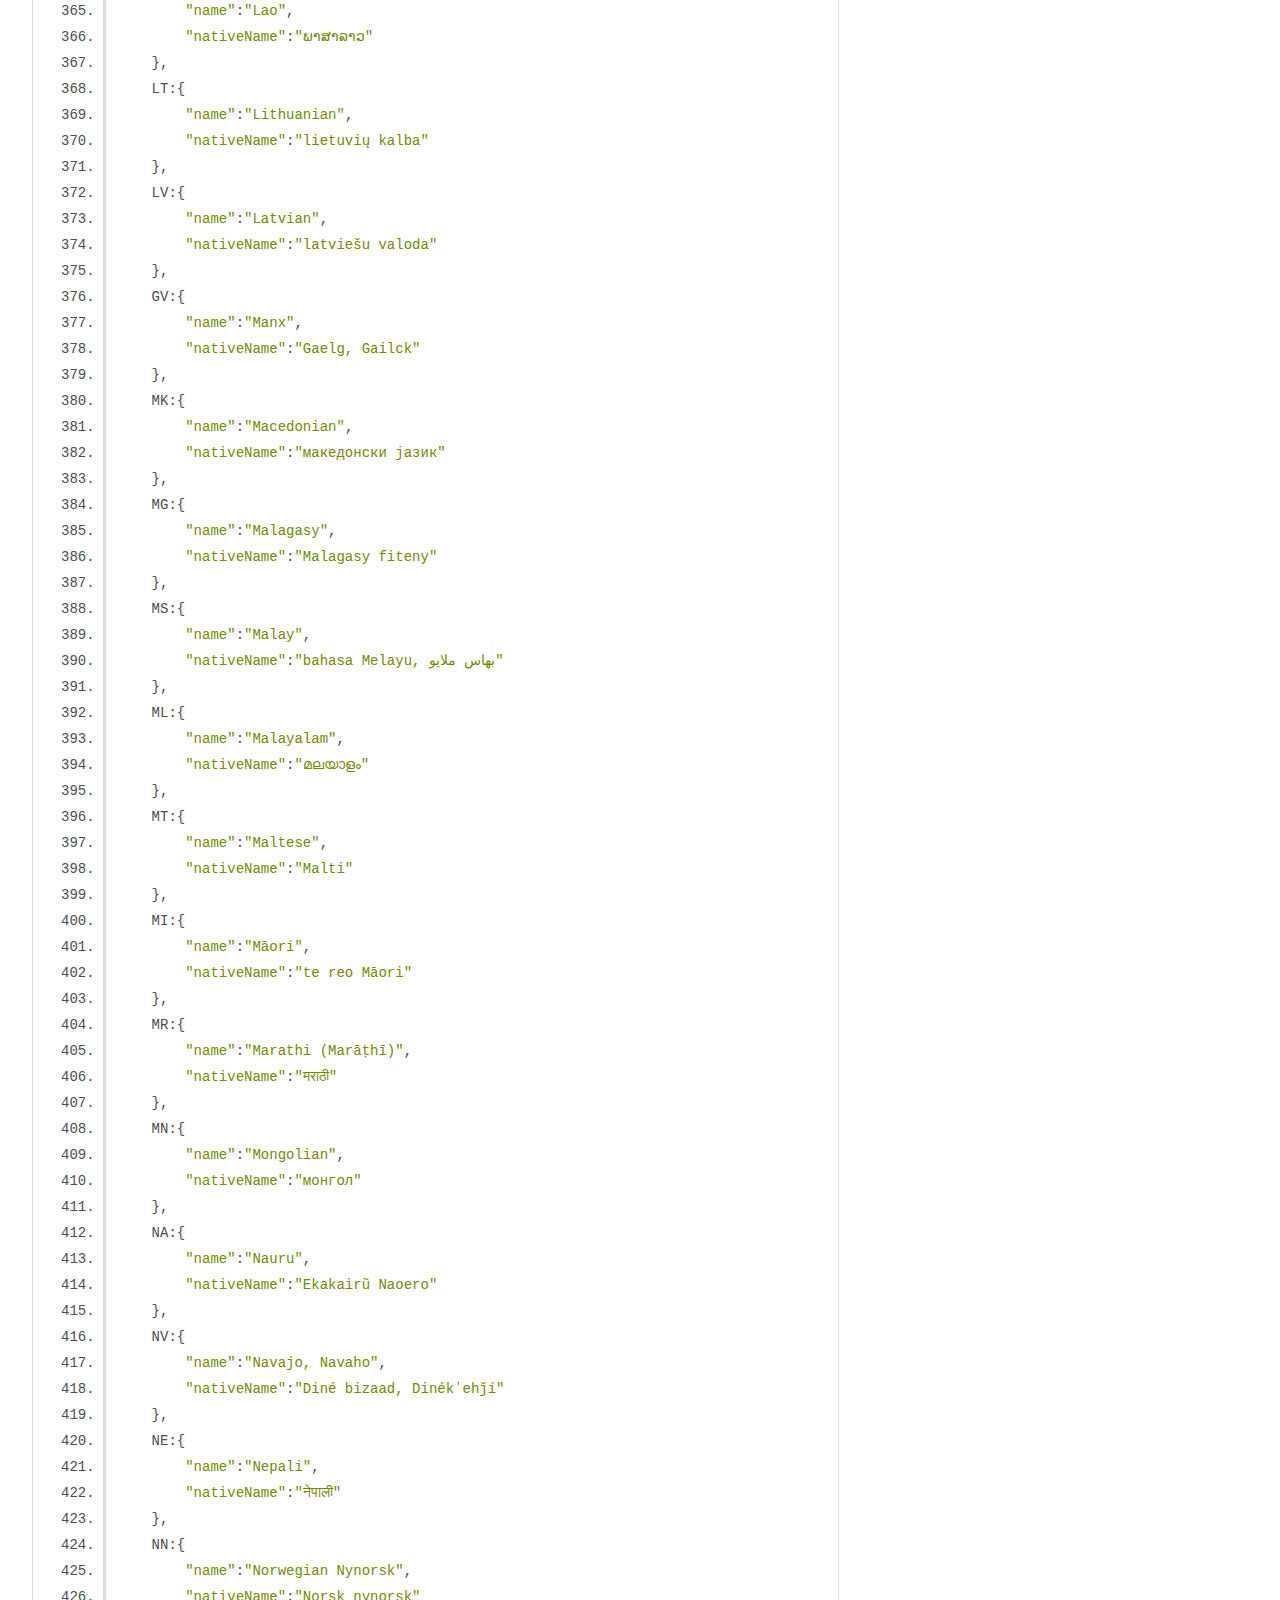
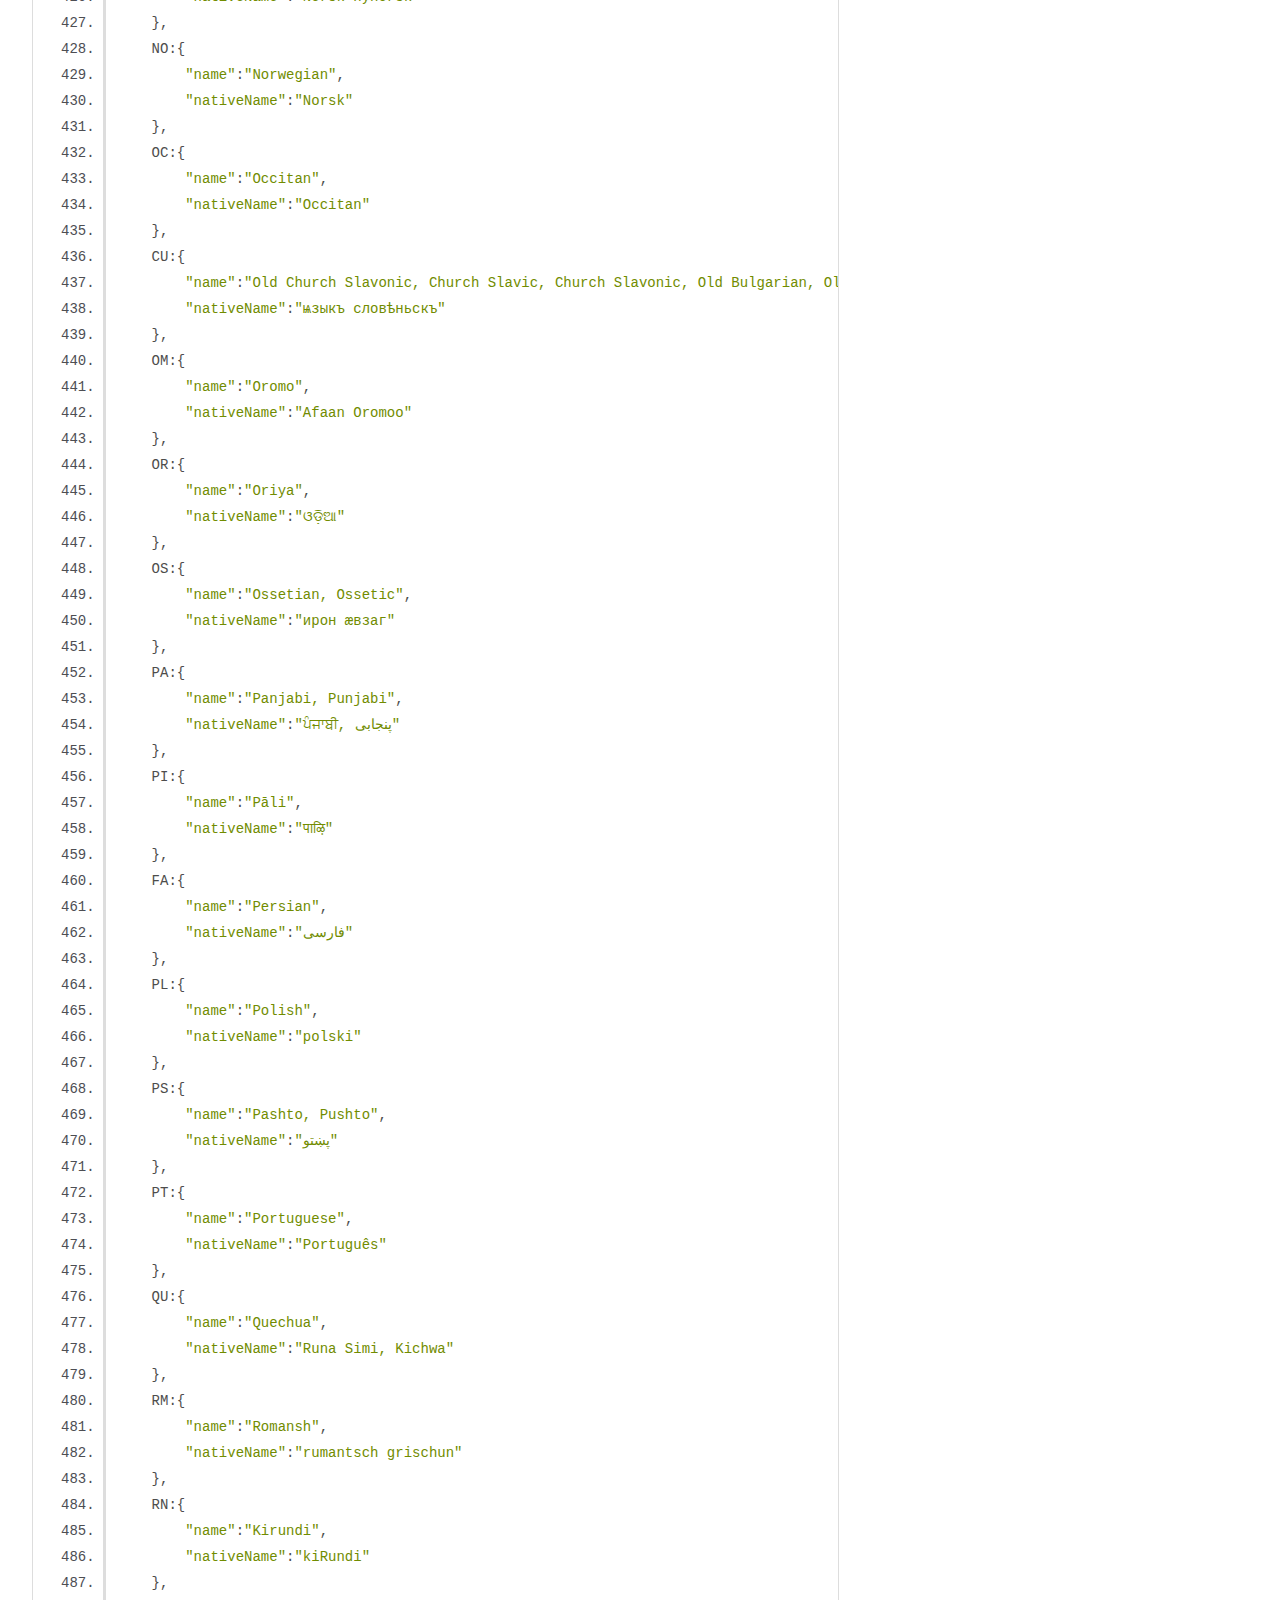
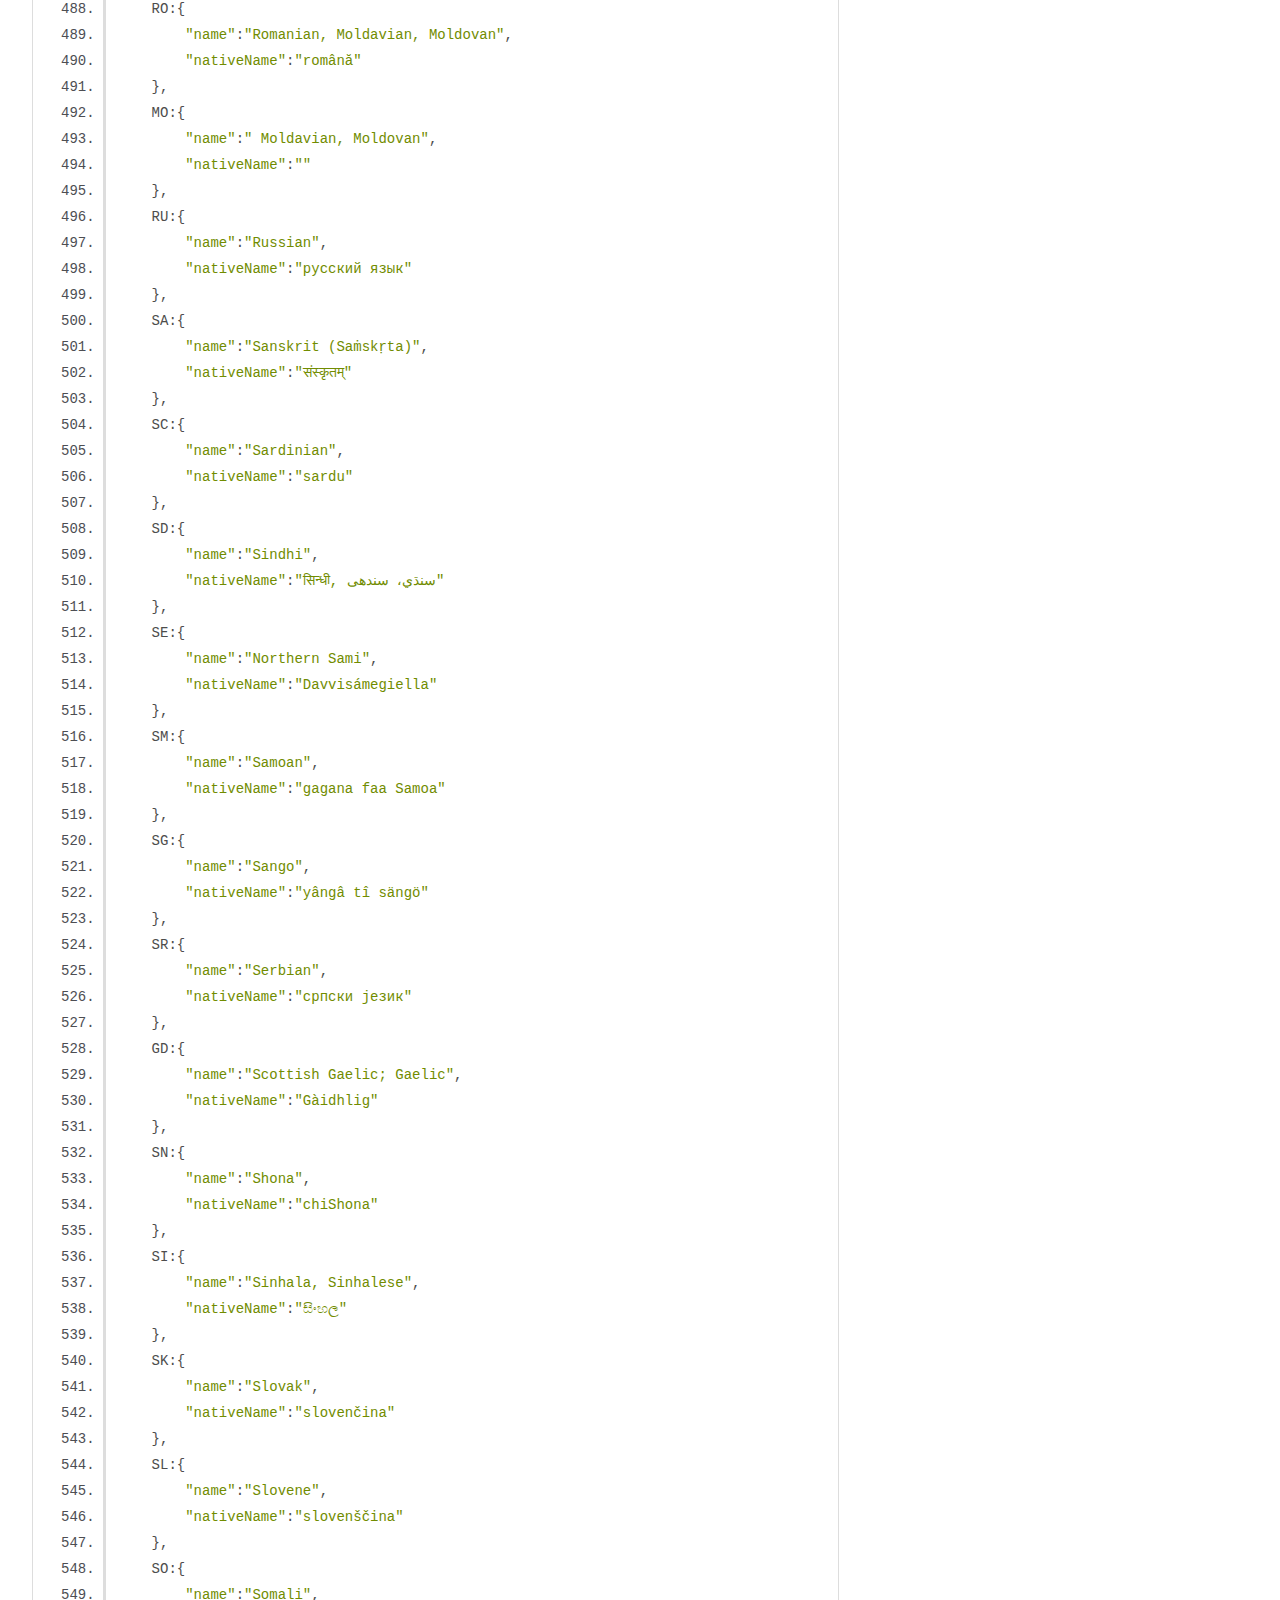
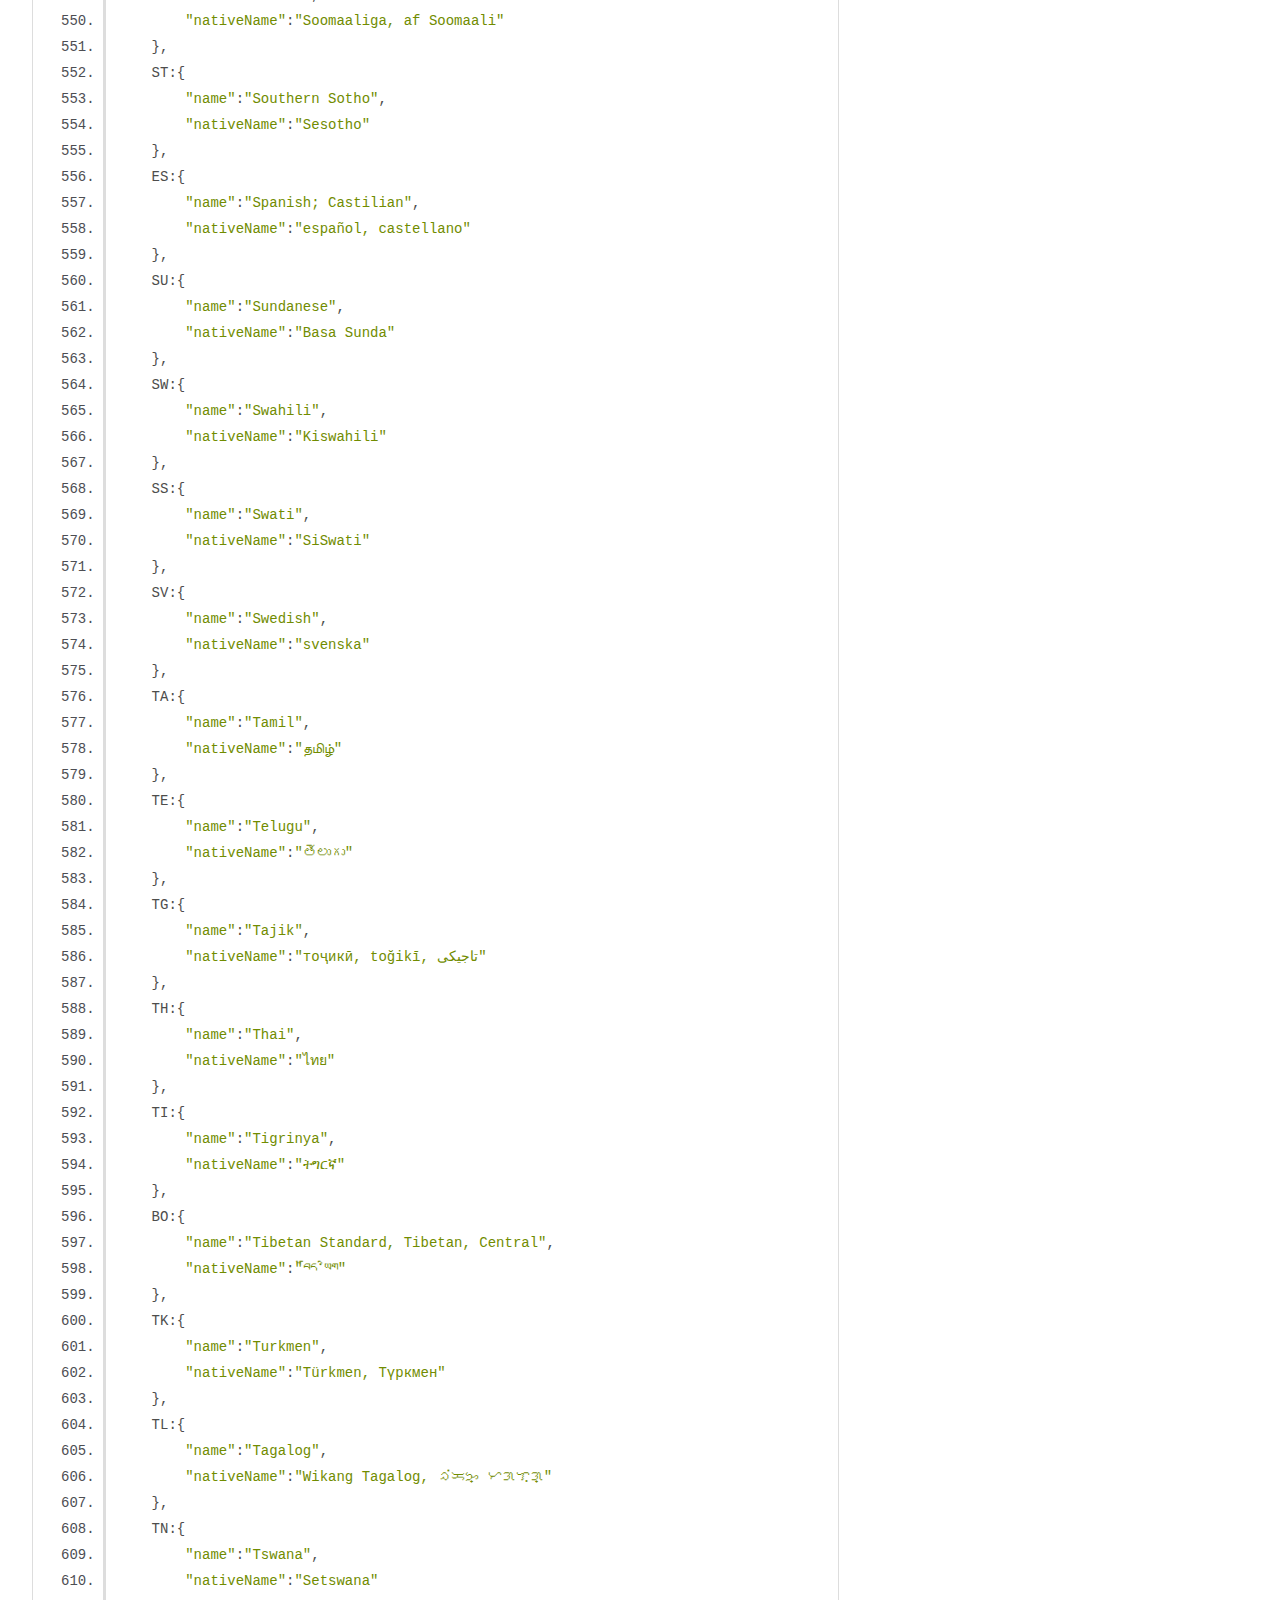
<file: doc/langs.js.html>
<!DOCTYPE html>
<html lang="en">
<head>
    <meta charset="utf-8">
    <title>JSDoc: Source: langs.js</title>

    <script src="scripts/prettify/prettify.js"> </script>
    <script src="scripts/prettify/lang-css.js"> </script>
    <!--[if lt IE 9]>
      <script src="//html5shiv.googlecode.com/svn/trunk/html5.js"></script>
    <![endif]-->
    <link type="text/css" rel="stylesheet" href="styles/prettify-tomorrow.css">
    <link type="text/css" rel="stylesheet" href="styles/jsdoc-default.css">
</head>

<body>

<div id="main">

    <h1 class="page-title">Source: langs.js</h1>

    



    
    <section>
        <article>
            <pre class="prettyprint source linenums"><code>/**
 * @file This file contains Langs, an inmutable objects that represents all the valid languages in the BabelNet and Babelfy APIs
 */

/** Available languages in BabelNet
@readonly */
BabelNetParams.Langs = Object.freeze({
    AB:{
        "name":"Abkhaz",
        "nativeName":"аҧсуа"
    },
    AF:{
        "name":"Afrikaans",
        "nativeName":"Afrikaans"
    },
    AK:{
        "name":"Akan",
        "nativeName":"Akan"
    },
    SQ:{
        "name":"Albanian",
        "nativeName":"Shqip"
    },
    AM:{
        "name":"Amharic",
        "nativeName":"አማርኛ"
    },
    AR:{
        "name":"Arabic",
        "nativeName":"العربية"
    },
    AN:{
        "name":"Aragonese",
        "nativeName":"Aragonés"
    },
    HY:{
        "name":"Armenian",
        "nativeName":"Հայերեն"
    },
    AS:{
        "name":"Assamese",
        "nativeName":"অসমীয়া"
    },
    AV:{
        "name":"Avaric",
        "nativeName":"авар мацӀ, магӀарул мацӀ"
    },
    AY:{
        "name":"Aymara",
        "nativeName":"aymar aru"
    },
    AZ:{
        "name":"Azerbaijani",
        "nativeName":"azərbaycan dili"
    },
    BM:{
        "name":"Bambara",
        "nativeName":"bamanankan"
    },
    BA:{
        "name":"Bashkir",
        "nativeName":"башҡорт теле"
    },
    EU:{
        "name":"Basque",
        "nativeName":"euskara, euskera"
    },
    BE:{
        "name":"Belarusian",
        "nativeName":"Беларуская"
    },
    BN:{
        "name":"Bengali",
        "nativeName":"বাংলা"
    },
    BH:{
        "name":"Bihari",
        "nativeName":"भोजपुरी"
    },
    BI:{
        "name":"Bislama",
        "nativeName":"Bislama"
    },
    BS:{
        "name":"Bosnian",
        "nativeName":"bosanski jezik"
    },
    BR:{
        "name":"Breton",
        "nativeName":"brezhoneg"
    },
    BG:{
        "name":"Bulgarian",
        "nativeName":"български език"
    },
    MY:{
        "name":"Burmese",
        "nativeName":"ဗမာစာ"
    },
    CA:{
        "name":"Catalan; Valencian",
        "nativeName":"Català"
    },
    CH:{
        "name":"Chamorro",
        "nativeName":"Chamoru"
    },
    CE:{
        "name":"Chechen",
        "nativeName":"нохчийн мотт"
    },
    NY:{
        "name":"Chichewa; Chewa; Nyanja",
        "nativeName":"chiCheŵa, chinyanja"
    },
    ZH:{
        "name":"Chinese",
        "nativeName":"中文 (Zhōngwén), 汉语, 漢語"
    },
    CV:{
        "name":"Chuvash",
        "nativeName":"чӑваш чӗлхи"
    },
    KW:{
        "name":"Cornish",
        "nativeName":"Kernewek"
    },
    CO:{
        "name":"Corsican",
        "nativeName":"corsu, lingua corsa"
    },
    CR:{
        "name":"Cree",
        "nativeName":"ᓀᐦᐃᔭᐍᐏᐣ"
    },
    HR:{
        "name":"Croatian",
        "nativeName":"hrvatski"
    },
    CS:{
        "name":"Czech",
        "nativeName":"česky, čeština"
    },
    DA:{
        "name":"Danish",
        "nativeName":"dansk"
    },
    DV:{
        "name":"Divehi; Dhivehi; Maldivian;",
        "nativeName":"ދިވެހި"
    },
    NL:{
        "name":"Dutch",
        "nativeName":"Nederlands, Vlaams"
    },
    EN:{
        "name":"English",
        "nativeName":"English"
    },
    EO:{
        "name":"Esperanto",
        "nativeName":"Esperanto"
    },
    ET:{
        "name":"Estonian",
        "nativeName":"eesti, eesti keel"
    },
    EE:{
        "name":"Ewe",
        "nativeName":"Eʋegbe"
    },
    FO:{
        "name":"Faroese",
        "nativeName":"føroyskt"
    },
    FJ:{
        "name":"Fijian",
        "nativeName":"vosa Vakaviti"
    },
    FI:{
        "name":"Finnish",
        "nativeName":"suomi, suomen kieli"
    },
    FR:{
        "name":"French",
        "nativeName":"français, langue française"
    },
    FF:{
        "name":"Fula; Fulah; Pulaar; Pular",
        "nativeName":"Fulfulde, Pulaar, Pular"
    },
    GL:{
        "name":"Galician",
        "nativeName":"Galego"
    },
    KA:{
        "name":"Georgian",
        "nativeName":"ქართული"
    },
    DE:{
        "name":"German",
        "nativeName":"Deutsch"
    },
    EL:{
        "name":"Greek, Modern",
        "nativeName":"Ελληνικά"
    },
    GN:{
        "name":"Guaraní",
        "nativeName":"Avañeẽ"
    },
    GU:{
        "name":"Gujarati",
        "nativeName":"ગુજરાતી"
    },
    HT:{
        "name":"Haitian; Haitian Creole",
        "nativeName":"Kreyòl ayisyen"
    },
    HA:{
        "name":"Hausa",
        "nativeName":"Hausa, هَوُسَ"
    },
    "HE":{
        "name":"Hebrew (modern)",
        "nativeName":"עברית"
    },
    "HZ":{
        "name":"Herero",
        "nativeName":"Otjiherero"
    },
    HI:{
        "name":"Hindi",
        "nativeName":"हिन्दी, हिंदी"
    },
    "HO":{
        "name":"Hiri Motu",
        "nativeName":"Hiri Motu"
    },
    HU:{
        "name":"Hungarian",
        "nativeName":"Magyar"
    },
    IA:{
        "name":"Interlingua",
        "nativeName":"Interlingua"
    },
    ID:{
        "name":"Indonesian",
        "nativeName":"Bahasa Indonesia"
    },
    IE:{
        "name":"Interlingue",
        "nativeName":"Originally called Occidental; then Interlingue after WWII"
    },
    GA:{
        "name":"Irish",
        "nativeName":"Gaeilge"
    },
    IG:{
        "name":"Igbo",
        "nativeName":"Asụsụ Igbo"
    },
    IK:{
        "name":"Inupiaq",
        "nativeName":"Iñupiaq, Iñupiatun"
    },
    IO:{
        "name":"Ido",
        "nativeName":"Ido"
    },
    IS:{
        "name":"Icelandic",
        "nativeName":"Íslenska"
    },
    IT:{
        "name":"Italian",
        "nativeName":"Italiano"
    },
    IU:{
        "name":"Inuktitut",
        "nativeName":"ᐃᓄᒃᑎᑐᑦ"
    },
    JA:{
        "name":"Japanese",
        "nativeName":"日本語 (にほんご／にっぽんご)"
    },
    JV:{
        "name":"Javanese",
        "nativeName":"basa Jawa"
    },
    KL:{
        "name":"Kalaallisut, Greenlandic",
        "nativeName":"kalaallisut, kalaallit oqaasii"
    },
    KN:{
        "name":"Kannada",
        "nativeName":"ಕನ್ನಡ"
    },
    KS:{
        "name":"Kashmiri",
        "nativeName":"कश्मीरी, كشميري‎"
    },
    KK:{
        "name":"Kazakh",
        "nativeName":"Қазақ тілі"
    },
    KM:{
        "name":"Khmer",
        "nativeName":"ភាសាខ្មែរ"
    },
    KI:{
        "name":"Kikuyu, Gikuyu",
        "nativeName":"Gĩkũyũ"
    },
    RW:{
        "name":"Kinyarwanda",
        "nativeName":"Ikinyarwanda"
    },
    KY:{
        "name":"Kirghiz, Kyrgyz",
        "nativeName":"кыргыз тили"
    },
    KV:{
        "name":"Komi",
        "nativeName":"коми кыв"
    },
    KG:{
        "name":"Kongo",
        "nativeName":"KiKongo"
    },
    KO:{
        "name":"Korean",
        "nativeName":"한국어 (韓國語), 조선말 (朝鮮語)"
    },
    KU:{
        "name":"Kurdish",
        "nativeName":"Kurdî, كوردی‎"
    },
    "KJ":{
        "name":"Kwanyama, Kuanyama",
        "nativeName":"Kuanyama"
    },
    LA:{
        "name":"Latin",
        "nativeName":"latine, lingua latina"
    },
    LB:{
        "name":"Luxembourgish, Letzeburgesch",
        "nativeName":"Lëtzebuergesch"
    },
    LG:{
        "name":"Luganda",
        "nativeName":"Luganda"
    },
    LI:{
        "name":"Limburgish, Limburgan, Limburger",
        "nativeName":"Limburgs"
    },
    LN:{
        "name":"Lingala",
        "nativeName":"Lingála"
    },
    LO:{
        "name":"Lao",
        "nativeName":"ພາສາລາວ"
    },
    LT:{
        "name":"Lithuanian",
        "nativeName":"lietuvių kalba"
    },
    LV:{
        "name":"Latvian",
        "nativeName":"latviešu valoda"
    },
    GV:{
        "name":"Manx",
        "nativeName":"Gaelg, Gailck"
    },
    MK:{
        "name":"Macedonian",
        "nativeName":"македонски јазик"
    },
    MG:{
        "name":"Malagasy",
        "nativeName":"Malagasy fiteny"
    },
    MS:{
        "name":"Malay",
        "nativeName":"bahasa Melayu, بهاس ملايو‎"
    },
    ML:{
        "name":"Malayalam",
        "nativeName":"മലയാളം"
    },
    MT:{
        "name":"Maltese",
        "nativeName":"Malti"
    },
    MI:{
        "name":"Māori",
        "nativeName":"te reo Māori"
    },
    MR:{
        "name":"Marathi (Marāṭhī)",
        "nativeName":"मराठी"
    },
    MN:{
        "name":"Mongolian",
        "nativeName":"монгол"
    },
    NA:{
        "name":"Nauru",
        "nativeName":"Ekakairũ Naoero"
    },
    NV:{
        "name":"Navajo, Navaho",
        "nativeName":"Diné bizaad, Dinékʼehǰí"
    },
    NE:{
        "name":"Nepali",
        "nativeName":"नेपाली"
    },
    NN:{
        "name":"Norwegian Nynorsk",
        "nativeName":"Norsk nynorsk"
    },
    NO:{
        "name":"Norwegian",
        "nativeName":"Norsk"
    },
    OC:{
        "name":"Occitan",
        "nativeName":"Occitan"
    },
    CU:{
        "name":"Old Church Slavonic, Church Slavic, Church Slavonic, Old Bulgarian, Old Slavonic",
        "nativeName":"ѩзыкъ словѣньскъ"
    },
    OM:{
        "name":"Oromo",
        "nativeName":"Afaan Oromoo"
    },
    OR:{
        "name":"Oriya",
        "nativeName":"ଓଡ଼ିଆ"
    },
    OS:{
        "name":"Ossetian, Ossetic",
        "nativeName":"ирон æвзаг"
    },
    PA:{
        "name":"Panjabi, Punjabi",
        "nativeName":"ਪੰਜਾਬੀ, پنجابی‎"
    },
    PI:{
        "name":"Pāli",
        "nativeName":"पाऴि"
    },
    FA:{
        "name":"Persian",
        "nativeName":"فارسی"
    },
    PL:{
        "name":"Polish",
        "nativeName":"polski"
    },
    PS:{
        "name":"Pashto, Pushto",
        "nativeName":"پښتو"
    },
    PT:{
        "name":"Portuguese",
        "nativeName":"Português"
    },
    QU:{
        "name":"Quechua",
        "nativeName":"Runa Simi, Kichwa"
    },
    RM:{
        "name":"Romansh",
        "nativeName":"rumantsch grischun"
    },
    RN:{
        "name":"Kirundi",
        "nativeName":"kiRundi"
    },
    RO:{
        "name":"Romanian, Moldavian, Moldovan",
        "nativeName":"română"
    },
    MO:{
        "name":" Moldavian, Moldovan",
        "nativeName":""
    },
    RU:{
        "name":"Russian",
        "nativeName":"русский язык"
    },
    SA:{
        "name":"Sanskrit (Saṁskṛta)",
        "nativeName":"संस्कृतम्"
    },
    SC:{
        "name":"Sardinian",
        "nativeName":"sardu"
    },
    SD:{
        "name":"Sindhi",
        "nativeName":"सिन्धी, سنڌي، سندھی‎"
    },
    SE:{
        "name":"Northern Sami",
        "nativeName":"Davvisámegiella"
    },
    SM:{
        "name":"Samoan",
        "nativeName":"gagana faa Samoa"
    },
    SG:{
        "name":"Sango",
        "nativeName":"yângâ tî sängö"
    },
    SR:{
        "name":"Serbian",
        "nativeName":"српски језик"
    },
    GD:{
        "name":"Scottish Gaelic; Gaelic",
        "nativeName":"Gàidhlig"
    },
    SN:{
        "name":"Shona",
        "nativeName":"chiShona"
    },
    SI:{
        "name":"Sinhala, Sinhalese",
        "nativeName":"සිංහල"
    },
    SK:{
        "name":"Slovak",
        "nativeName":"slovenčina"
    },
    SL:{
        "name":"Slovene",
        "nativeName":"slovenščina"
    },
    SO:{
        "name":"Somali",
        "nativeName":"Soomaaliga, af Soomaali"
    },
    ST:{
        "name":"Southern Sotho",
        "nativeName":"Sesotho"
    },
    ES:{
        "name":"Spanish; Castilian",
        "nativeName":"español, castellano"
    },
    SU:{
        "name":"Sundanese",
        "nativeName":"Basa Sunda"
    },
    SW:{
        "name":"Swahili",
        "nativeName":"Kiswahili"
    },
    SS:{
        "name":"Swati",
        "nativeName":"SiSwati"
    },
    SV:{
        "name":"Swedish",
        "nativeName":"svenska"
    },
    TA:{
        "name":"Tamil",
        "nativeName":"தமிழ்"
    },
    TE:{
        "name":"Telugu",
        "nativeName":"తెలుగు"
    },
    TG:{
        "name":"Tajik",
        "nativeName":"тоҷикӣ, toğikī, تاجیکی‎"
    },
    TH:{
        "name":"Thai",
        "nativeName":"ไทย"
    },
    TI:{
        "name":"Tigrinya",
        "nativeName":"ትግርኛ"
    },
    BO:{
        "name":"Tibetan Standard, Tibetan, Central",
        "nativeName":"བོད་ཡིག"
    },
    TK:{
        "name":"Turkmen",
        "nativeName":"Türkmen, Түркмен"
    },
    TL:{
        "name":"Tagalog",
        "nativeName":"Wikang Tagalog, ᜏᜒᜃᜅ᜔ ᜆᜄᜎᜓᜄ᜔"
    },
    TN:{
        "name":"Tswana",
        "nativeName":"Setswana"
    },
    TO:{
        "name":"Tonga (Tonga Islands)",
        "nativeName":"faka Tonga"
    },
    TR:{
        "name":"Turkish",
        "nativeName":"Türkçe"
    },
    TS:{
        "name":"Tsonga",
        "nativeName":"Xitsonga"
    },
    TT:{
        "name":"Tatar",
        "nativeName":"татарча, tatarça, تاتارچا‎"
    },
    TW:{
        "name":"Twi",
        "nativeName":"Twi"
    },
    TY:{
        "name":"Tahitian",
        "nativeName":"Reo Tahiti"
    },
    UG:{
        "name":"Uighur, Uyghur",
        "nativeName":"Uyƣurqə, ئۇيغۇرچە‎"
    },
    UK:{
        "name":"Ukrainian",
        "nativeName":"українська"
    },
    UR:{
        "name":"Urdu",
        "nativeName":"اردو"
    },
    UZ:{
        "name":"Uzbek",
        "nativeName":"zbek, Ўзбек, أۇزبېك‎"
    },
    VE:{
        "name":"Venda",
        "nativeName":"Tshivenḓa"
    },
    VI:{
        "name":"Vietnamese",
        "nativeName":"Tiếng Việt"
    },
    VO:{
        "name":"Volapük",
        "nativeName":"Volapük"
    },
    WA:{
        "name":"Walloon",
        "nativeName":"Walon"
    },
    CY:{
        "name":"Welsh",
        "nativeName":"Cymraeg"
    },
    WO:{
        "name":"Wolof",
        "nativeName":"Wollof"
    },
    FY:{
        "name":"Western Frisian",
        "nativeName":"Frysk"
    },
    XH:{
        "name":"Xhosa",
        "nativeName":"isiXhosa"
    },
    YI:{
        "name":"Yiddish",
        "nativeName":"ייִדיש"
    },
    YO:{
        "name":"Yoruba",
        "nativeName":"Yorùbá"
    },
    ZA:{
        "name":"Zhuang, Chuang",
        "nativeName":"Saɯ cueŋƅ, Saw cuengh"
    },
    ZU:{
        "name":"Zulu",
        "nativeName":"Zulu"
    },
    DZ:{
        "name":"Dzongkha",
        "nativeName":""
    },
    MUL:{
        "name":"International",
        "nativeName":""
    },
    TUM:{
        "name":"Tumbuka",
        "nativeName":""
    },
    PNG:{
        "name":"Pontic",
        "nativeName":""
    },
    PIH:{
        "name":"Norfolk",
        "nativeName":""
    },
    GOT:{
        "name":"Gothic",
        "nativeName":""
    },
    ROA_RUP:{
        "name":"Aromanian",
        "nativeName":""
    },
    CHR:{
        "name":"Cherokee",
        "nativeName":""
    },
    RMY:{
        "name":"Romani",
        "nativeName":""
    },
    CHY:{
        "name":"Cheyenne",
        "nativeName":""
    },
    CDO:{
        "name":"Min Dong",
        "nativeName":""
    },
    TYV:{
        "name":"Tuvan",
        "nativeName":""
    },
    LTG:{
        "name":"Latgalian",
        "nativeName":""
    },
    KAA:{
        "name":"Karakalpak",
        "nativeName":""
    },
    TET:{
        "name":"Tetum",
        "nativeName":""
    },
    NSO:{
        "name":"Northern Sotho",
        "nativeName":""
    },
    SRN:{
        "name":"Sranan",
        "nativeName":""
    },
    BXR:{
        "name":"Buryat (Russia)",
        "nativeName":""
    },
    JBO:{
        "name":"Lojban",
        "nativeName":""
    },
    MDF:{
        "name":"Moksha",
        "nativeName":""
    },
    LBE:{
        "name":"Lak",
        "nativeName":""
    },
    TPI:{
        "name":"Tok Pisin",
        "nativeName":""
    },
    PAP:{
        "name":"Papiamentu",
        "nativeName":""
    },
    KBD:{
        "name":"Kabardian Circassian",
        "nativeName":""
    },
    BJN:{
        "name":"Banjar",
        "nativeName":""
    },
    ARC:{
        "name":"Aramaic",
        "nativeName":""
    },
    MYV:{
        "name":"Erzya",
        "nativeName":""
    },
    XAL:{
        "name":"Kalmyk",
        "nativeName":""
    },
    KAB:{
        "name":"Kabyle",
        "nativeName":""
    },
    PDC:{
        "name":"Pennsylvania German",
        "nativeName":""
    },
    HAW:{
        "name":"Hawaiian",
        "nativeName":""
    },
    KRC:{
        "name":"Karachay-Balkar",
        "nativeName":""
    },
    PFL:{
        "name":"Palatinate German",
        "nativeName":""
    },
    LEZ:{
        "name":"Lezgian",
        "nativeName":""
    },
    DSB:{
        "name":"Lower Sorbian",
        "nativeName":""
    },
    MWL:{
        "name":"Mirandese",
        "nativeName":""
    },
    FRP:{
        "name":"Franco-Provençal/Arpitan",
        "nativeName":""
    },
    EXT:{
        "name":"Extremaduran",
        "nativeName":""
    },
    ACE:{
        "name":"Acehnese",
        "nativeName":""
    },
    ANG:{
        "name":"Anglo-Saxon",
        "nativeName":""
    },
    SZL:{
        "name":"Silesian",
        "nativeName":""
    },
    NOV:{
        "name":"Novial",
        "nativeName":""
    },
    KSH:{
        "name":"Ripuarian",
        "nativeName":""
    },
    PCD:{
        "name":"Picard",
        "nativeName":""
    },
    GAG:{
        "name":"Gagauz",
        "nativeName":""
    },
    CBK_ZAM:{
        "name":"Zamboanga Chavacano",
        "nativeName":""
    },
    EML:{
        "name":"Emilian-Romagnol",
        "nativeName":""
    },
    FUR:{
        "name":"Friulian",
        "nativeName":""
    },
    LIJ:{
        "name":"Ligurian",
        "nativeName":""
    },
    WUU:{
        "name":"Wu",
        "nativeName":""
    },
    LAD:{
        "name":"Ladino",
        "nativeName":""
    },
    STQ:{
        "name":"Saterland Frisian",
        "nativeName":""
    },
    SIMPLE:{
        "name":"Simple English",
        "nativeName":""
    },
    WAR:{
        "name":"Waray-Waray",
        "nativeName":""
    },
    CEB:{
        "name":"Cebuano",
        "nativeName":""
    },
    MIN:{
        "name":"Minangkabau",
        "nativeName":""
    },
    NEW:{
        "name":"Newar / Nepal Bhasa",
        "nativeName":""
    },
    PMS:{
        "name":"Piedmontese",
        "nativeName":""
    },
    BE_X_OLD:{
        "name":"Belarusian (Taraškievica)",
        "nativeName":""
    },
    PNB:{
        "name":"Western Panjabi",
        "nativeName":""
    },
    ZH_YUE:{
        "name":"Cantonese",
        "nativeName":""
    },
    LMO:{
        "name":"Lombard",
        "nativeName":""
    },
    BPY:{
        "name":"Bishnupriya Manipuri",
        "nativeName":""
    },
    SCO:{
        "name":"Scots",
        "nativeName":""
    },
    SCN:{
        "name":"Sicilian",
        "nativeName":""
    },
    NDS:{
        "name":"Low Saxon",
        "nativeName":""
    },
    AST:{
        "name":"Asturian",
        "nativeName":""
    },
    ALS:{
        "name":"Alemannic",
        "nativeName":""
    },
    NAP:{
        "name":"Neapolitan",
        "nativeName":""
    },
    CKB:{
        "name":"Sorani",
        "nativeName":""
    },
    BUG:{
        "name":"Buginese",
        "nativeName":""
    },
    BAT_SMG:{
        "name":"Samogitian",
        "nativeName":""
    },
    ARZ:{
        "name":"Egyptian Arabic",
        "nativeName":""
    },
    MZN:{
        "name":"Mazandarani",
        "nativeName":""
    },
    ZH_MIN_NAN:{
        "name":"Min Nan",
        "nativeName":""
    },
    SAH:{
        "name":"Sakha",
        "nativeName":""
    },
    VEC:{
        "name":"Venetian",
        "nativeName":""
    },
    BAR:{
        "name":"Bavarian",
        "nativeName":""
    },
    NAH:{
        "name":"Nahuatl",
        "nativeName":""
    },
    ROA_TARA:{
        "name":"Tarantino",
        "nativeName":""
    },
    PAM:{
        "name":"Kapampangan",
        "nativeName":""
    },
    HSV:{
        "name":"",
        "nativeName":""
    },
    HSB:{
        "name":"Upper Sorbian",
        "nativeName":""
    },
    MRJ:{
        "name":"Hill Mari",
        "nativeName":""
    },
    ILO:{
        "name":"Fiji Hindi",
        "nativeName":""
    },
    HIF:{
        "name":"Fiji Hindi",
        "nativeName":""
    },
    BCL:{
        "name":"Central Bicolano",
        "nativeName":""
    },
    GAN:{
        "name":"Gan",
        "nativeName":""
    },
    FRR:{
        "name":"North Frisian",
        "nativeName":""
    },
    RUE:{
        "name":"Rusyn",
        "nativeName":""
    },
    GLK:{
        "name":"Gilaki",
        "nativeName":""
    },
    MHR:{
        "name":"Meadow Mari",
        "nativeName":""
    },
    NDS_NL:{
        "name":"Dutch Low Saxon",
        "nativeName":""
    },
    FIU_VRO:{
        "name":"Võro",
        "nativeName":""
    },
    PAG:{
        "name":"Pangasinan",
        "nativeName":""
    },
    VLS:{
        "name":"West Flemish",
        "nativeName":""
    },
    XMF:{
        "name":"Mingrelian",
        "nativeName":""
    },
    DIQ:{
        "name":"Zazaki",
        "nativeName":""
    },
    ZEA:{
        "name":"Zeelandic",
        "nativeName":""
    },
    CSB:{
        "name":"Kashubian",
        "nativeName":""
    },
    CRH:{
        "name":"Crimean Tatar",
        "nativeName":""
    },
    HAK:{
        "name":"Hakka",
        "nativeName":""
    },
    VEP:{
        "name":"Vepsian",
        "nativeName":""
    },
    ZH_CLASSICAL:{
        "name":"Classical Chinese",
        "nativeName":""
    },
    NRM:{
        "name":"Norman",
        "nativeName":""
    },
    UDM:{
        "name":"Udmurt",
        "nativeName":""
    },
    KOI:{
        "name":"Komi-Permyak",
        "nativeName":""
    }
});</code></pre>
        </article>
    </section>




</div>

<nav>
    <h2><a href="index.html">Home</a></h2><h3>Classes</h3><ul><li><a href="BabelNet.html">BabelNet</a></li><li><a href="BabelNetExample.html">BabelNetExample</a></li><li><a href="BabelNetParams.html">BabelNetParams</a></li></ul>
</nav>

<br class="clear">

<footer>
    Documentation generated by <a href="https://github.com/jsdoc3/jsdoc">JSDoc 3.4.0</a> on Fri Apr 29 2016 10:38:50 GMT+0200 (CEST)
</footer>

<script> prettyPrint(); </script>
<script src="scripts/linenumber.js"> </script>
</body>
</html>
</file>
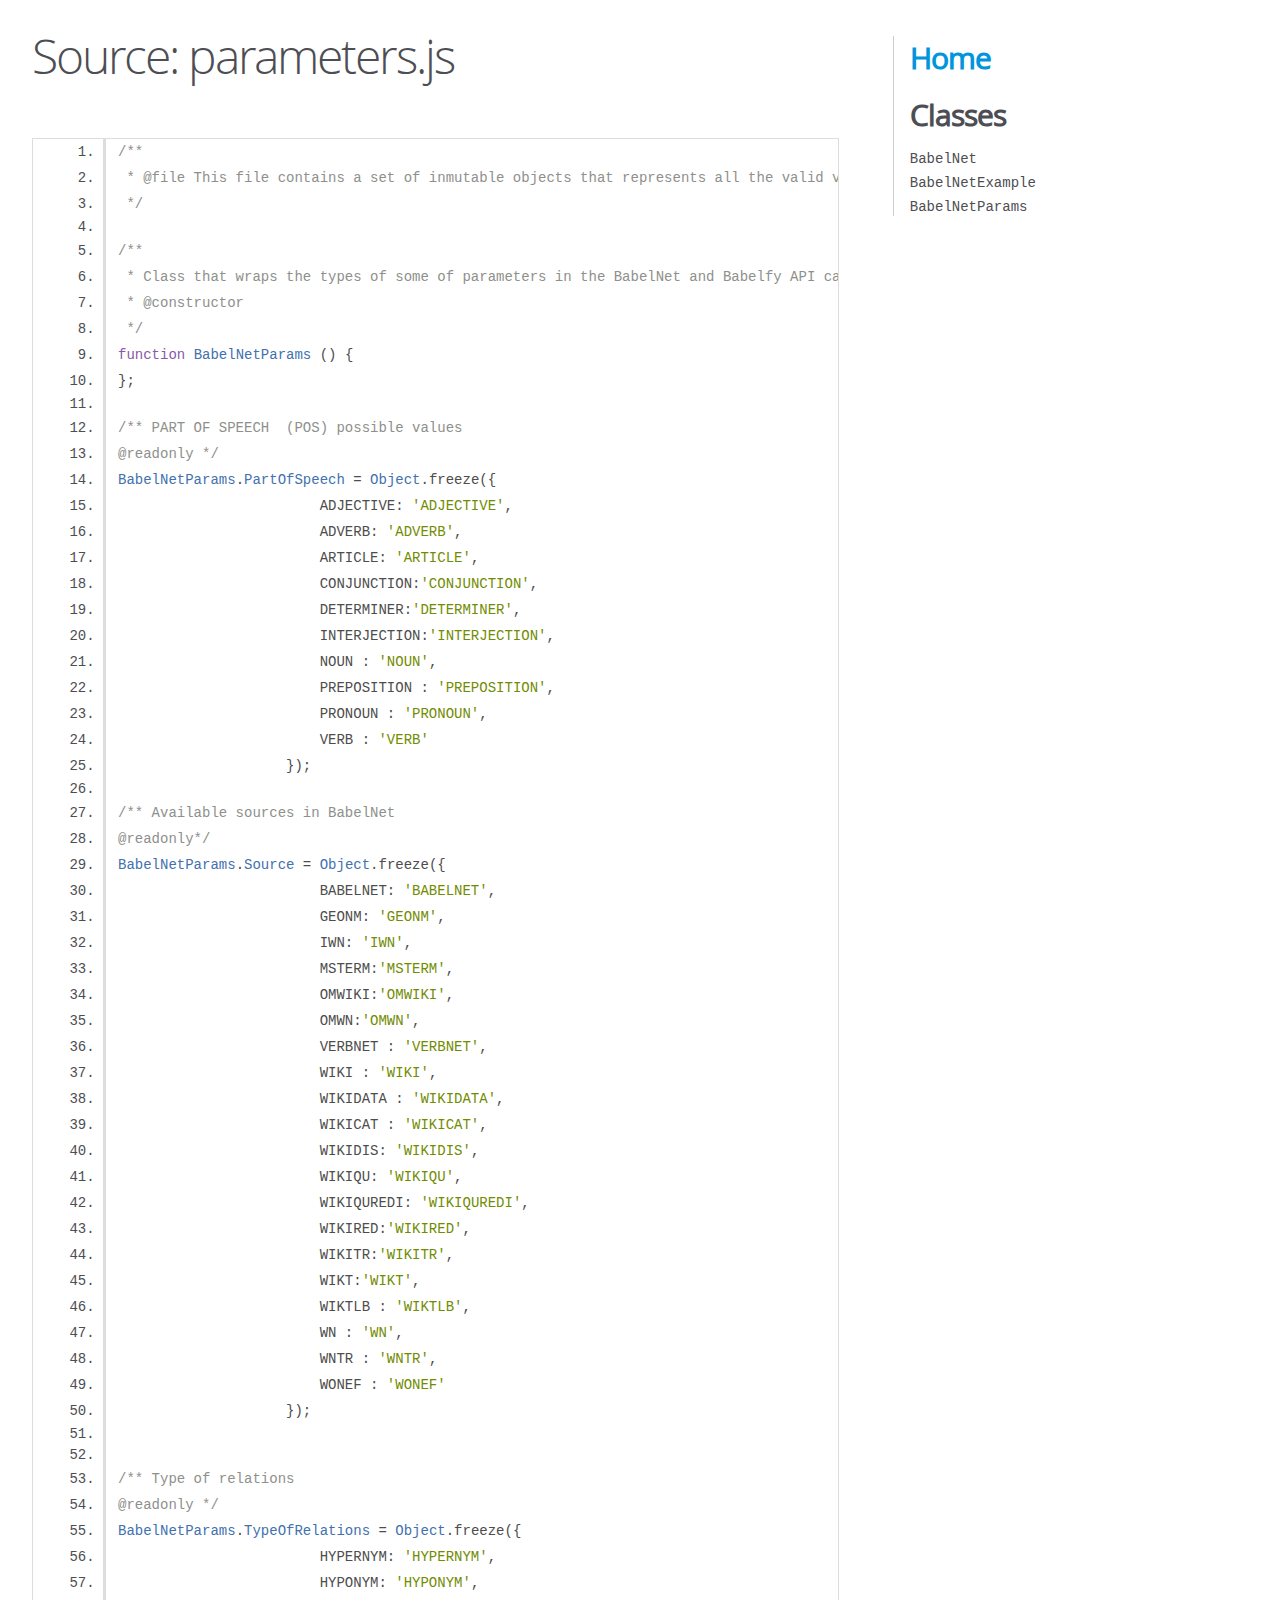
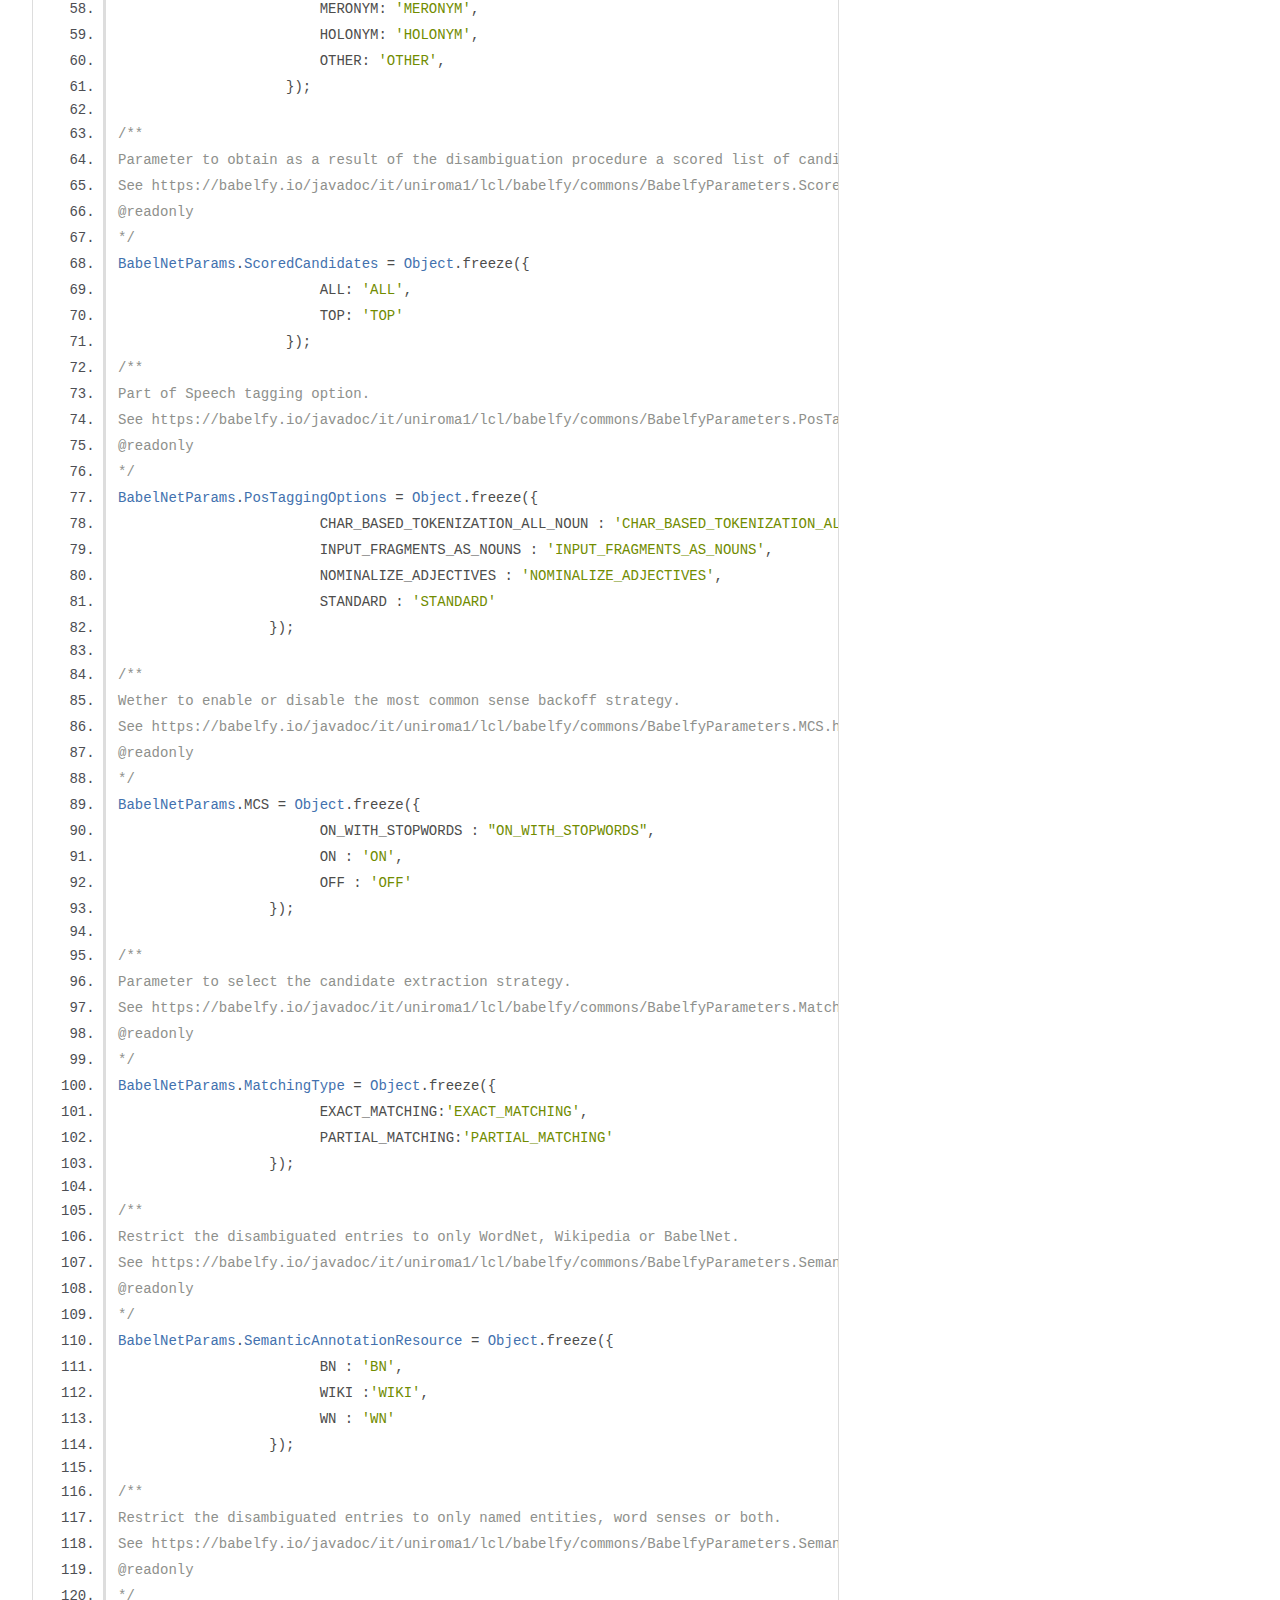
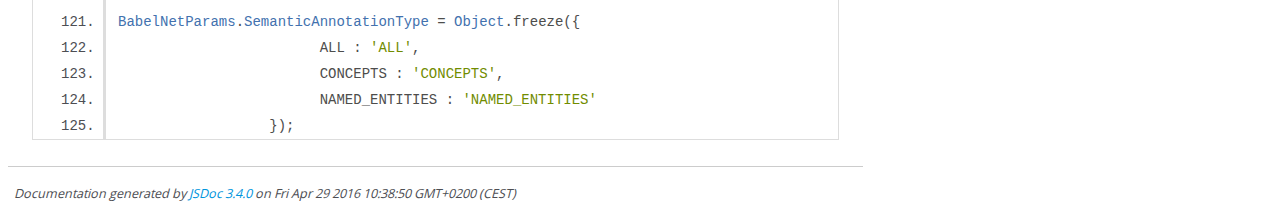
<file: doc/parameters.js.html>
<!DOCTYPE html>
<html lang="en">
<head>
    <meta charset="utf-8">
    <title>JSDoc: Source: parameters.js</title>

    <script src="scripts/prettify/prettify.js"> </script>
    <script src="scripts/prettify/lang-css.js"> </script>
    <!--[if lt IE 9]>
      <script src="//html5shiv.googlecode.com/svn/trunk/html5.js"></script>
    <![endif]-->
    <link type="text/css" rel="stylesheet" href="styles/prettify-tomorrow.css">
    <link type="text/css" rel="stylesheet" href="styles/jsdoc-default.css">
</head>

<body>

<div id="main">

    <h1 class="page-title">Source: parameters.js</h1>

    



    
    <section>
        <article>
            <pre class="prettyprint source linenums"><code>/**
 * @file This file contains a set of inmutable objects that represents all the valid values for different parameters in the API calls for BabelNet and Babelfy
 */

/**
 * Class that wraps the types of some of parameters in the BabelNet and Babelfy API calls
 * @constructor
 */
function BabelNetParams () {
};

/** PART OF SPEECH  (POS) possible values
@readonly */
BabelNetParams.PartOfSpeech = Object.freeze({
                        ADJECTIVE: 'ADJECTIVE', 
                        ADVERB: 'ADVERB', 
                        ARTICLE: 'ARTICLE', 
                        CONJUNCTION:'CONJUNCTION', 
                        DETERMINER:'DETERMINER', 
                        INTERJECTION:'INTERJECTION',
                        NOUN : 'NOUN',
                        PREPOSITION : 'PREPOSITION',
                        PRONOUN : 'PRONOUN',
                        VERB : 'VERB'
                    });

/** Available sources in BabelNet 
@readonly*/
BabelNetParams.Source = Object.freeze({
                        BABELNET: 'BABELNET', 
                        GEONM: 'GEONM', 
                        IWN: 'IWN', 
                        MSTERM:'MSTERM', 
                        OMWIKI:'OMWIKI', 
                        OMWN:'OMWN',
                        VERBNET : 'VERBNET',
                        WIKI : 'WIKI',
                        WIKIDATA : 'WIKIDATA',
                        WIKICAT : 'WIKICAT',
                        WIKIDIS: 'WIKIDIS', 
                        WIKIQU: 'WIKIQU', 
                        WIKIQUREDI: 'WIKIQUREDI', 
                        WIKIRED:'WIKIRED', 
                        WIKITR:'WIKITR', 
                        WIKT:'WIKT',
                        WIKTLB : 'WIKTLB',
                        WN : 'WN',
                        WNTR : 'WNTR',
                        WONEF : 'WONEF'
                    });


/** Type of relations
@readonly */
BabelNetParams.TypeOfRelations = Object.freeze({
                        HYPERNYM: 'HYPERNYM', 
                        HYPONYM: 'HYPONYM', 
                        MERONYM: 'MERONYM', 
                        HOLONYM: 'HOLONYM',
                        OTHER: 'OTHER', 
                    });

/**
Parameter to obtain as a result of the disambiguation procedure a scored list of candidates or only the top ranked one. 
See https://babelfy.io/javadoc/it/uniroma1/lcl/babelfy/commons/BabelfyParameters.ScoredCandidates.html
@readonly 
*/
BabelNetParams.ScoredCandidates = Object.freeze({
                        ALL: 'ALL',
                        TOP: 'TOP'
                    });
/**
Part of Speech tagging option. 
See https://babelfy.io/javadoc/it/uniroma1/lcl/babelfy/commons/BabelfyParameters.PosTaggingOptions.html
@readonly 
*/
BabelNetParams.PosTaggingOptions = Object.freeze({
                        CHAR_BASED_TOKENIZATION_ALL_NOUN : 'CHAR_BASED_TOKENIZATION_ALL_NOUN',
                        INPUT_FRAGMENTS_AS_NOUNS : 'INPUT_FRAGMENTS_AS_NOUNS',
                        NOMINALIZE_ADJECTIVES : 'NOMINALIZE_ADJECTIVES',
                        STANDARD : 'STANDARD'
                  });

/**
Wether to enable or disable the most common sense backoff strategy. 
See https://babelfy.io/javadoc/it/uniroma1/lcl/babelfy/commons/BabelfyParameters.MCS.html
@readonly
*/
BabelNetParams.MCS = Object.freeze({
                        ON_WITH_STOPWORDS : "ON_WITH_STOPWORDS",
                        ON : 'ON',
                        OFF : 'OFF'
                  });

/**
Parameter to select the candidate extraction strategy.
See https://babelfy.io/javadoc/it/uniroma1/lcl/babelfy/commons/BabelfyParameters.MatchingType.html#EXACT_MATCHING
@readonly
*/
BabelNetParams.MatchingType = Object.freeze({
                        EXACT_MATCHING:'EXACT_MATCHING',
                        PARTIAL_MATCHING:'PARTIAL_MATCHING'
                  });

/**
Restrict the disambiguated entries to only WordNet, Wikipedia or BabelNet.
See https://babelfy.io/javadoc/it/uniroma1/lcl/babelfy/commons/BabelfyParameters.SemanticAnnotationResource.html
@readonly
*/
BabelNetParams.SemanticAnnotationResource = Object.freeze({
                        BN : 'BN',
                        WIKI :'WIKI',
                        WN : 'WN'
                  });

/**
Restrict the disambiguated entries to only named entities, word senses or both.
See https://babelfy.io/javadoc/it/uniroma1/lcl/babelfy/commons/BabelfyParameters.SemanticAnnotationType.html
@readonly
*/
BabelNetParams.SemanticAnnotationType = Object.freeze({
                        ALL : 'ALL',
                        CONCEPTS : 'CONCEPTS',
                        NAMED_ENTITIES : 'NAMED_ENTITIES'
                  });
</code></pre>
        </article>
    </section>




</div>

<nav>
    <h2><a href="index.html">Home</a></h2><h3>Classes</h3><ul><li><a href="BabelNet.html">BabelNet</a></li><li><a href="BabelNetExample.html">BabelNetExample</a></li><li><a href="BabelNetParams.html">BabelNetParams</a></li></ul>
</nav>

<br class="clear">

<footer>
    Documentation generated by <a href="https://github.com/jsdoc3/jsdoc">JSDoc 3.4.0</a> on Fri Apr 29 2016 10:38:50 GMT+0200 (CEST)
</footer>

<script> prettyPrint(); </script>
<script src="scripts/linenumber.js"> </script>
</body>
</html>
</file>
<file: doc/styles/prettify-tomorrow.css>
/* Tomorrow Theme */
/* Original theme - https://github.com/chriskempson/tomorrow-theme */
/* Pretty printing styles. Used with prettify.js. */
/* SPAN elements with the classes below are added by prettyprint. */
/* plain text */
.pln {
  color: #4d4d4c; }

@media screen {
  /* string content */
  .str {
    color: #718c00; }

  /* a keyword */
  .kwd {
    color: #8959a8; }

  /* a comment */
  .com {
    color: #8e908c; }

  /* a type name */
  .typ {
    color: #4271ae; }

  /* a literal value */
  .lit {
    color: #f5871f; }

  /* punctuation */
  .pun {
    color: #4d4d4c; }

  /* lisp open bracket */
  .opn {
    color: #4d4d4c; }

  /* lisp close bracket */
  .clo {
    color: #4d4d4c; }

  /* a markup tag name */
  .tag {
    color: #c82829; }

  /* a markup attribute name */
  .atn {
    color: #f5871f; }

  /* a markup attribute value */
  .atv {
    color: #3e999f; }

  /* a declaration */
  .dec {
    color: #f5871f; }

  /* a variable name */
  .var {
    color: #c82829; }

  /* a function name */
  .fun {
    color: #4271ae; } }
/* Use higher contrast and text-weight for printable form. */
@media print, projection {
  .str {
    color: #060; }

  .kwd {
    color: #006;
    font-weight: bold; }

  .com {
    color: #600;
    font-style: italic; }

  .typ {
    color: #404;
    font-weight: bold; }

  .lit {
    color: #044; }

  .pun, .opn, .clo {
    color: #440; }

  .tag {
    color: #006;
    font-weight: bold; }

  .atn {
    color: #404; }

  .atv {
    color: #060; } }
/* Style */
/*
pre.prettyprint {
  background: white;
  font-family: Consolas, Monaco, 'Andale Mono', monospace;
  font-size: 12px;
  line-height: 1.5;
  border: 1px solid #ccc;
  padding: 10px; }
*/

/* Specify class=linenums on a pre to get line numbering */
ol.linenums {
  margin-top: 0;
  margin-bottom: 0; }

/* IE indents via margin-left */
li.L0,
li.L1,
li.L2,
li.L3,
li.L4,
li.L5,
li.L6,
li.L7,
li.L8,
li.L9 {
  /* */ }

/* Alternate shading for lines */
li.L1,
li.L3,
li.L5,
li.L7,
li.L9 {
  /* */ }
</file>
<file: doc/styles/jsdoc-default.css>
@font-face {
    font-family: 'Open Sans';
    font-weight: normal;
    font-style: normal;
    src: url('../fonts/OpenSans-Regular-webfont.eot');
    src:
        local('Open Sans'),
        local('OpenSans'),
        url('../fonts/OpenSans-Regular-webfont.eot?#iefix') format('embedded-opentype'),
        url('../fonts/OpenSans-Regular-webfont.woff') format('woff'),
        url('../fonts/OpenSans-Regular-webfont.svg#open_sansregular') format('svg');
}

@font-face {
    font-family: 'Open Sans Light';
    font-weight: normal;
    font-style: normal;
    src: url('../fonts/OpenSans-Light-webfont.eot');
    src:
        local('Open Sans Light'),
        local('OpenSans Light'),
        url('../fonts/OpenSans-Light-webfont.eot?#iefix') format('embedded-opentype'),
        url('../fonts/OpenSans-Light-webfont.woff') format('woff'),
        url('../fonts/OpenSans-Light-webfont.svg#open_sanslight') format('svg');
}

html
{
    overflow: auto;
    background-color: #fff;
    font-size: 14px;
}

body
{
    font-family: 'Open Sans', sans-serif;
    line-height: 1.5;
    color: #4d4e53;
    background-color: white;
}

a, a:visited, a:active {
    color: #0095dd;
    text-decoration: none;
}

a:hover {
    text-decoration: underline;
}

header
{
    display: block;
    padding: 0px 4px;
}

tt, code, kbd, samp {
    font-family: Consolas, Monaco, 'Andale Mono', monospace;
}

.class-description {
    font-size: 130%;
    line-height: 140%;
    margin-bottom: 1em;
    margin-top: 1em;
}

.class-description:empty {
    margin: 0;
}

#main {
    float: left;
    width: 70%;
}

article dl {
    margin-bottom: 40px;
}

section
{
    display: block;
    background-color: #fff;
    padding: 12px 24px;
    border-bottom: 1px solid #ccc;
    margin-right: 30px;
}

.variation {
    display: none;
}

.signature-attributes {
    font-size: 60%;
    color: #aaa;
    font-style: italic;
    font-weight: lighter;
}

nav
{
    display: block;
    float: right;
    margin-top: 28px;
    width: 30%;
    box-sizing: border-box;
    border-left: 1px solid #ccc;
    padding-left: 16px;
}

nav ul {
    font-family: 'Lucida Grande', 'Lucida Sans Unicode', arial, sans-serif;
    font-size: 100%;
    line-height: 17px;
    padding: 0;
    margin: 0;
    list-style-type: none;
}

nav ul a, nav ul a:visited, nav ul a:active {
    font-family: Consolas, Monaco, 'Andale Mono', monospace;
    line-height: 18px;
    color: #4D4E53;
}

nav h3 {
    margin-top: 12px;
}

nav li {
    margin-top: 6px;
}

footer {
    display: block;
    padding: 6px;
    margin-top: 12px;
    font-style: italic;
    font-size: 90%;
}

h1, h2, h3, h4 {
    font-weight: 200;
    margin: 0;
}

h1
{
    font-family: 'Open Sans Light', sans-serif;
    font-size: 48px;
    letter-spacing: -2px;
    margin: 12px 24px 20px;
}

h2, h3
{
    font-size: 30px;
    font-weight: 700;
    letter-spacing: -1px;
    margin-bottom: 12px;
}

h4
{
    font-size: 18px;
    letter-spacing: -0.33px;
    margin-bottom: 12px;
    color: #4d4e53;
}

h5, .container-overview .subsection-title
{
    font-size: 120%;
    font-weight: bold;
    letter-spacing: -0.01em;
    margin: 8px 0 3px 0;
}

h6
{
    font-size: 100%;
    letter-spacing: -0.01em;
    margin: 6px 0 3px 0;
    font-style: italic;
}

.ancestors { color: #999; }
.ancestors a
{
    color: #999 !important;
    text-decoration: none;
}

.clear
{
    clear: both;
}

.important
{
    font-weight: bold;
    color: #950B02;
}

.yes-def {
    text-indent: -1000px;
}

.type-signature {
    color: #aaa;
}

.name, .signature {
    font-family: Consolas, Monaco, 'Andale Mono', monospace;
}

.details { margin-top: 14px; border-left: 2px solid #DDD; }
.details dt { width: 120px; float: left; padding-left: 10px;  padding-top: 6px; }
.details dd { margin-left: 70px; }
.details ul { margin: 0; }
.details ul { list-style-type: none; }
.details li { margin-left: 30px; padding-top: 6px; }
.details pre.prettyprint { margin: 0 }
.details .object-value { padding-top: 0; }

.description {
    margin-bottom: 1em;
    margin-top: 1em;
}

.code-caption
{
    font-style: italic;
    font-size: 107%;
    margin: 0;
}

.prettyprint
{
    border: 1px solid #ddd;
    width: 80%;
    overflow: auto;
}

.prettyprint.source {
    width: inherit;
}

.prettyprint code
{
    font-size: 100%;
    line-height: 18px;
    display: block;
    padding: 4px 12px;
    margin: 0;
    background-color: #fff;
    color: #4D4E53;
}

.prettyprint code span.line
{
  display: inline-block;
}

.prettyprint.linenums
{
  padding-left: 70px;
  -webkit-user-select: none;
  -moz-user-select: none;
  -ms-user-select: none;
  user-select: none;
}

.prettyprint.linenums ol
{
  padding-left: 0;
}

.prettyprint.linenums li
{
  border-left: 3px #ddd solid;
}

.prettyprint.linenums li.selected,
.prettyprint.linenums li.selected *
{
  background-color: lightyellow;
}

.prettyprint.linenums li *
{
  -webkit-user-select: text;
  -moz-user-select: text;
  -ms-user-select: text;
  user-select: text;
}

.params, .props
{
    border-spacing: 0;
    border: 0;
    border-collapse: collapse;
}

.params .name, .props .name, .name code {
    color: #4D4E53;
    font-family: Consolas, Monaco, 'Andale Mono', monospace;
    font-size: 100%;
}

.params td, .params th, .props td, .props th
{
    border: 1px solid #ddd;
    margin: 0px;
    text-align: left;
    vertical-align: top;
    padding: 4px 6px;
    display: table-cell;
}

.params thead tr, .props thead tr
{
    background-color: #ddd;
    font-weight: bold;
}

.params .params thead tr, .props .props thead tr
{
    background-color: #fff;
    font-weight: bold;
}

.params th, .props th { border-right: 1px solid #aaa; }
.params thead .last, .props thead .last { border-right: 1px solid #ddd; }

.params td.description > p:first-child,
.props td.description > p:first-child
{
    margin-top: 0;
    padding-top: 0;
}

.params td.description > p:last-child,
.props td.description > p:last-child
{
    margin-bottom: 0;
    padding-bottom: 0;
}

.disabled {
    color: #454545;
}
</file>
